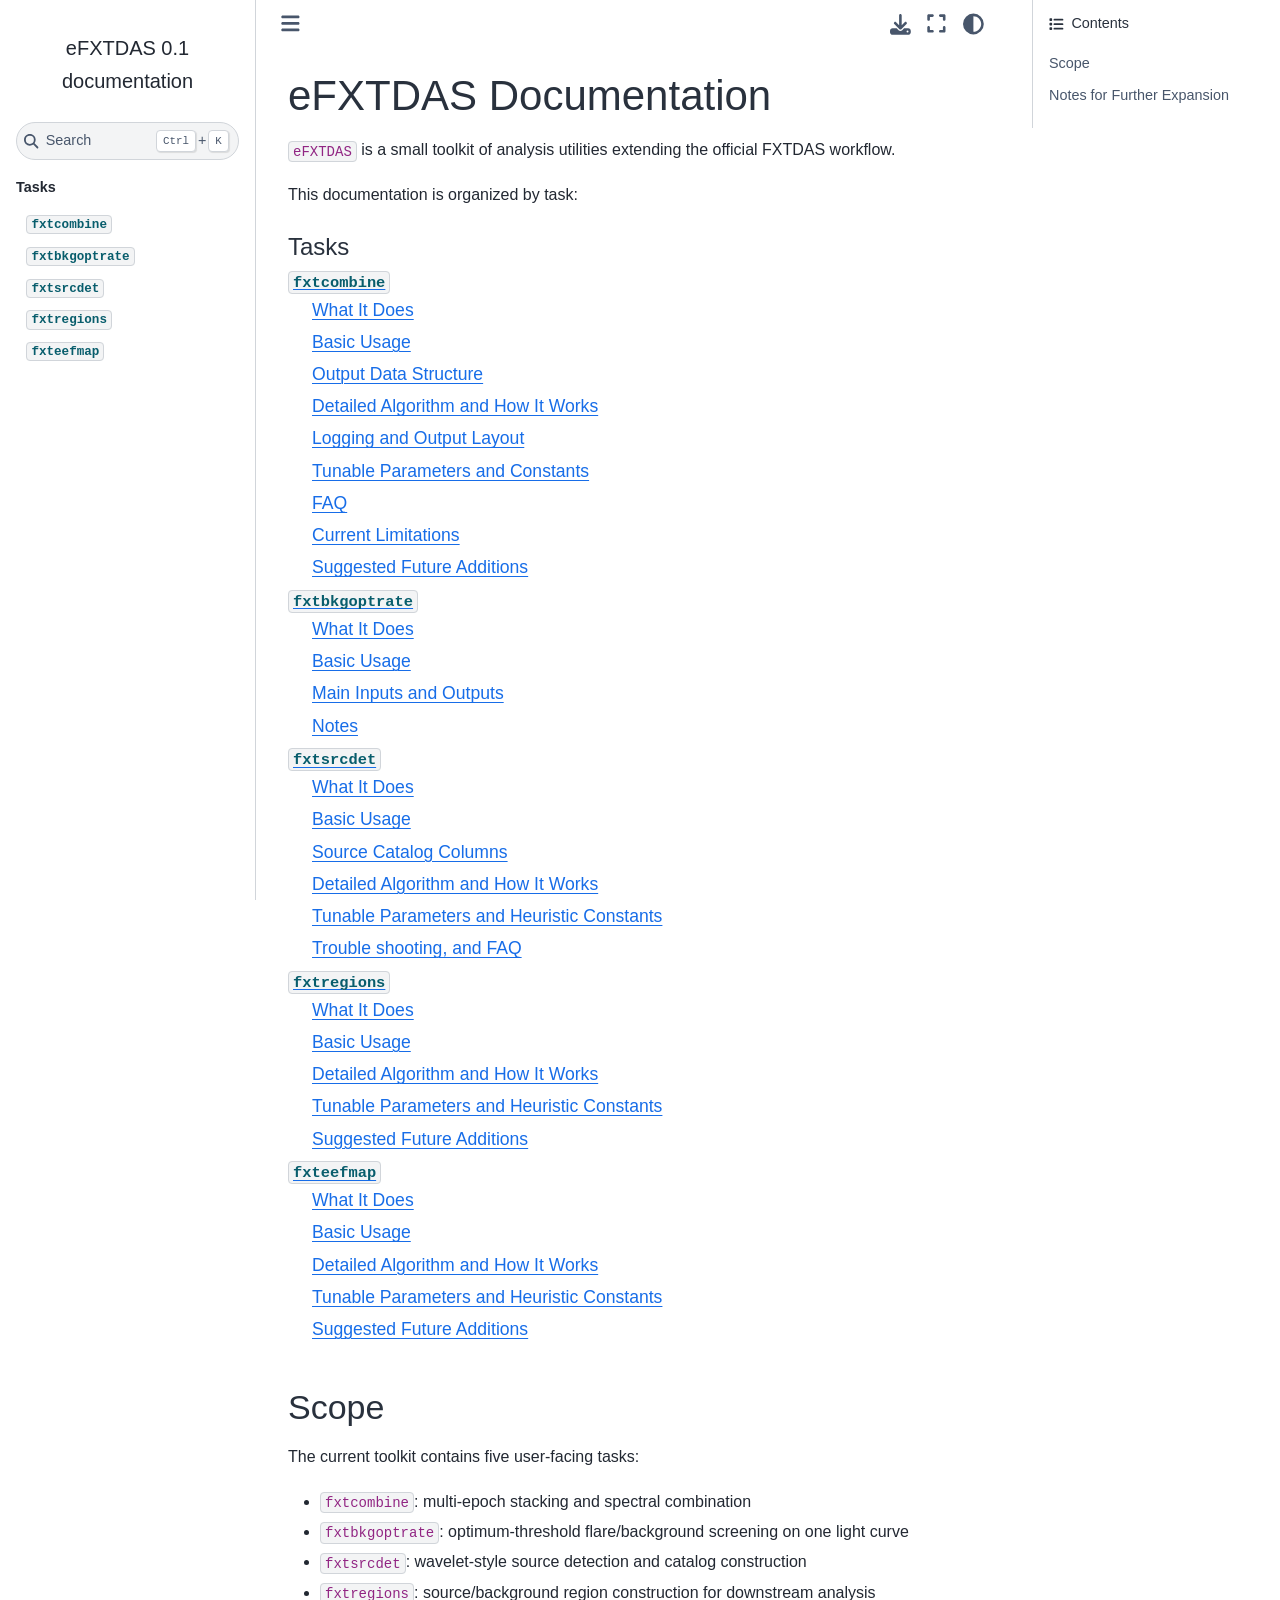
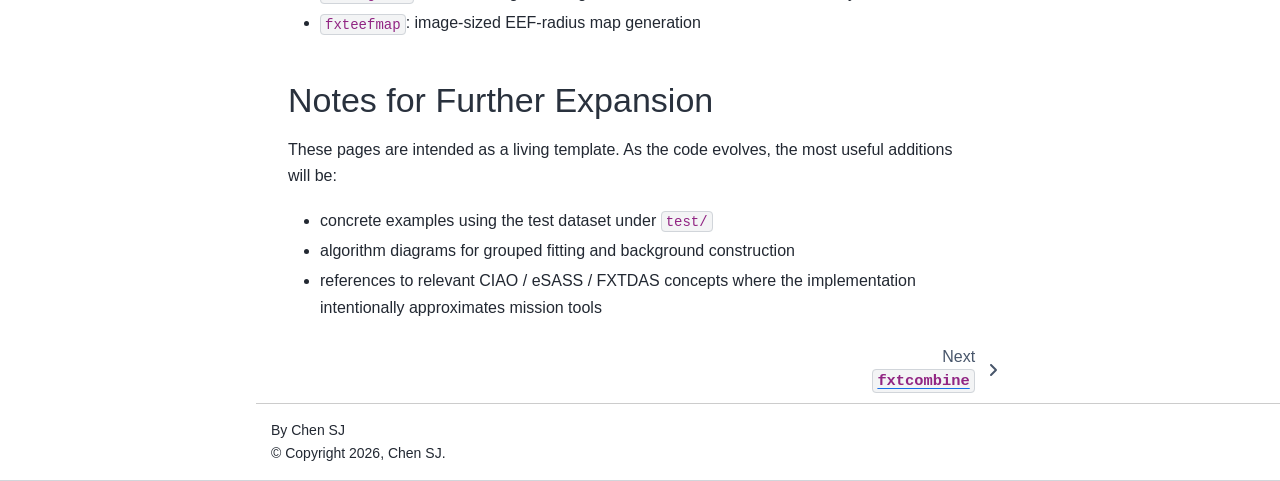
<file: docs/_build/html/index.html>
<!DOCTYPE html>


<html lang="en" data-content_root="./" >

  <head>
    <meta charset="utf-8" />
    <meta name="viewport" content="width=device-width, initial-scale=1.0" /><meta name="viewport" content="width=device-width, initial-scale=1" />

    <title>eFXTDAS Documentation &#8212; eFXTDAS 0.1 documentation</title>
  
  
  
  <script data-cfasync="false">
    document.documentElement.dataset.mode = localStorage.getItem("mode") || "";
    document.documentElement.dataset.theme = localStorage.getItem("theme") || "";
  </script>
  <!--
    this give us a css class that will be invisible only if js is disabled
  -->
  <noscript>
    <style>
      .pst-js-only { display: none !important; }

    </style>
  </noscript>
  
  <!-- Loaded before other Sphinx assets -->
  <link href="_static/styles/theme.css?digest=8878045cc6db502f8baf" rel="stylesheet" />
<link href="_static/styles/pydata-sphinx-theme.css?digest=8878045cc6db502f8baf" rel="stylesheet" />

    <link rel="stylesheet" type="text/css" href="_static/pygments.css?v=8f2a1f02" />
    <link rel="stylesheet" type="text/css" href="_static/styles/sphinx-book-theme.css?v=3c74b3bc" />
    <link rel="stylesheet" type="text/css" href="_static/custom.css?v=6dabc696" />
  
  <!-- So that users can add custom icons -->
  <script src="_static/scripts/fontawesome.js?digest=8878045cc6db502f8baf"></script>
  <!-- Pre-loaded scripts that we'll load fully later -->
  <link rel="preload" as="script" href="_static/scripts/bootstrap.js?digest=8878045cc6db502f8baf" />
<link rel="preload" as="script" href="_static/scripts/pydata-sphinx-theme.js?digest=8878045cc6db502f8baf" />

    <script src="_static/documentation_options.js?v=e1a75a79"></script>
    <script src="_static/doctools.js?v=9bcbadda"></script>
    <script src="_static/sphinx_highlight.js?v=dc90522c"></script>
    <script src="_static/scripts/sphinx-book-theme.js?v=fab101a9"></script>
    <script>DOCUMENTATION_OPTIONS.pagename = 'index';</script>
    <link rel="index" title="Index" href="genindex.html" />
    <link rel="search" title="Search" href="search.html" />
    <link rel="next" title="fxtcombine" href="fxtcombine.html" />
  <meta name="viewport" content="width=device-width, initial-scale=1"/>
  <meta name="docsearch:language" content="en"/>
  <meta name="docsearch:version" content="" />
  </head>
  
  
  <body data-bs-spy="scroll" data-bs-target=".bd-toc-nav" data-offset="180" data-bs-root-margin="0px 0px -60%" data-default-mode="">

  
  
  <div id="pst-skip-link" class="skip-link d-print-none"><a href="#main-content">Skip to main content</a></div>
  
  <div id="pst-scroll-pixel-helper"></div>
  
  <button type="button" class="btn rounded-pill" id="pst-back-to-top">
    <i class="fa-solid fa-arrow-up"></i>Back to top</button>

  
  <dialog id="pst-search-dialog">
    
<form class="bd-search d-flex align-items-center"
      action="search.html"
      method="get">
  <i class="fa-solid fa-magnifying-glass"></i>
  <input type="search"
         class="form-control"
         name="q"
         placeholder="Search..."
         aria-label="Search..."
         autocomplete="off"
         autocorrect="off"
         autocapitalize="off"
         spellcheck="false"/>
  <span class="search-button__kbd-shortcut"><kbd class="kbd-shortcut__modifier">Ctrl</kbd>+<kbd>K</kbd></span>
</form>
  </dialog>

  <div class="pst-async-banner-revealer d-none">
  <aside id="bd-header-version-warning" class="d-none d-print-none" aria-label="Version warning"></aside>
</div>

  
    <header class="bd-header navbar navbar-expand-lg bd-navbar d-print-none">
    </header>
  

  <div class="bd-container">
    <div class="bd-container__inner bd-page-width">
      
      
      
        
      
      <dialog id="pst-primary-sidebar-modal"></dialog>
      <div id="pst-primary-sidebar" class="bd-sidebar-primary bd-sidebar">
        

  
  <div class="sidebar-header-items sidebar-primary__section">
    
    
    
    
  </div>
  
    <div class="sidebar-primary-items__start sidebar-primary__section">
        <div class="sidebar-primary-item">

  
    
  

<a class="navbar-brand logo" href="#">
  
  
  
  
  
  
    <p class="title logo__title">eFXTDAS 0.1 documentation</p>
  
</a></div>
        <div class="sidebar-primary-item">

<button class="btn search-button-field search-button__button pst-js-only" title="Search" aria-label="Search" data-bs-placement="bottom" data-bs-toggle="tooltip">
 <i class="fa-solid fa-magnifying-glass"></i>
 <span class="search-button__default-text">Search</span>
 <span class="search-button__kbd-shortcut"><kbd class="kbd-shortcut__modifier">Ctrl</kbd>+<kbd class="kbd-shortcut__modifier">K</kbd></span>
</button></div>
        <div class="sidebar-primary-item"><nav class="bd-links bd-docs-nav" aria-label="Main">
    <div class="bd-toc-item navbar-nav active">
        <p aria-level="2" class="caption" role="heading"><span class="caption-text">Tasks</span></p>
<ul class="nav bd-sidenav">
<li class="toctree-l1"><a class="reference internal" href="fxtcombine.html"><code class="docutils literal notranslate"><span class="pre">fxtcombine</span></code></a></li>
<li class="toctree-l1"><a class="reference internal" href="fxtbkgoptrate.html"><code class="docutils literal notranslate"><span class="pre">fxtbkgoptrate</span></code></a></li>
<li class="toctree-l1"><a class="reference internal" href="fxtsrcdet.html"><code class="docutils literal notranslate"><span class="pre">fxtsrcdet</span></code></a></li>
<li class="toctree-l1"><a class="reference internal" href="fxtregions.html"><code class="docutils literal notranslate"><span class="pre">fxtregions</span></code></a></li>
<li class="toctree-l1"><a class="reference internal" href="fxteefmap.html"><code class="docutils literal notranslate"><span class="pre">fxteefmap</span></code></a></li>
</ul>

    </div>
</nav></div>
    </div>
  
  
  <div class="sidebar-primary-items__end sidebar-primary__section">
      <div class="sidebar-primary-item">
<div id="ethical-ad-placement"
      class="flat"
      data-ea-publisher="readthedocs"
      data-ea-type="readthedocs-sidebar"
      data-ea-manual="true">
</div></div>
  </div>


      </div>
      
      <main id="main-content" class="bd-main" role="main">
        
        

<div class="sbt-scroll-pixel-helper"></div>

          <div class="bd-content">
            <div class="bd-article-container">
              
              <div class="bd-header-article d-print-none">
<div class="header-article-items header-article__inner">
  
    <div class="header-article-items__start">
      
        <div class="header-article-item"><button class="sidebar-toggle primary-toggle btn btn-sm" title="Toggle primary sidebar" data-bs-placement="bottom" data-bs-toggle="tooltip">
  <span class="fa-solid fa-bars"></span>
</button></div>
      
    </div>
  
  
    <div class="header-article-items__end">
      
        <div class="header-article-item">

<div class="article-header-buttons">





<div class="dropdown dropdown-download-buttons">
  <button class="btn dropdown-toggle" type="button" data-bs-toggle="dropdown" aria-expanded="false" aria-label="Download this page">
    <i class="fas fa-download"></i>
  </button>
  <ul class="dropdown-menu">
      
      
      
      <li><a href="_sources/index.md" target="_blank"
   class="btn btn-sm btn-download-source-button dropdown-item"
   title="Download source file"
   data-bs-placement="left" data-bs-toggle="tooltip"
>
  

<span class="btn__icon-container">
  <i class="fas fa-file"></i>
  </span>
<span class="btn__text-container">.md</span>
</a>
</li>
      
      
      
      
      <li>
<button onclick="window.print()"
  class="btn btn-sm btn-download-pdf-button dropdown-item"
  title="Print to PDF"
  data-bs-placement="left" data-bs-toggle="tooltip"
>
  

<span class="btn__icon-container">
  <i class="fas fa-file-pdf"></i>
  </span>
<span class="btn__text-container">.pdf</span>
</button>
</li>
      
  </ul>
</div>




<button onclick="toggleFullScreen()"
  class="btn btn-sm btn-fullscreen-button pst-navbar-icon"
  title="Fullscreen mode"
  data-bs-placement="bottom" data-bs-toggle="tooltip"
>
  

<span class="btn__icon-container">
  <i class="fas fa-expand"></i>
  </span>

</button>



<button class="btn btn-sm nav-link pst-navbar-icon theme-switch-button pst-js-only" aria-label="Color mode" data-bs-title="Color mode"  data-bs-placement="bottom" data-bs-toggle="tooltip">
  <i class="theme-switch fa-solid fa-sun                fa-lg" data-mode="light" title="Light"></i>
  <i class="theme-switch fa-solid fa-moon               fa-lg" data-mode="dark"  title="Dark"></i>
  <i class="theme-switch fa-solid fa-circle-half-stroke fa-lg" data-mode="auto"  title="System Settings"></i>
</button>


<button class="btn btn-sm pst-navbar-icon search-button search-button__button pst-js-only" title="Search" aria-label="Search" data-bs-placement="bottom" data-bs-toggle="tooltip">
    <i class="fa-solid fa-magnifying-glass fa-lg"></i>
</button>
<button class="sidebar-toggle secondary-toggle btn btn-sm pst-navbar-icon" title="Toggle secondary sidebar" data-bs-placement="bottom" data-bs-toggle="tooltip">
    <span class="fa-solid fa-list"></span>
</button>
</div></div>
      
    </div>
  
</div>
</div>
              
              

<div id="jb-print-docs-body" class="onlyprint">
    <h1>eFXTDAS Documentation</h1>
    <!-- Table of contents -->
    <div id="print-main-content">
        <div id="jb-print-toc">
            
            <div>
                <h2> Contents </h2>
            </div>
            <nav aria-label="Page">
                <ul class="visible nav section-nav flex-column">
<li class="toc-h2 nav-item toc-entry"><a class="reference internal nav-link" href="#scope">Scope</a></li>
<li class="toc-h2 nav-item toc-entry"><a class="reference internal nav-link" href="#notes-for-further-expansion">Notes for Further Expansion</a></li>
</ul>
            </nav>
        </div>
    </div>
</div>

              
                
<div id="searchbox"></div>
                <article class="bd-article">
                  
  <section id="efxtdas-documentation">
<h1>eFXTDAS Documentation<a class="headerlink" href="#efxtdas-documentation" title="Link to this heading">#</a></h1>
<p><code class="docutils literal notranslate"><span class="pre">eFXTDAS</span></code> is a small toolkit of analysis utilities extending the official FXTDAS workflow.</p>
<p>This documentation is organized by task:</p>
<div class="toctree-wrapper compound">
<p aria-level="2" class="caption" role="heading"><span class="caption-text">Tasks</span></p>
<ul>
<li class="toctree-l1"><a class="reference internal" href="fxtcombine.html"><code class="docutils literal notranslate"><span class="pre">fxtcombine</span></code></a><ul>
<li class="toctree-l2"><a class="reference internal" href="fxtcombine.html#what-it-does">What It Does</a></li>
<li class="toctree-l2"><a class="reference internal" href="fxtcombine.html#basic-usage">Basic Usage</a></li>
<li class="toctree-l2"><a class="reference internal" href="fxtcombine.html#output-data-structure">Output Data Structure</a></li>
<li class="toctree-l2"><a class="reference internal" href="fxtcombine.html#detailed-algorithm-and-how-it-works">Detailed Algorithm and How It Works</a></li>
<li class="toctree-l2"><a class="reference internal" href="fxtcombine.html#logging-and-output-layout">Logging and Output Layout</a></li>
<li class="toctree-l2"><a class="reference internal" href="fxtcombine.html#tunable-parameters-and-constants">Tunable Parameters and Constants</a></li>
<li class="toctree-l2"><a class="reference internal" href="fxtcombine.html#faq">FAQ</a></li>
<li class="toctree-l2"><a class="reference internal" href="fxtcombine.html#current-limitations">Current Limitations</a></li>
<li class="toctree-l2"><a class="reference internal" href="fxtcombine.html#suggested-future-additions">Suggested Future Additions</a></li>
</ul>
</li>
<li class="toctree-l1"><a class="reference internal" href="fxtbkgoptrate.html"><code class="docutils literal notranslate"><span class="pre">fxtbkgoptrate</span></code></a><ul>
<li class="toctree-l2"><a class="reference internal" href="fxtbkgoptrate.html#what-it-does">What It Does</a></li>
<li class="toctree-l2"><a class="reference internal" href="fxtbkgoptrate.html#basic-usage">Basic Usage</a></li>
<li class="toctree-l2"><a class="reference internal" href="fxtbkgoptrate.html#main-inputs-and-outputs">Main Inputs and Outputs</a></li>
<li class="toctree-l2"><a class="reference internal" href="fxtbkgoptrate.html#notes">Notes</a></li>
</ul>
</li>
<li class="toctree-l1"><a class="reference internal" href="fxtsrcdet.html"><code class="docutils literal notranslate"><span class="pre">fxtsrcdet</span></code></a><ul>
<li class="toctree-l2"><a class="reference internal" href="fxtsrcdet.html#what-it-does">What It Does</a></li>
<li class="toctree-l2"><a class="reference internal" href="fxtsrcdet.html#basic-usage">Basic Usage</a></li>
<li class="toctree-l2"><a class="reference internal" href="fxtsrcdet.html#source-catalog-columns">Source Catalog Columns</a></li>
<li class="toctree-l2"><a class="reference internal" href="fxtsrcdet.html#detailed-algorithm-and-how-it-works">Detailed Algorithm and How It Works</a></li>
<li class="toctree-l2"><a class="reference internal" href="fxtsrcdet.html#tunable-parameters-and-heuristic-constants">Tunable Parameters and Heuristic Constants</a></li>
<li class="toctree-l2"><a class="reference internal" href="fxtsrcdet.html#trouble-shooting-and-faq">Trouble shooting, and FAQ</a></li>
</ul>
</li>
<li class="toctree-l1"><a class="reference internal" href="fxtregions.html"><code class="docutils literal notranslate"><span class="pre">fxtregions</span></code></a><ul>
<li class="toctree-l2"><a class="reference internal" href="fxtregions.html#what-it-does">What It Does</a></li>
<li class="toctree-l2"><a class="reference internal" href="fxtregions.html#basic-usage">Basic Usage</a></li>
<li class="toctree-l2"><a class="reference internal" href="fxtregions.html#detailed-algorithm-and-how-it-works">Detailed Algorithm and How It Works</a></li>
<li class="toctree-l2"><a class="reference internal" href="fxtregions.html#tunable-parameters-and-heuristic-constants">Tunable Parameters and Heuristic Constants</a></li>
<li class="toctree-l2"><a class="reference internal" href="fxtregions.html#suggested-future-additions">Suggested Future Additions</a></li>
</ul>
</li>
<li class="toctree-l1"><a class="reference internal" href="fxteefmap.html"><code class="docutils literal notranslate"><span class="pre">fxteefmap</span></code></a><ul>
<li class="toctree-l2"><a class="reference internal" href="fxteefmap.html#what-it-does">What It Does</a></li>
<li class="toctree-l2"><a class="reference internal" href="fxteefmap.html#basic-usage">Basic Usage</a></li>
<li class="toctree-l2"><a class="reference internal" href="fxteefmap.html#detailed-algorithm-and-how-it-works">Detailed Algorithm and How It Works</a></li>
<li class="toctree-l2"><a class="reference internal" href="fxteefmap.html#tunable-parameters-and-heuristic-constants">Tunable Parameters and Heuristic Constants</a></li>
<li class="toctree-l2"><a class="reference internal" href="fxteefmap.html#suggested-future-additions">Suggested Future Additions</a></li>
</ul>
</li>
</ul>
</div>
<section id="scope">
<h2>Scope<a class="headerlink" href="#scope" title="Link to this heading">#</a></h2>
<p>The current toolkit contains five user-facing tasks:</p>
<ul class="simple">
<li><p><code class="docutils literal notranslate"><span class="pre">fxtcombine</span></code>: multi-epoch stacking and spectral combination</p></li>
<li><p><code class="docutils literal notranslate"><span class="pre">fxtbkgoptrate</span></code>: optimum-threshold flare/background screening on one light curve</p></li>
<li><p><code class="docutils literal notranslate"><span class="pre">fxtsrcdet</span></code>: wavelet-style source detection and catalog construction</p></li>
<li><p><code class="docutils literal notranslate"><span class="pre">fxtregions</span></code>: source/background region construction for downstream analysis</p></li>
<li><p><code class="docutils literal notranslate"><span class="pre">fxteefmap</span></code>: image-sized EEF-radius map generation</p></li>
</ul>
</section>
<section id="notes-for-further-expansion">
<h2>Notes for Further Expansion<a class="headerlink" href="#notes-for-further-expansion" title="Link to this heading">#</a></h2>
<p>These pages are intended as a living template. As the code evolves, the most useful additions will be:</p>
<ul class="simple">
<li><p>concrete examples using the test dataset under <code class="docutils literal notranslate"><span class="pre">test/</span></code></p></li>
<li><p>algorithm diagrams for grouped fitting and background construction</p></li>
<li><p>references to relevant CIAO / eSASS / FXTDAS concepts where the implementation intentionally approximates mission tools</p></li>
</ul>
</section>
</section>


                </article>
              

              
              
              
              
                <footer class="prev-next-footer d-print-none">
                  
<div class="prev-next-area">
    <a class="right-next"
       href="fxtcombine.html"
       title="next page">
      <div class="prev-next-info">
        <p class="prev-next-subtitle">next</p>
        <p class="prev-next-title"><code class="docutils literal notranslate"><span class="pre">fxtcombine</span></code></p>
      </div>
      <i class="fa-solid fa-angle-right"></i>
    </a>
</div>
                </footer>
              
            </div>
            
            
              
                <dialog id="pst-secondary-sidebar-modal"></dialog>
                <div id="pst-secondary-sidebar" class="bd-sidebar-secondary bd-toc"><div class="sidebar-secondary-items sidebar-secondary__inner">


  <div class="sidebar-secondary-item"><div
    id="pst-page-navigation-heading-2"
    class="page-toc tocsection onthispage">
    <i class="fa-solid fa-list"></i> Contents
  </div>
  <nav id="pst-page-toc-nav" class="page-toc" aria-labelledby="pst-page-navigation-heading-2">
    <ul class="visible nav section-nav flex-column">
<li class="toc-h2 nav-item toc-entry"><a class="reference internal nav-link" href="#scope">Scope</a></li>
<li class="toc-h2 nav-item toc-entry"><a class="reference internal nav-link" href="#notes-for-further-expansion">Notes for Further Expansion</a></li>
</ul>
  </nav></div>

</div></div>
              
            
          </div>
          <footer class="bd-footer-content">
            
<div class="bd-footer-content__inner container">
  
  <div class="footer-item">
    
<p class="component-author">
By Chen SJ
</p>

  </div>
  
  <div class="footer-item">
    

  <p class="copyright">
    
      © Copyright 2026, Chen SJ.
      <br/>
    
  </p>

  </div>
  
  <div class="footer-item">
    
  </div>
  
  <div class="footer-item">
    
  </div>
  
</div>
          </footer>
        

      </main>
    </div>
  </div>
  
  <!-- Scripts loaded after <body> so the DOM is not blocked -->
  <script defer src="_static/scripts/bootstrap.js?digest=8878045cc6db502f8baf"></script>
<script defer src="_static/scripts/pydata-sphinx-theme.js?digest=8878045cc6db502f8baf"></script>

  <footer class="bd-footer">
  </footer>
  </body>
</html>
</file>
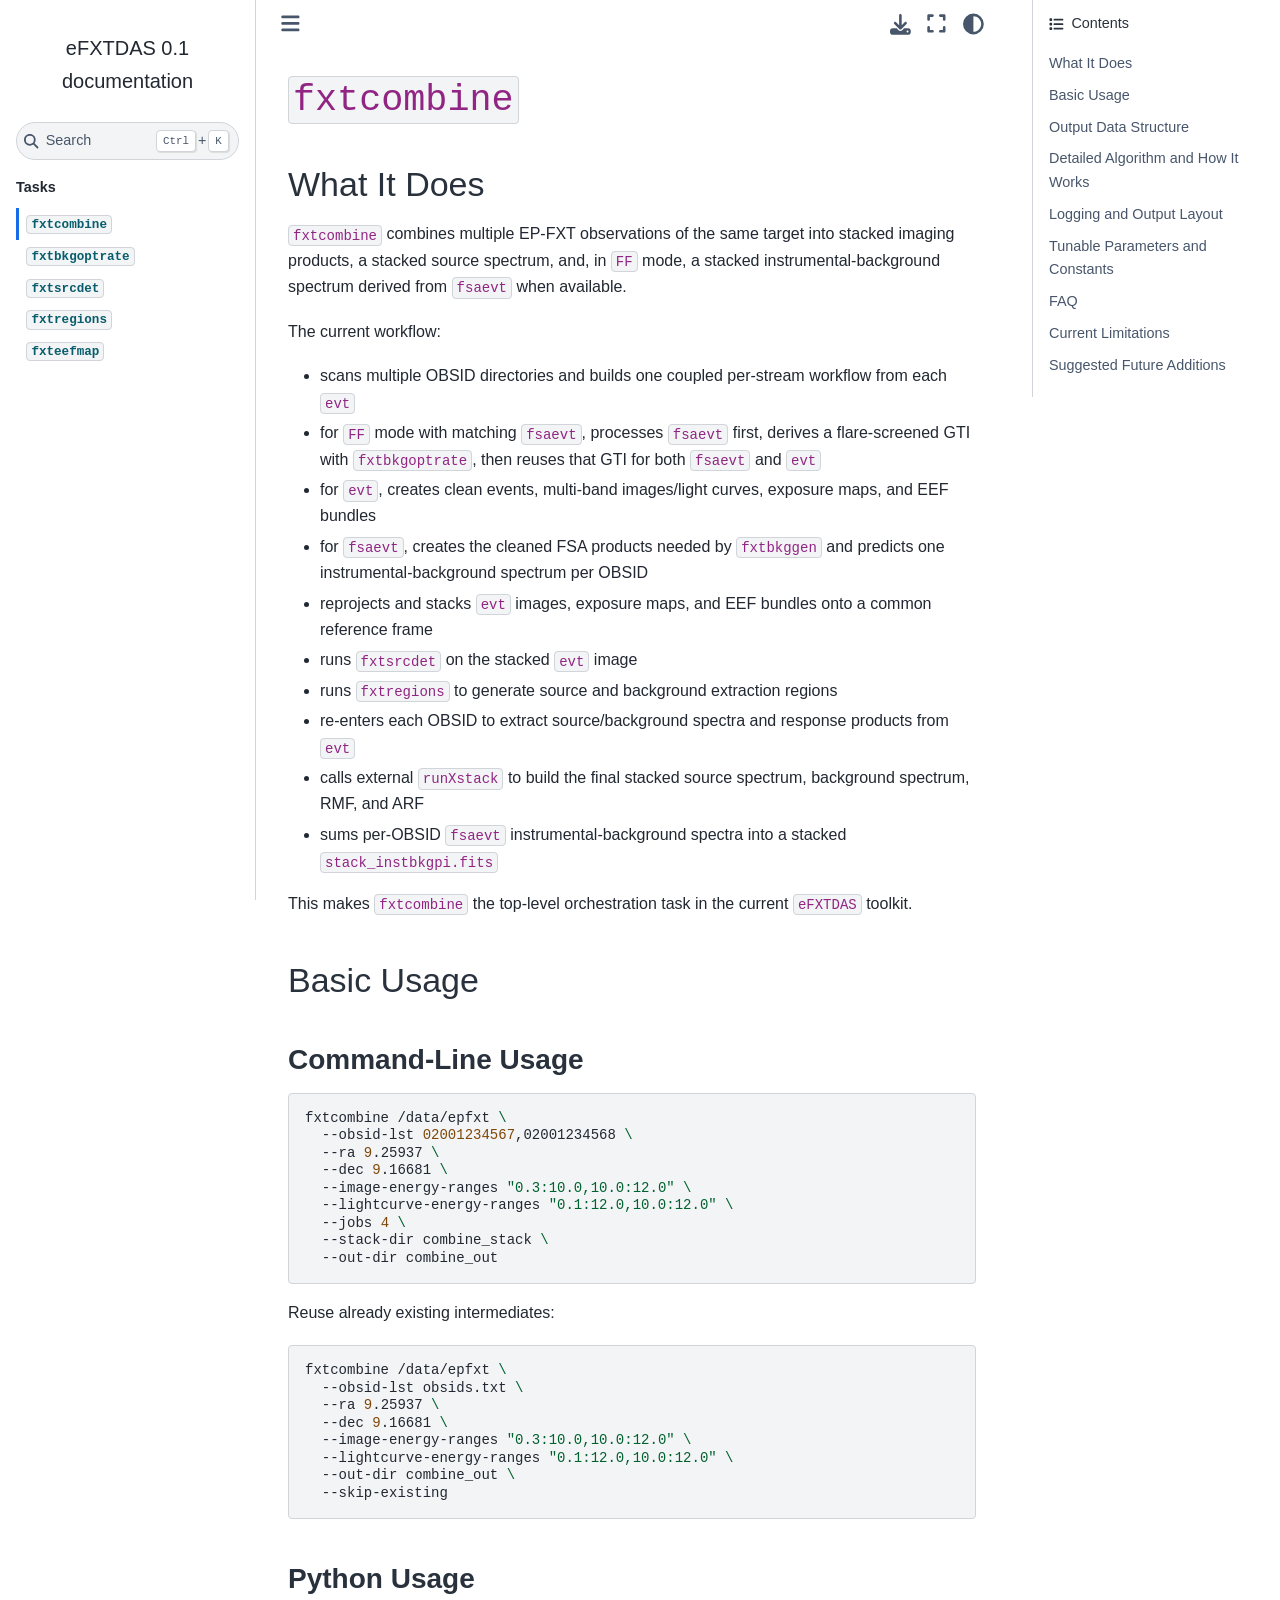
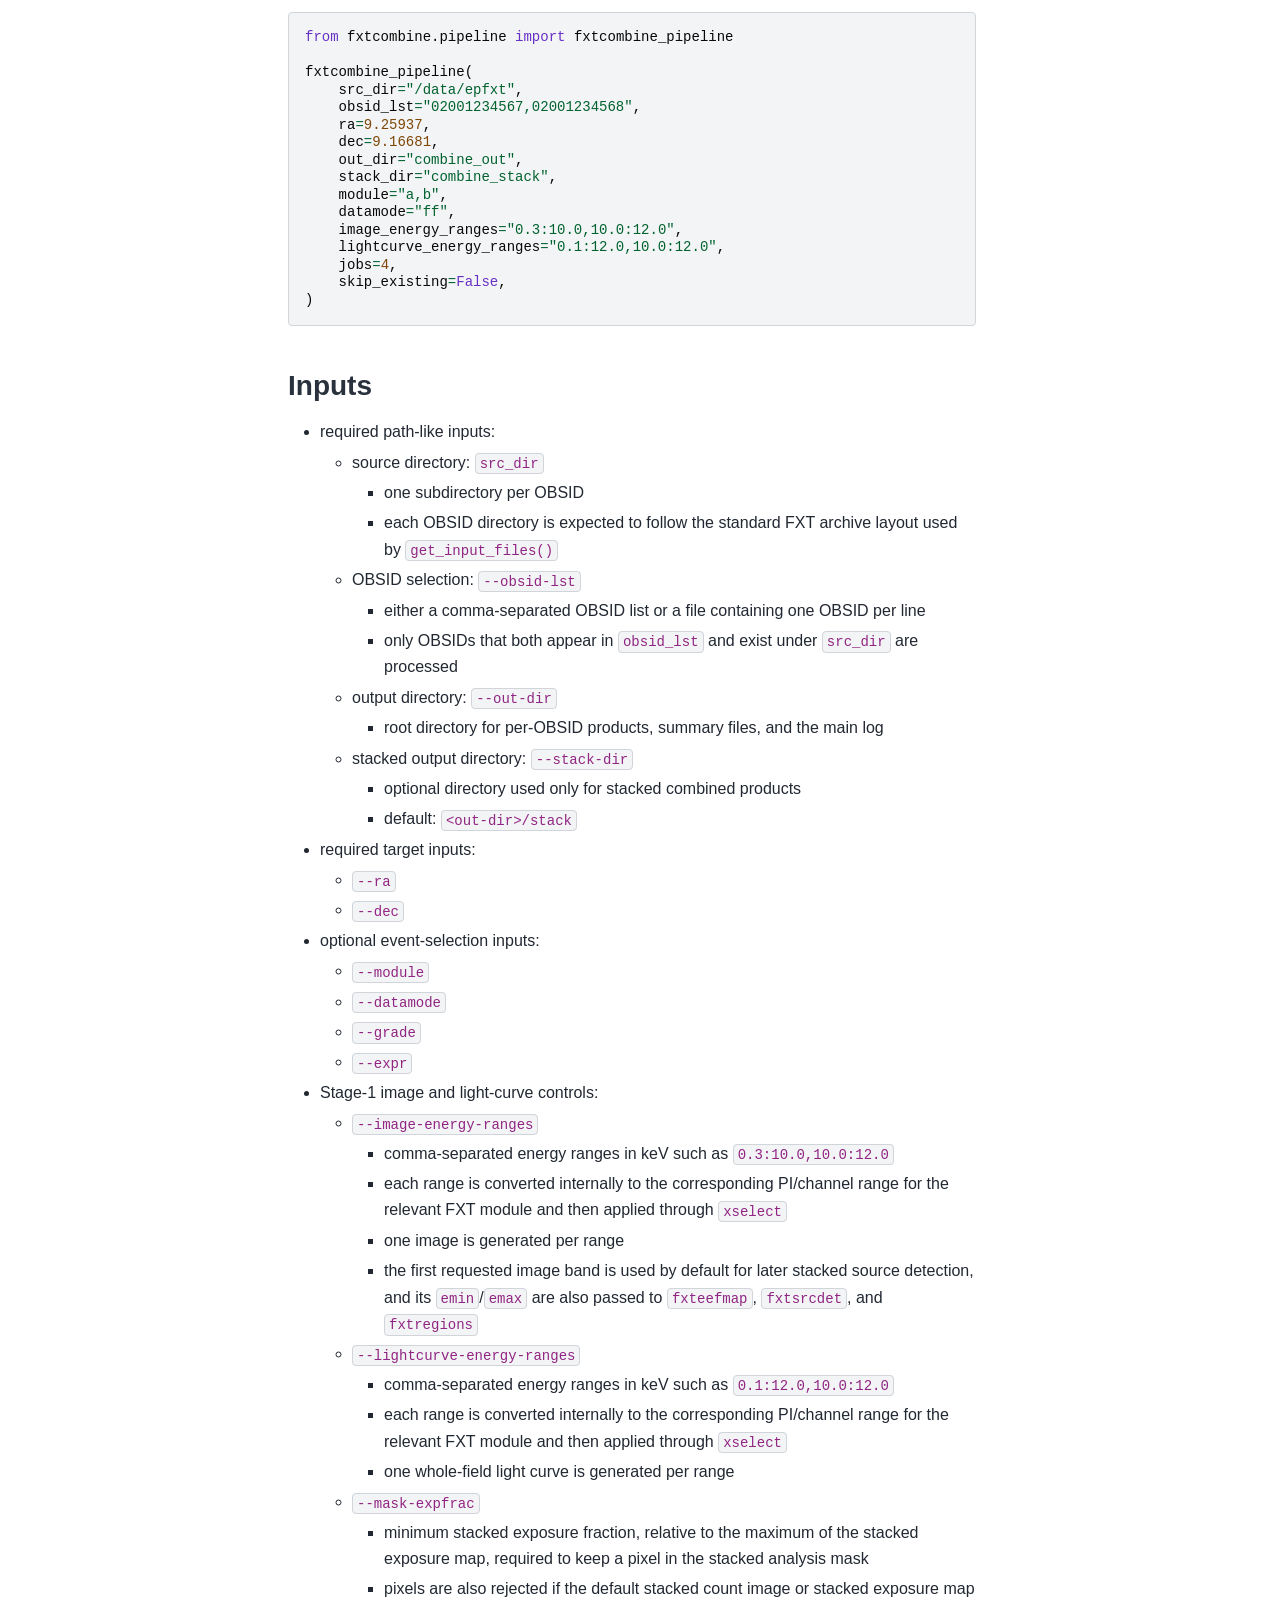
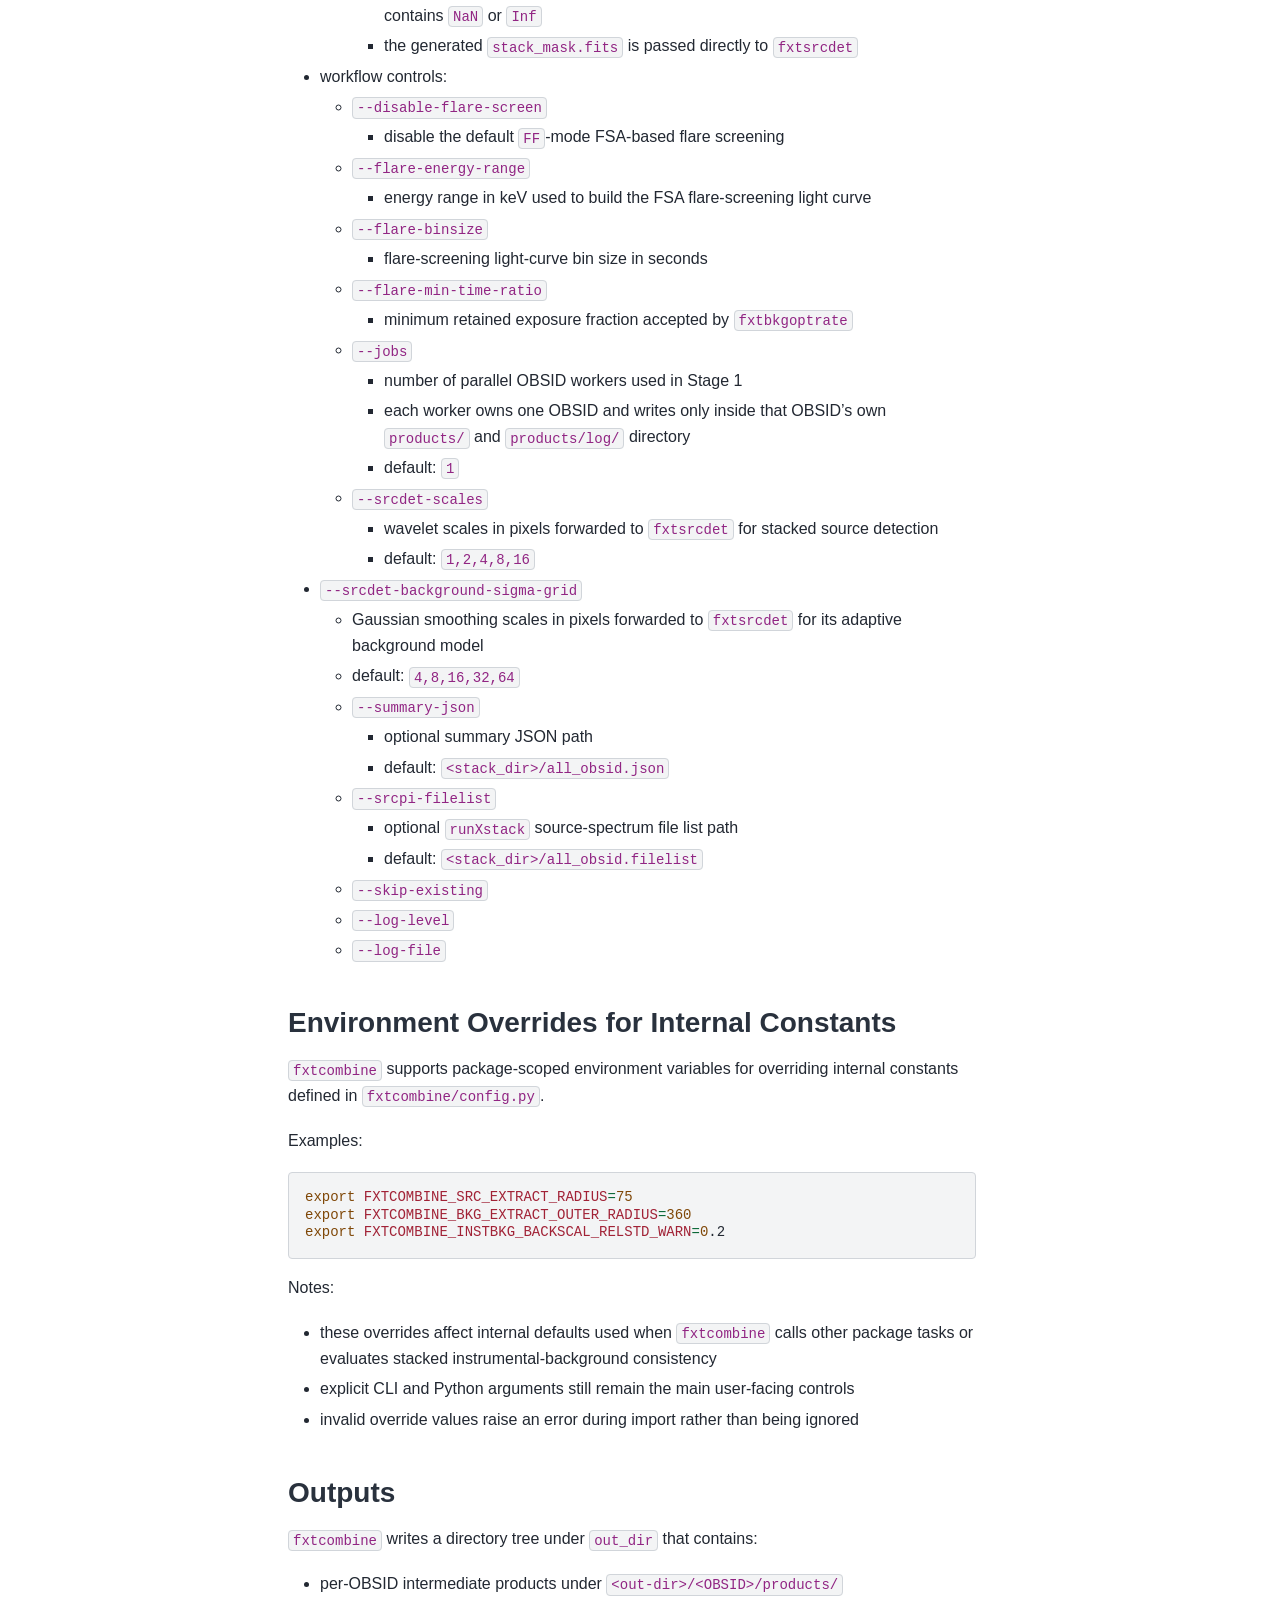
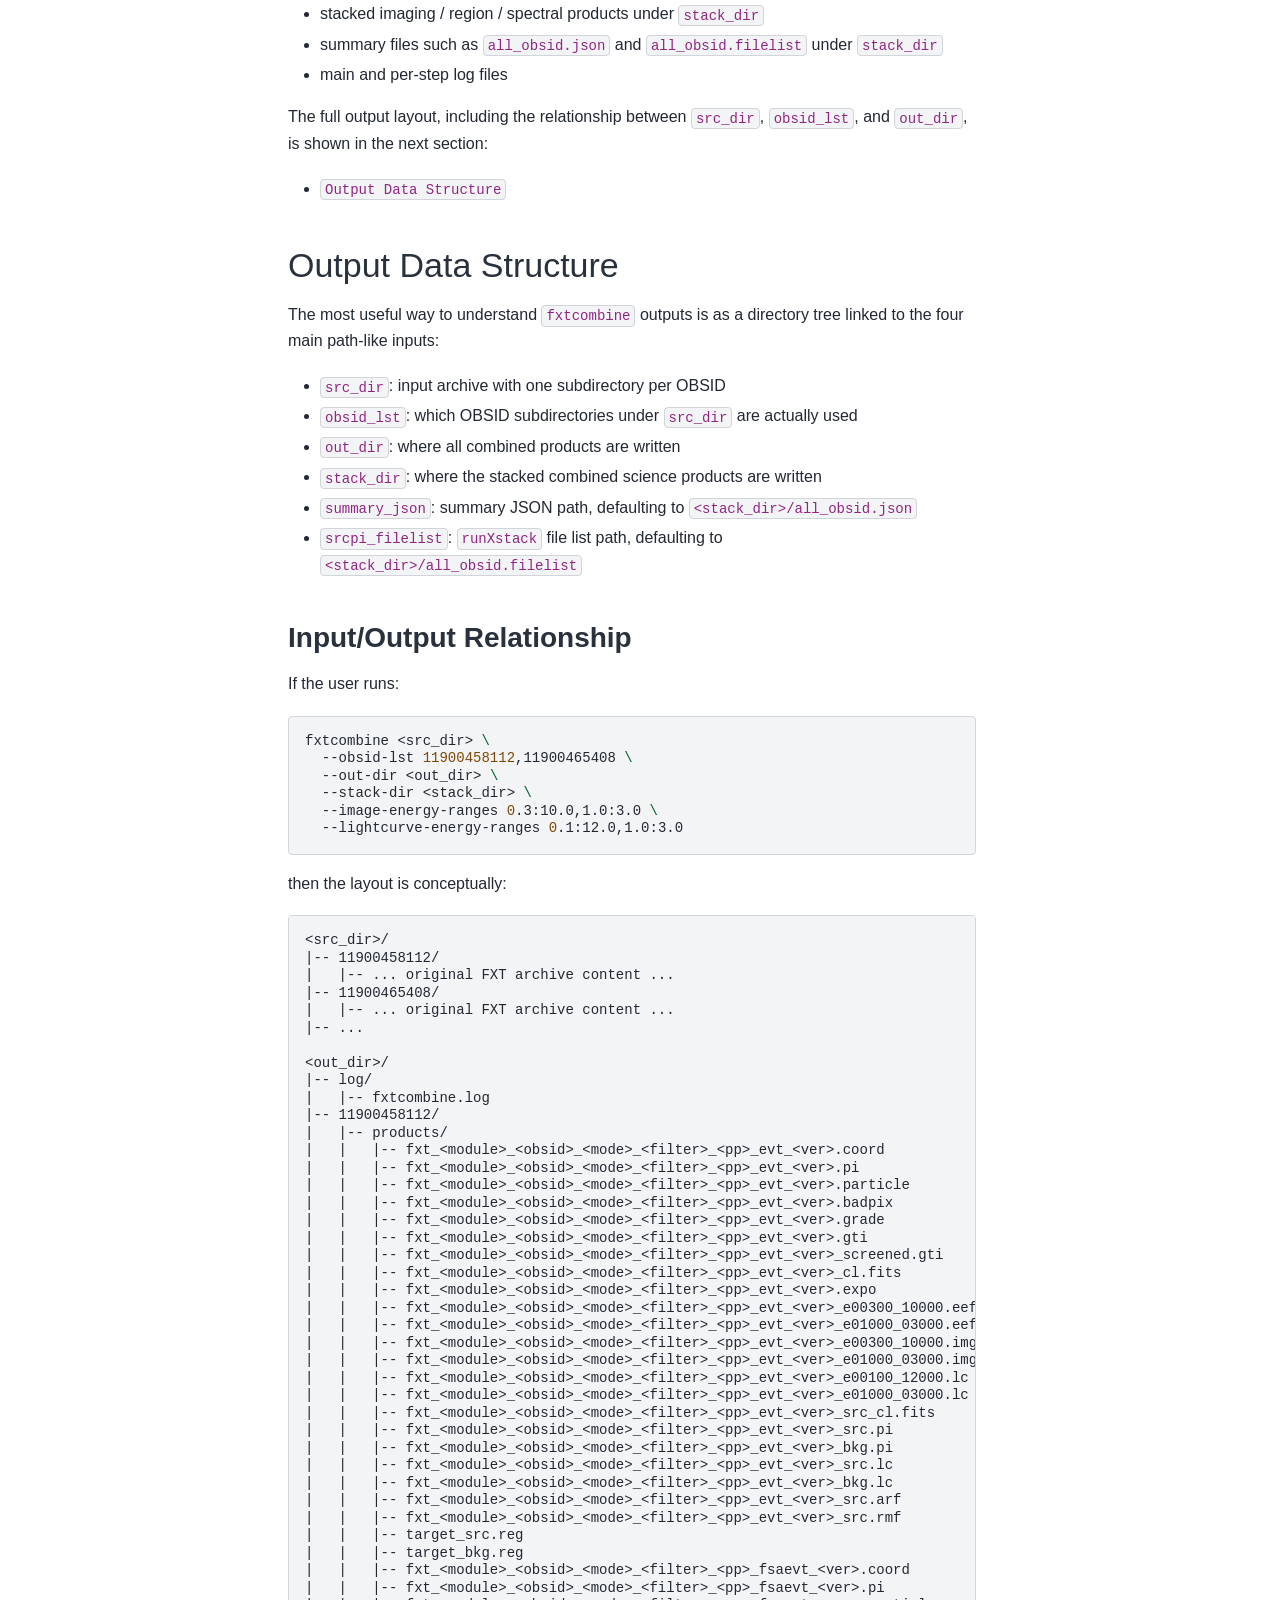
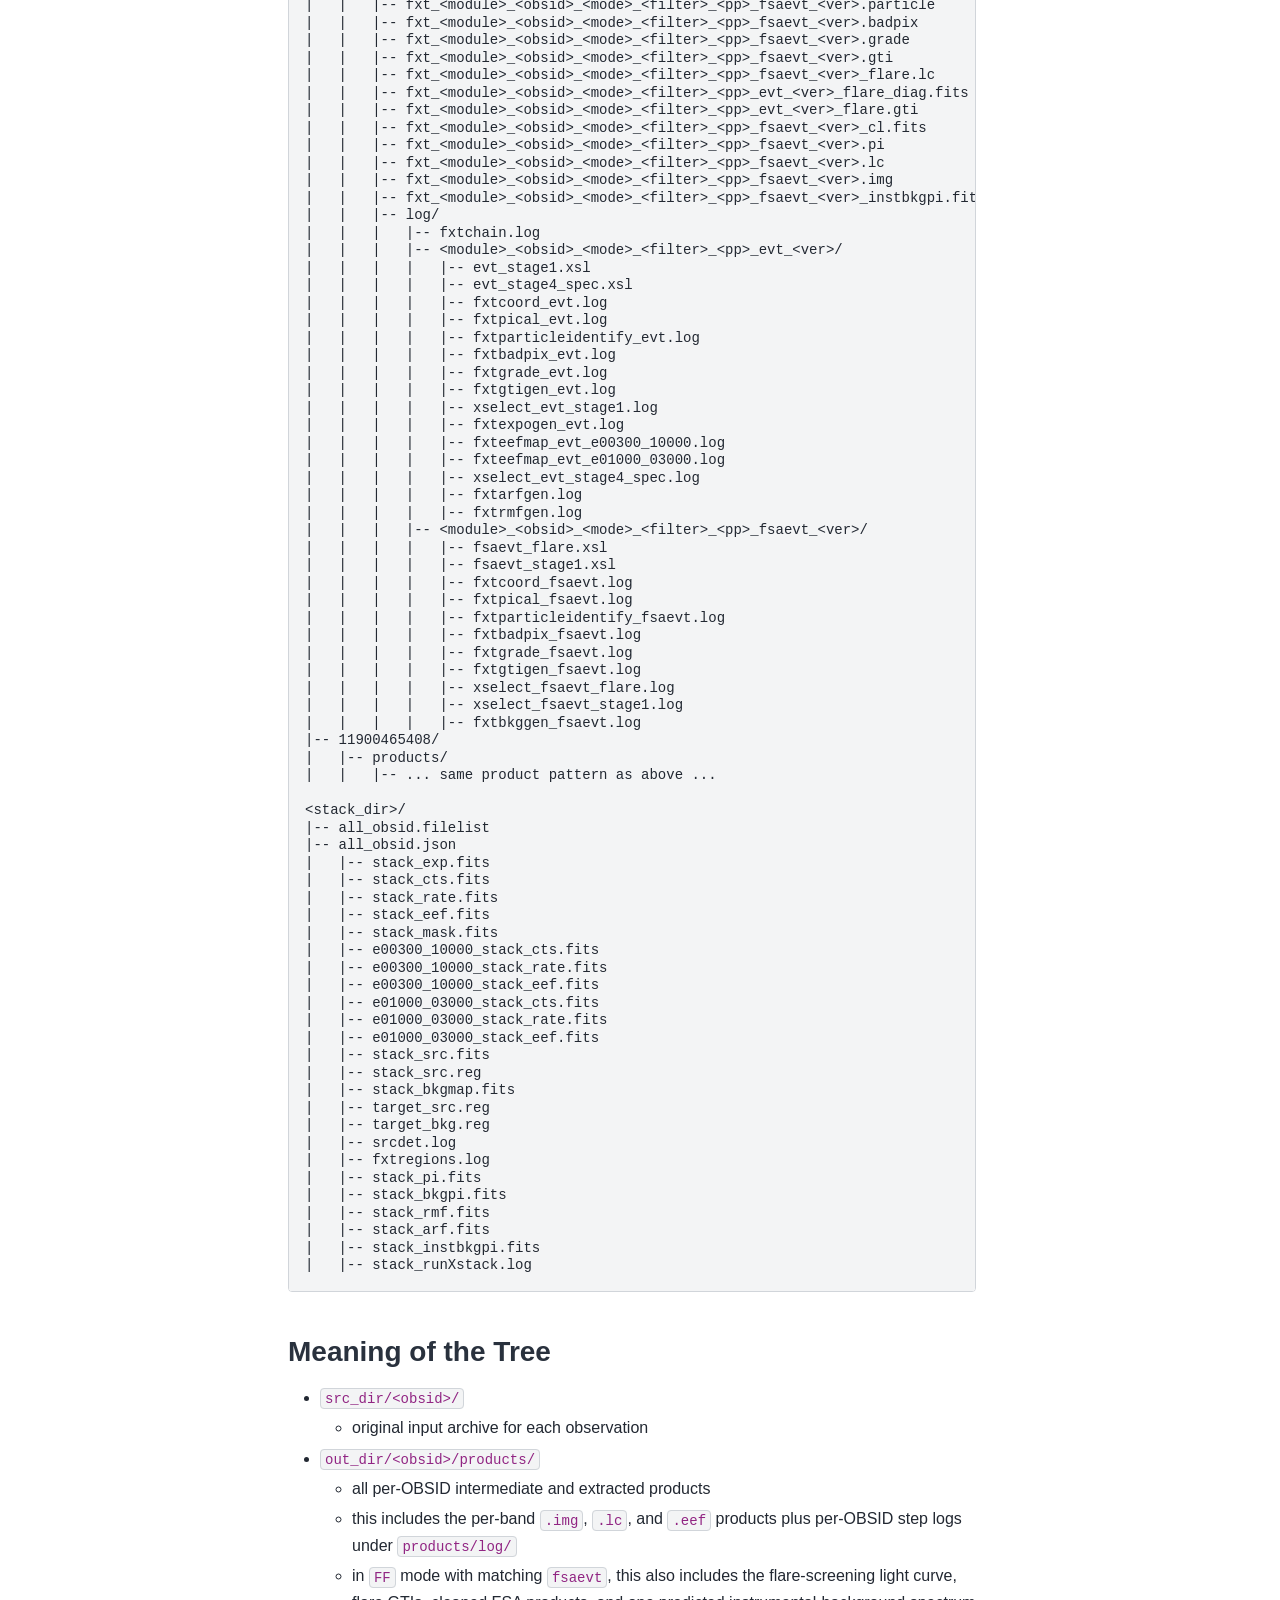
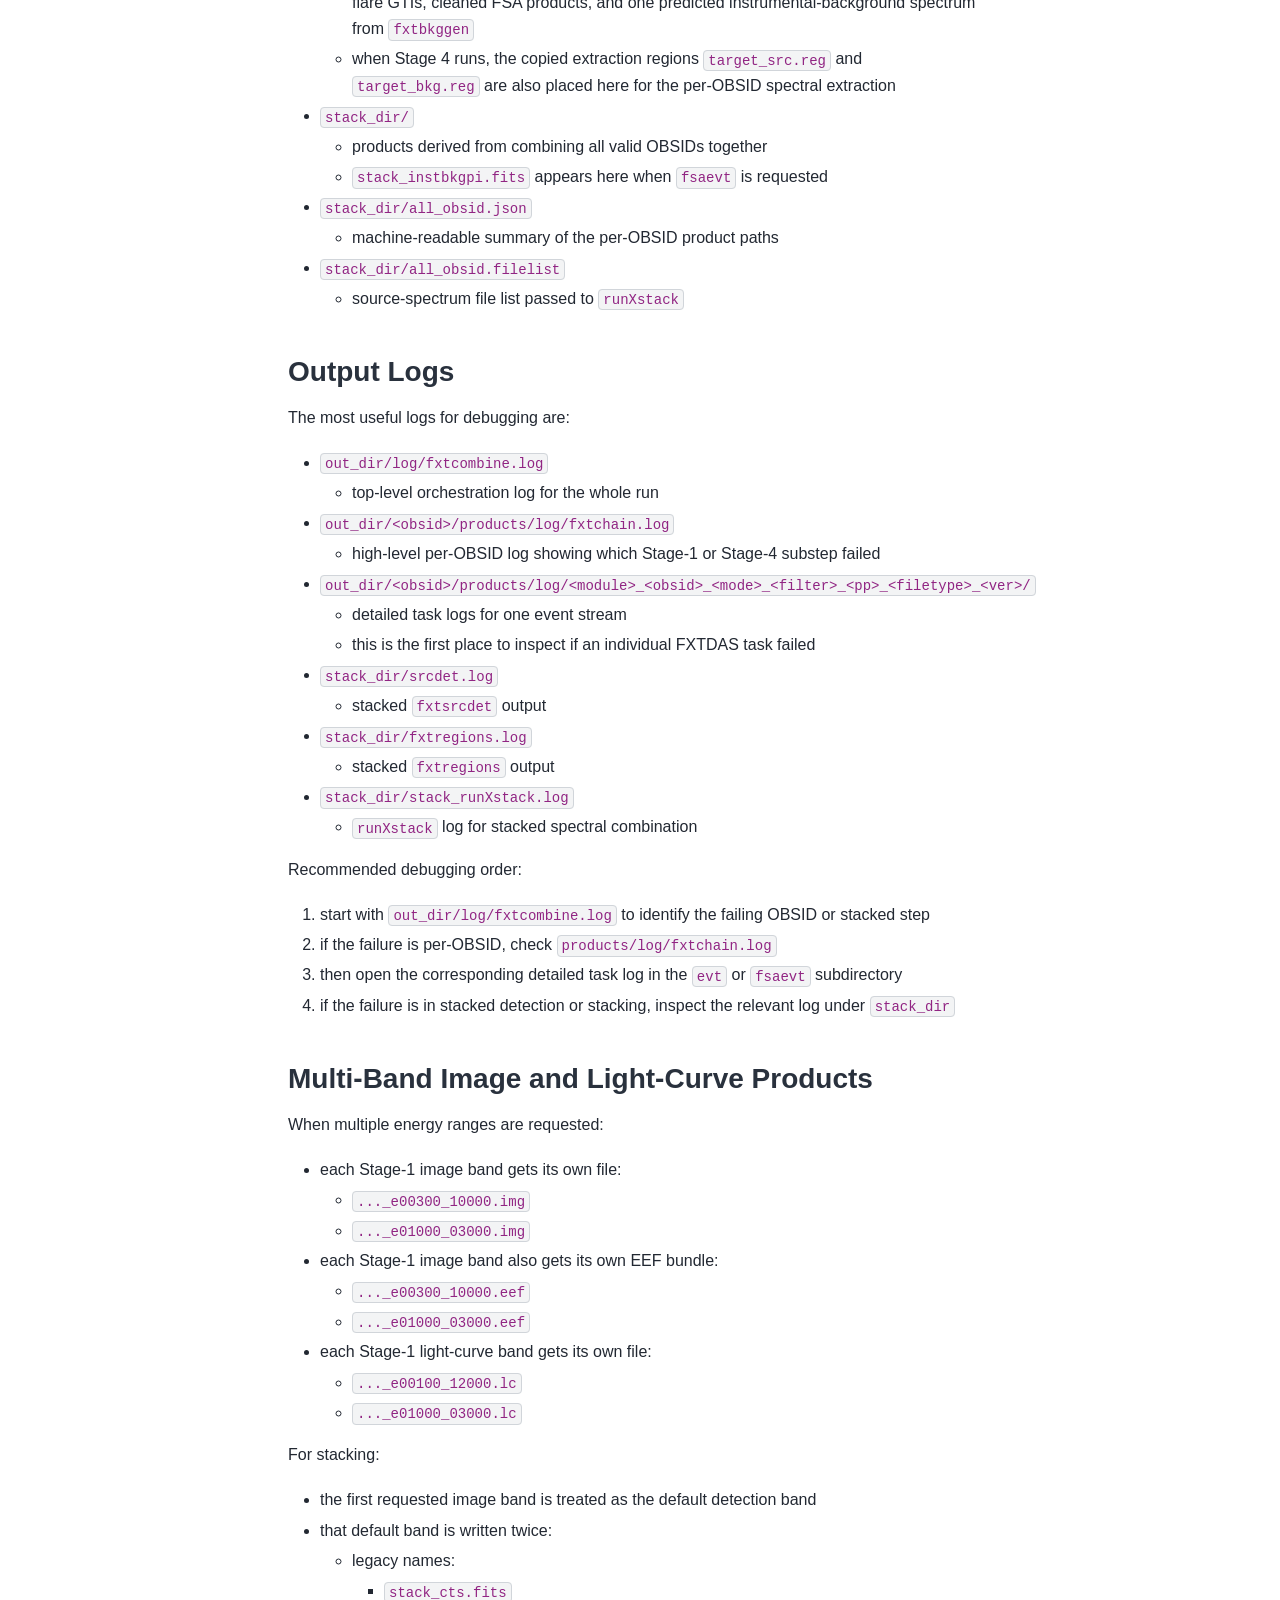
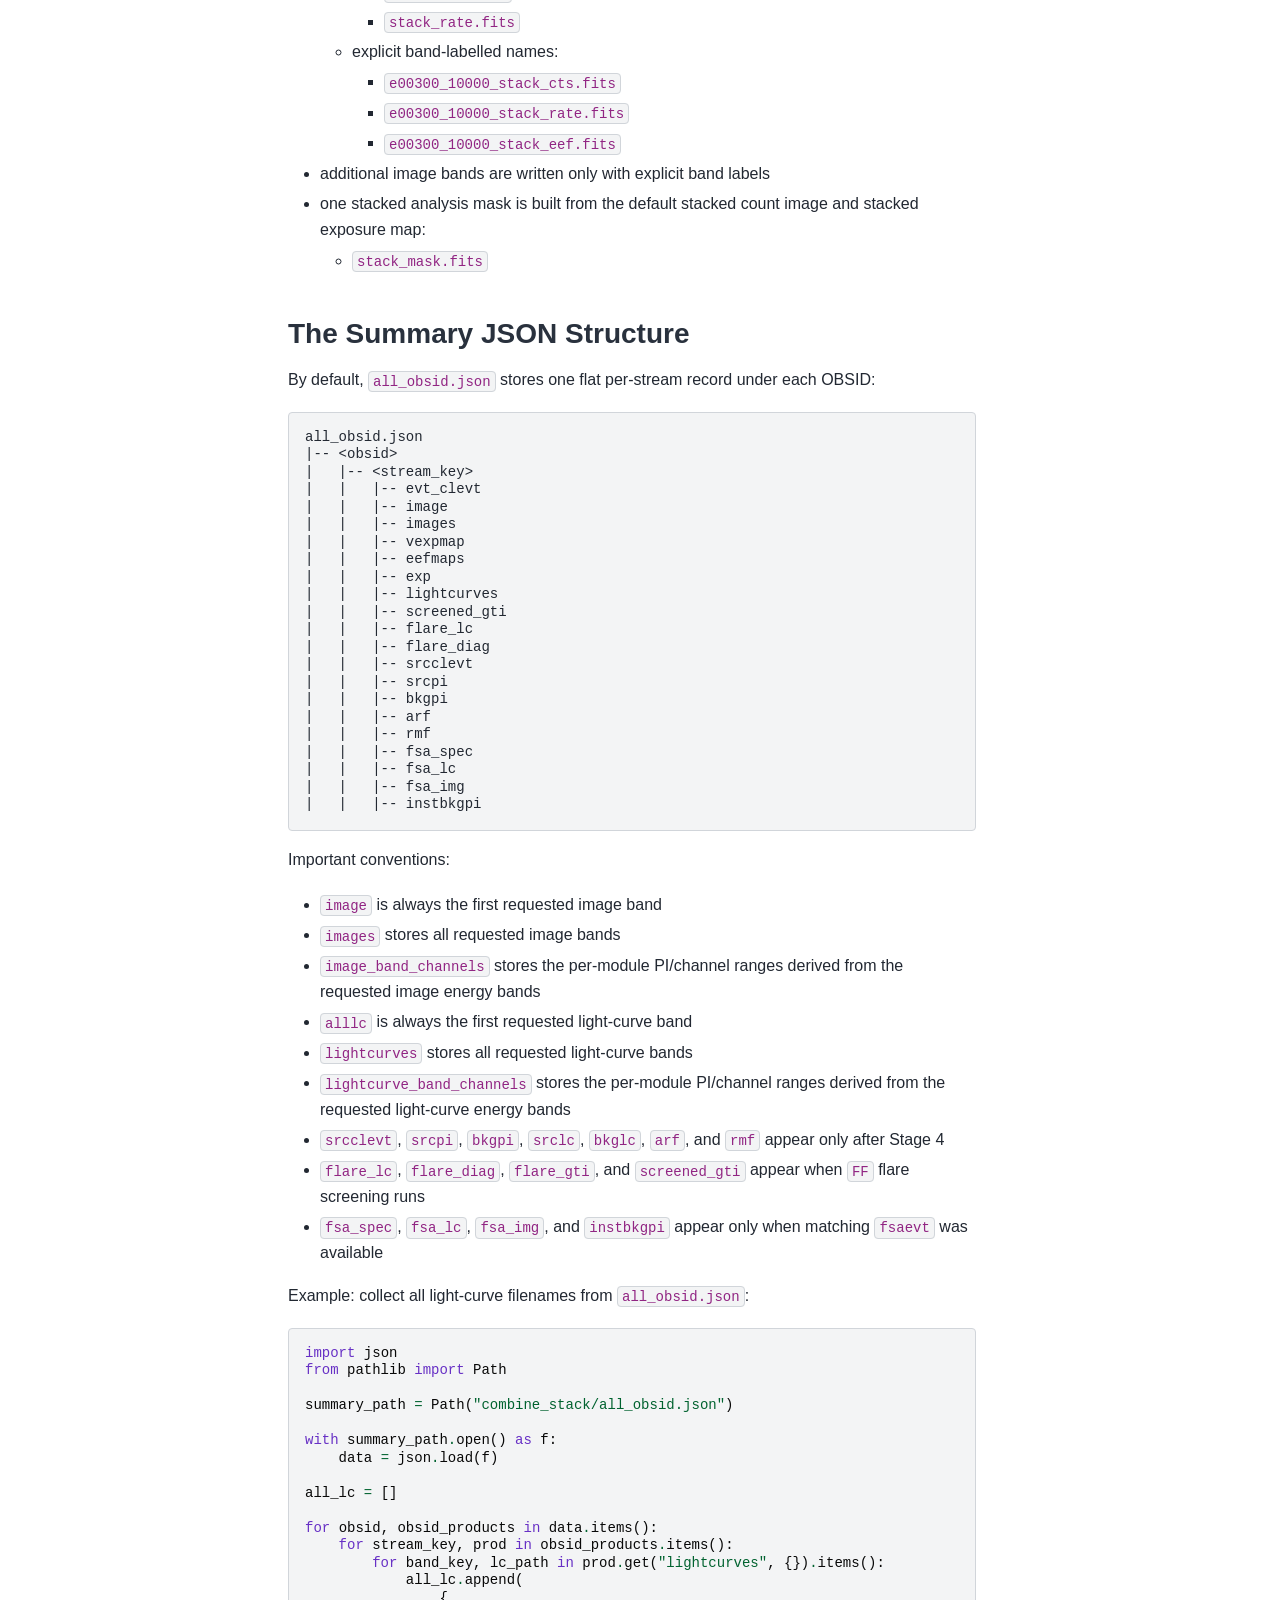
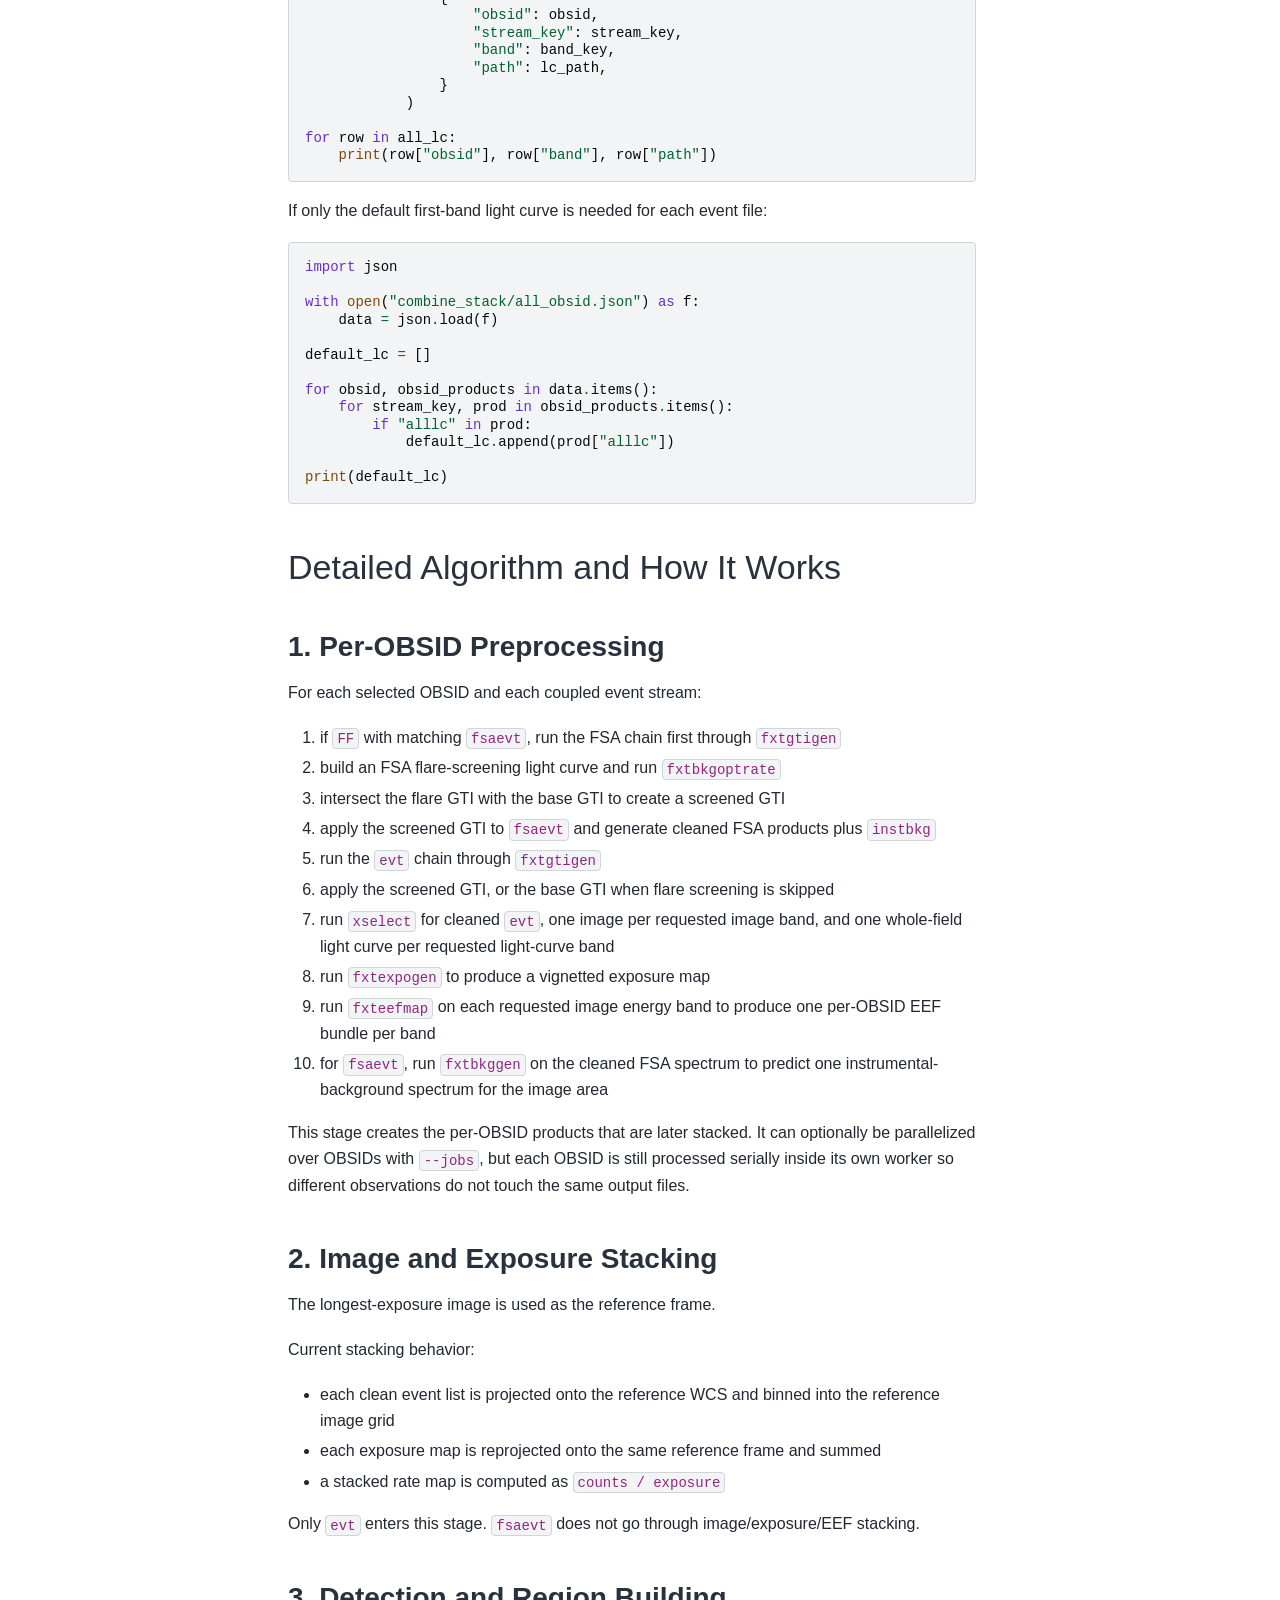
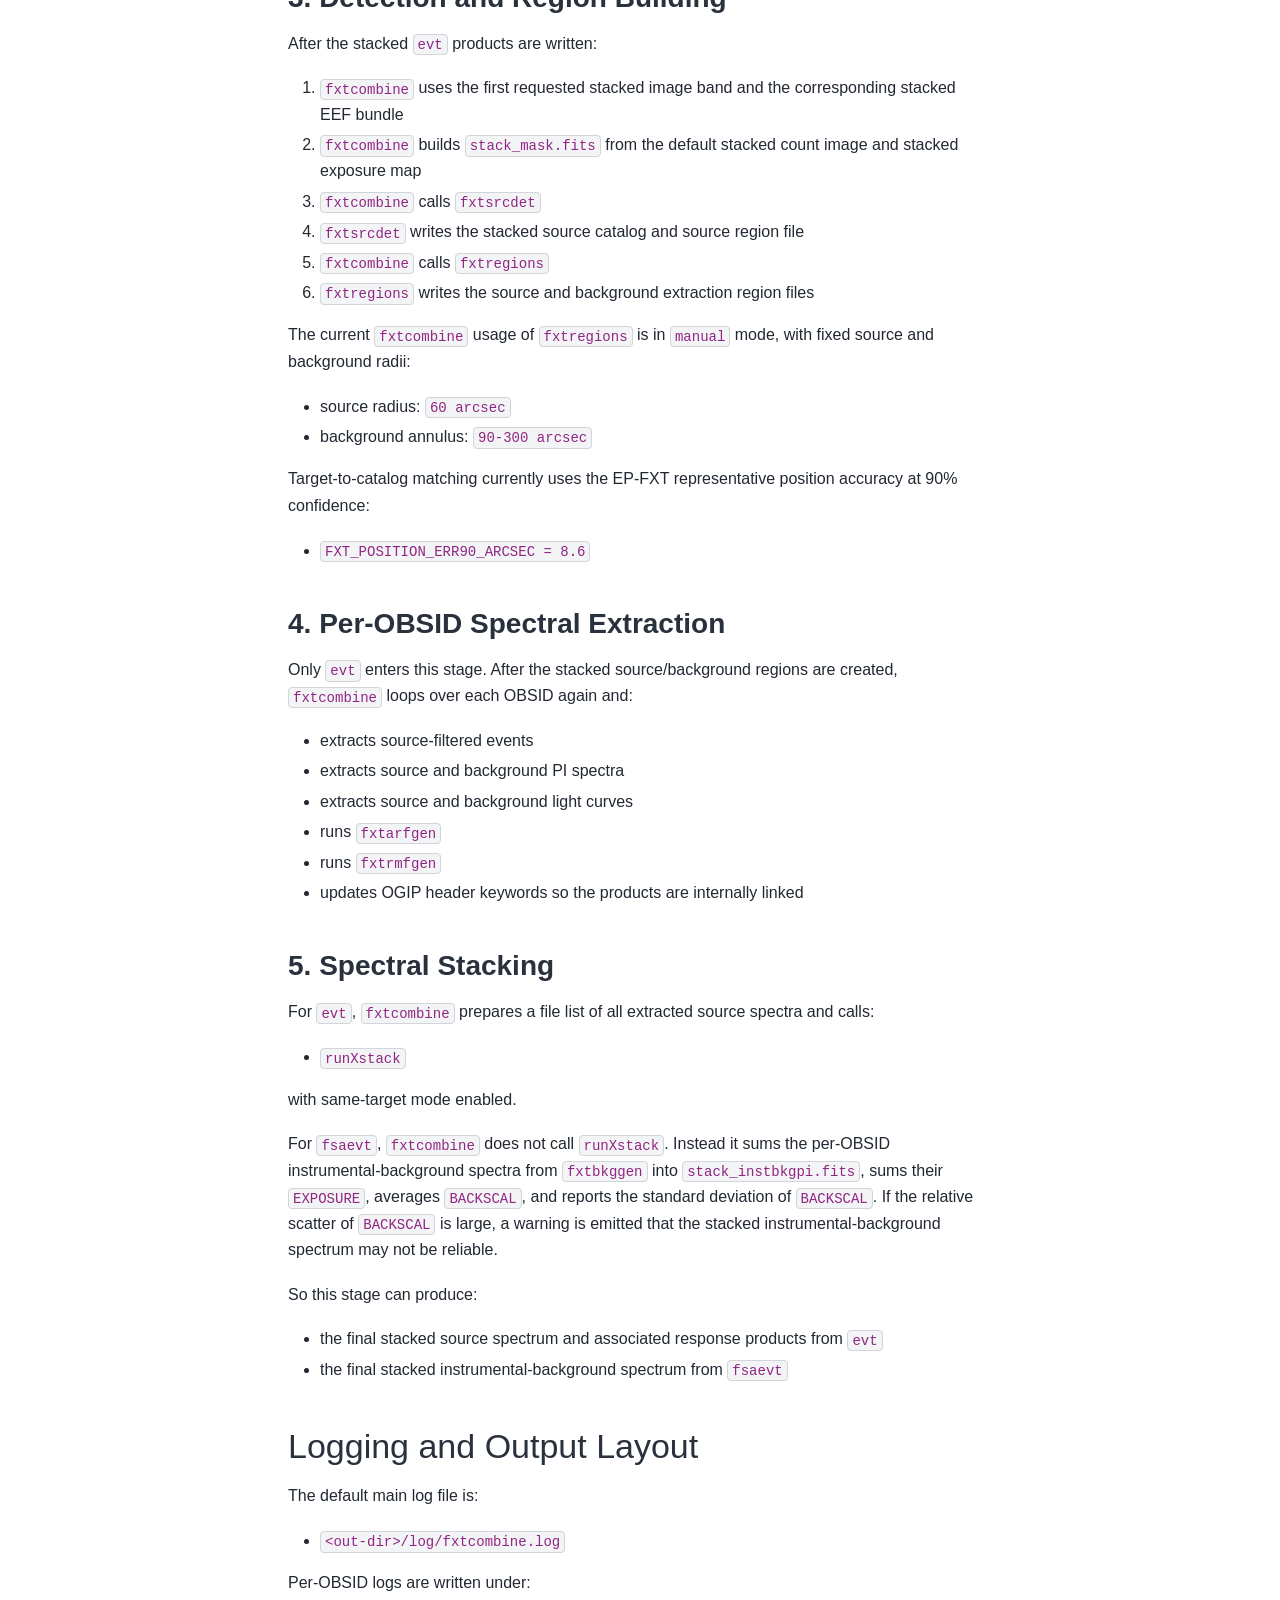
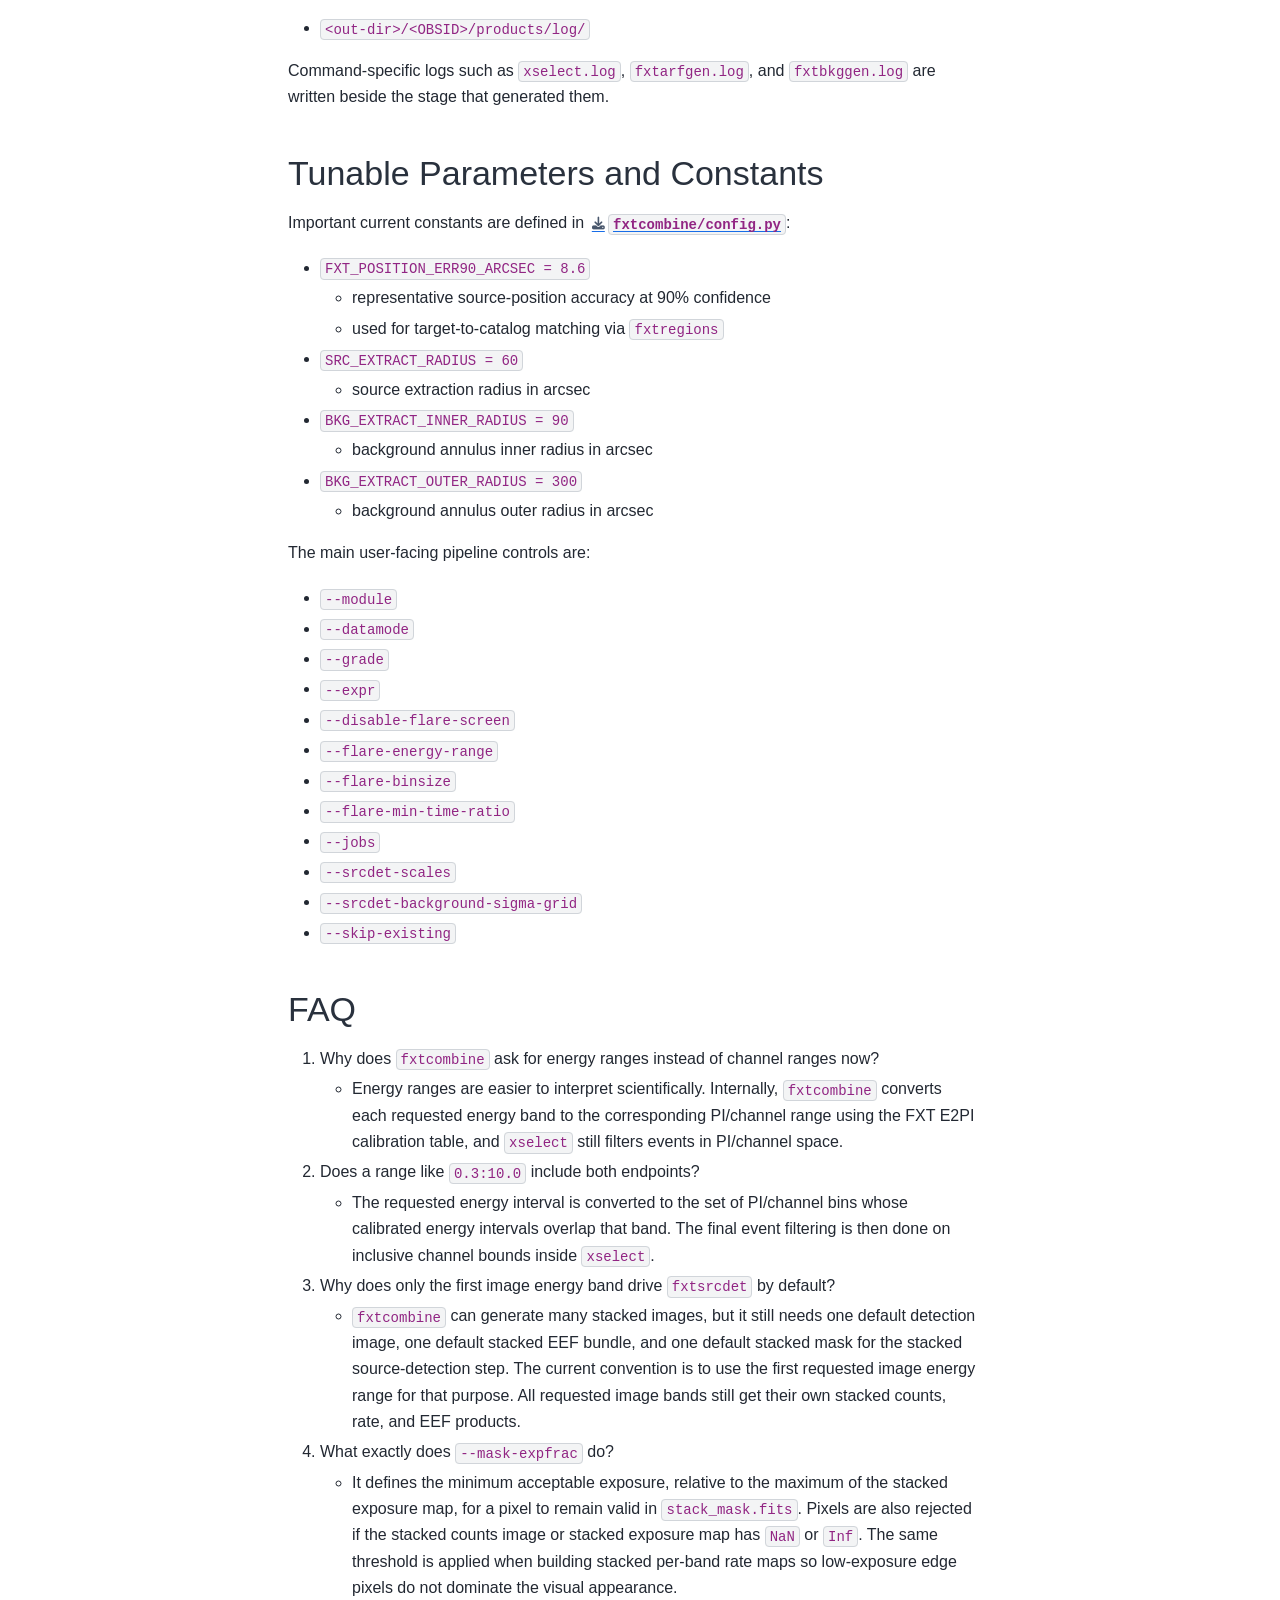
<file: docs/_build/html/fxtcombine.html>
<!DOCTYPE html>


<html lang="en" data-content_root="./" >

  <head>
    <meta charset="utf-8" />
    <meta name="viewport" content="width=device-width, initial-scale=1.0" /><meta name="viewport" content="width=device-width, initial-scale=1" />

    <title>fxtcombine &#8212; eFXTDAS 0.1 documentation</title>
  
  
  
  <script data-cfasync="false">
    document.documentElement.dataset.mode = localStorage.getItem("mode") || "";
    document.documentElement.dataset.theme = localStorage.getItem("theme") || "";
  </script>
  <!--
    this give us a css class that will be invisible only if js is disabled
  -->
  <noscript>
    <style>
      .pst-js-only { display: none !important; }

    </style>
  </noscript>
  
  <!-- Loaded before other Sphinx assets -->
  <link href="_static/styles/theme.css?digest=8878045cc6db502f8baf" rel="stylesheet" />
<link href="_static/styles/pydata-sphinx-theme.css?digest=8878045cc6db502f8baf" rel="stylesheet" />

    <link rel="stylesheet" type="text/css" href="_static/pygments.css?v=8f2a1f02" />
    <link rel="stylesheet" type="text/css" href="_static/styles/sphinx-book-theme.css?v=3c74b3bc" />
    <link rel="stylesheet" type="text/css" href="_static/custom.css?v=6dabc696" />
  
  <!-- So that users can add custom icons -->
  <script src="_static/scripts/fontawesome.js?digest=8878045cc6db502f8baf"></script>
  <!-- Pre-loaded scripts that we'll load fully later -->
  <link rel="preload" as="script" href="_static/scripts/bootstrap.js?digest=8878045cc6db502f8baf" />
<link rel="preload" as="script" href="_static/scripts/pydata-sphinx-theme.js?digest=8878045cc6db502f8baf" />

    <script src="_static/documentation_options.js?v=e1a75a79"></script>
    <script src="_static/doctools.js?v=9bcbadda"></script>
    <script src="_static/sphinx_highlight.js?v=dc90522c"></script>
    <script src="_static/scripts/sphinx-book-theme.js?v=fab101a9"></script>
    <script>DOCUMENTATION_OPTIONS.pagename = 'fxtcombine';</script>
    <link rel="index" title="Index" href="genindex.html" />
    <link rel="search" title="Search" href="search.html" />
    <link rel="next" title="fxtbkgoptrate" href="fxtbkgoptrate.html" />
    <link rel="prev" title="eFXTDAS Documentation" href="index.html" />
  <meta name="viewport" content="width=device-width, initial-scale=1"/>
  <meta name="docsearch:language" content="en"/>
  <meta name="docsearch:version" content="" />
  </head>
  
  
  <body data-bs-spy="scroll" data-bs-target=".bd-toc-nav" data-offset="180" data-bs-root-margin="0px 0px -60%" data-default-mode="">

  
  
  <div id="pst-skip-link" class="skip-link d-print-none"><a href="#main-content">Skip to main content</a></div>
  
  <div id="pst-scroll-pixel-helper"></div>
  
  <button type="button" class="btn rounded-pill" id="pst-back-to-top">
    <i class="fa-solid fa-arrow-up"></i>Back to top</button>

  
  <dialog id="pst-search-dialog">
    
<form class="bd-search d-flex align-items-center"
      action="search.html"
      method="get">
  <i class="fa-solid fa-magnifying-glass"></i>
  <input type="search"
         class="form-control"
         name="q"
         placeholder="Search..."
         aria-label="Search..."
         autocomplete="off"
         autocorrect="off"
         autocapitalize="off"
         spellcheck="false"/>
  <span class="search-button__kbd-shortcut"><kbd class="kbd-shortcut__modifier">Ctrl</kbd>+<kbd>K</kbd></span>
</form>
  </dialog>

  <div class="pst-async-banner-revealer d-none">
  <aside id="bd-header-version-warning" class="d-none d-print-none" aria-label="Version warning"></aside>
</div>

  
    <header class="bd-header navbar navbar-expand-lg bd-navbar d-print-none">
    </header>
  

  <div class="bd-container">
    <div class="bd-container__inner bd-page-width">
      
      
      
      <dialog id="pst-primary-sidebar-modal"></dialog>
      <div id="pst-primary-sidebar" class="bd-sidebar-primary bd-sidebar">
        

  
  <div class="sidebar-header-items sidebar-primary__section">
    
    
    
    
  </div>
  
    <div class="sidebar-primary-items__start sidebar-primary__section">
        <div class="sidebar-primary-item">

  
    
  

<a class="navbar-brand logo" href="index.html">
  
  
  
  
  
  
    <p class="title logo__title">eFXTDAS 0.1 documentation</p>
  
</a></div>
        <div class="sidebar-primary-item">

<button class="btn search-button-field search-button__button pst-js-only" title="Search" aria-label="Search" data-bs-placement="bottom" data-bs-toggle="tooltip">
 <i class="fa-solid fa-magnifying-glass"></i>
 <span class="search-button__default-text">Search</span>
 <span class="search-button__kbd-shortcut"><kbd class="kbd-shortcut__modifier">Ctrl</kbd>+<kbd class="kbd-shortcut__modifier">K</kbd></span>
</button></div>
        <div class="sidebar-primary-item"><nav class="bd-links bd-docs-nav" aria-label="Main">
    <div class="bd-toc-item navbar-nav active">
        <p aria-level="2" class="caption" role="heading"><span class="caption-text">Tasks</span></p>
<ul class="current nav bd-sidenav">
<li class="toctree-l1 current active"><a class="current reference internal" href="#"><code class="docutils literal notranslate"><span class="pre">fxtcombine</span></code></a></li>
<li class="toctree-l1"><a class="reference internal" href="fxtbkgoptrate.html"><code class="docutils literal notranslate"><span class="pre">fxtbkgoptrate</span></code></a></li>
<li class="toctree-l1"><a class="reference internal" href="fxtsrcdet.html"><code class="docutils literal notranslate"><span class="pre">fxtsrcdet</span></code></a></li>
<li class="toctree-l1"><a class="reference internal" href="fxtregions.html"><code class="docutils literal notranslate"><span class="pre">fxtregions</span></code></a></li>
<li class="toctree-l1"><a class="reference internal" href="fxteefmap.html"><code class="docutils literal notranslate"><span class="pre">fxteefmap</span></code></a></li>
</ul>

    </div>
</nav></div>
    </div>
  
  
  <div class="sidebar-primary-items__end sidebar-primary__section">
      <div class="sidebar-primary-item">
<div id="ethical-ad-placement"
      class="flat"
      data-ea-publisher="readthedocs"
      data-ea-type="readthedocs-sidebar"
      data-ea-manual="true">
</div></div>
  </div>


      </div>
      
      <main id="main-content" class="bd-main" role="main">
        
        

<div class="sbt-scroll-pixel-helper"></div>

          <div class="bd-content">
            <div class="bd-article-container">
              
              <div class="bd-header-article d-print-none">
<div class="header-article-items header-article__inner">
  
    <div class="header-article-items__start">
      
        <div class="header-article-item"><button class="sidebar-toggle primary-toggle btn btn-sm" title="Toggle primary sidebar" data-bs-placement="bottom" data-bs-toggle="tooltip">
  <span class="fa-solid fa-bars"></span>
</button></div>
      
    </div>
  
  
    <div class="header-article-items__end">
      
        <div class="header-article-item">

<div class="article-header-buttons">





<div class="dropdown dropdown-download-buttons">
  <button class="btn dropdown-toggle" type="button" data-bs-toggle="dropdown" aria-expanded="false" aria-label="Download this page">
    <i class="fas fa-download"></i>
  </button>
  <ul class="dropdown-menu">
      
      
      
      <li><a href="_sources/fxtcombine.md" target="_blank"
   class="btn btn-sm btn-download-source-button dropdown-item"
   title="Download source file"
   data-bs-placement="left" data-bs-toggle="tooltip"
>
  

<span class="btn__icon-container">
  <i class="fas fa-file"></i>
  </span>
<span class="btn__text-container">.md</span>
</a>
</li>
      
      
      
      
      <li>
<button onclick="window.print()"
  class="btn btn-sm btn-download-pdf-button dropdown-item"
  title="Print to PDF"
  data-bs-placement="left" data-bs-toggle="tooltip"
>
  

<span class="btn__icon-container">
  <i class="fas fa-file-pdf"></i>
  </span>
<span class="btn__text-container">.pdf</span>
</button>
</li>
      
  </ul>
</div>




<button onclick="toggleFullScreen()"
  class="btn btn-sm btn-fullscreen-button pst-navbar-icon"
  title="Fullscreen mode"
  data-bs-placement="bottom" data-bs-toggle="tooltip"
>
  

<span class="btn__icon-container">
  <i class="fas fa-expand"></i>
  </span>

</button>



<button class="btn btn-sm nav-link pst-navbar-icon theme-switch-button pst-js-only" aria-label="Color mode" data-bs-title="Color mode"  data-bs-placement="bottom" data-bs-toggle="tooltip">
  <i class="theme-switch fa-solid fa-sun                fa-lg" data-mode="light" title="Light"></i>
  <i class="theme-switch fa-solid fa-moon               fa-lg" data-mode="dark"  title="Dark"></i>
  <i class="theme-switch fa-solid fa-circle-half-stroke fa-lg" data-mode="auto"  title="System Settings"></i>
</button>


<button class="btn btn-sm pst-navbar-icon search-button search-button__button pst-js-only" title="Search" aria-label="Search" data-bs-placement="bottom" data-bs-toggle="tooltip">
    <i class="fa-solid fa-magnifying-glass fa-lg"></i>
</button>
<button class="sidebar-toggle secondary-toggle btn btn-sm pst-navbar-icon" title="Toggle secondary sidebar" data-bs-placement="bottom" data-bs-toggle="tooltip">
    <span class="fa-solid fa-list"></span>
</button>
</div></div>
      
    </div>
  
</div>
</div>
              
              

<div id="jb-print-docs-body" class="onlyprint">
    <h1>fxtcombine</h1>
    <!-- Table of contents -->
    <div id="print-main-content">
        <div id="jb-print-toc">
            
            <div>
                <h2> Contents </h2>
            </div>
            <nav aria-label="Page">
                <ul class="visible nav section-nav flex-column">
<li class="toc-h2 nav-item toc-entry"><a class="reference internal nav-link" href="#what-it-does">What It Does</a></li>
<li class="toc-h2 nav-item toc-entry"><a class="reference internal nav-link" href="#basic-usage">Basic Usage</a><ul class="nav section-nav flex-column">
<li class="toc-h3 nav-item toc-entry"><a class="reference internal nav-link" href="#command-line-usage">Command-Line Usage</a></li>
<li class="toc-h3 nav-item toc-entry"><a class="reference internal nav-link" href="#python-usage">Python Usage</a></li>
<li class="toc-h3 nav-item toc-entry"><a class="reference internal nav-link" href="#inputs">Inputs</a></li>
<li class="toc-h3 nav-item toc-entry"><a class="reference internal nav-link" href="#environment-overrides-for-internal-constants">Environment Overrides for Internal Constants</a></li>
<li class="toc-h3 nav-item toc-entry"><a class="reference internal nav-link" href="#outputs">Outputs</a></li>
</ul>
</li>
<li class="toc-h2 nav-item toc-entry"><a class="reference internal nav-link" href="#output-data-structure">Output Data Structure</a><ul class="nav section-nav flex-column">
<li class="toc-h3 nav-item toc-entry"><a class="reference internal nav-link" href="#input-output-relationship">Input/Output Relationship</a></li>
<li class="toc-h3 nav-item toc-entry"><a class="reference internal nav-link" href="#meaning-of-the-tree">Meaning of the Tree</a></li>
<li class="toc-h3 nav-item toc-entry"><a class="reference internal nav-link" href="#output-logs">Output Logs</a></li>
<li class="toc-h3 nav-item toc-entry"><a class="reference internal nav-link" href="#multi-band-image-and-light-curve-products">Multi-Band Image and Light-Curve Products</a></li>
<li class="toc-h3 nav-item toc-entry"><a class="reference internal nav-link" href="#the-summary-json-structure">The Summary JSON Structure</a></li>
</ul>
</li>
<li class="toc-h2 nav-item toc-entry"><a class="reference internal nav-link" href="#detailed-algorithm-and-how-it-works">Detailed Algorithm and How It Works</a><ul class="nav section-nav flex-column">
<li class="toc-h3 nav-item toc-entry"><a class="reference internal nav-link" href="#per-obsid-preprocessing">1. Per-OBSID Preprocessing</a></li>
<li class="toc-h3 nav-item toc-entry"><a class="reference internal nav-link" href="#image-and-exposure-stacking">2. Image and Exposure Stacking</a></li>
<li class="toc-h3 nav-item toc-entry"><a class="reference internal nav-link" href="#detection-and-region-building">3. Detection and Region Building</a></li>
<li class="toc-h3 nav-item toc-entry"><a class="reference internal nav-link" href="#per-obsid-spectral-extraction">4. Per-OBSID Spectral Extraction</a></li>
<li class="toc-h3 nav-item toc-entry"><a class="reference internal nav-link" href="#spectral-stacking">5. Spectral Stacking</a></li>
</ul>
</li>
<li class="toc-h2 nav-item toc-entry"><a class="reference internal nav-link" href="#logging-and-output-layout">Logging and Output Layout</a></li>
<li class="toc-h2 nav-item toc-entry"><a class="reference internal nav-link" href="#tunable-parameters-and-constants">Tunable Parameters and Constants</a></li>
<li class="toc-h2 nav-item toc-entry"><a class="reference internal nav-link" href="#faq">FAQ</a></li>
<li class="toc-h2 nav-item toc-entry"><a class="reference internal nav-link" href="#current-limitations">Current Limitations</a></li>
<li class="toc-h2 nav-item toc-entry"><a class="reference internal nav-link" href="#suggested-future-additions">Suggested Future Additions</a></li>
</ul>
            </nav>
        </div>
    </div>
</div>

              
                
<div id="searchbox"></div>
                <article class="bd-article">
                  
  <section id="fxtcombine">
<h1><code class="docutils literal notranslate"><span class="pre">fxtcombine</span></code><a class="headerlink" href="#fxtcombine" title="Link to this heading">#</a></h1>
<section id="what-it-does">
<h2>What It Does<a class="headerlink" href="#what-it-does" title="Link to this heading">#</a></h2>
<p><code class="docutils literal notranslate"><span class="pre">fxtcombine</span></code> combines multiple EP-FXT observations of the same target into stacked imaging products, a stacked source spectrum, and, in <code class="docutils literal notranslate"><span class="pre">FF</span></code> mode, a stacked instrumental-background spectrum derived from <code class="docutils literal notranslate"><span class="pre">fsaevt</span></code> when available.</p>
<p>The current workflow:</p>
<ul class="simple">
<li><p>scans multiple OBSID directories and builds one coupled per-stream workflow from each <code class="docutils literal notranslate"><span class="pre">evt</span></code></p></li>
<li><p>for <code class="docutils literal notranslate"><span class="pre">FF</span></code> mode with matching <code class="docutils literal notranslate"><span class="pre">fsaevt</span></code>, processes <code class="docutils literal notranslate"><span class="pre">fsaevt</span></code> first, derives a flare-screened GTI with <code class="docutils literal notranslate"><span class="pre">fxtbkgoptrate</span></code>, then reuses that GTI for both <code class="docutils literal notranslate"><span class="pre">fsaevt</span></code> and <code class="docutils literal notranslate"><span class="pre">evt</span></code></p></li>
<li><p>for <code class="docutils literal notranslate"><span class="pre">evt</span></code>, creates clean events, multi-band images/light curves, exposure maps, and EEF bundles</p></li>
<li><p>for <code class="docutils literal notranslate"><span class="pre">fsaevt</span></code>, creates the cleaned FSA products needed by <code class="docutils literal notranslate"><span class="pre">fxtbkggen</span></code> and predicts one instrumental-background spectrum per OBSID</p></li>
<li><p>reprojects and stacks <code class="docutils literal notranslate"><span class="pre">evt</span></code> images, exposure maps, and EEF bundles onto a common reference frame</p></li>
<li><p>runs <code class="docutils literal notranslate"><span class="pre">fxtsrcdet</span></code> on the stacked <code class="docutils literal notranslate"><span class="pre">evt</span></code> image</p></li>
<li><p>runs <code class="docutils literal notranslate"><span class="pre">fxtregions</span></code> to generate source and background extraction regions</p></li>
<li><p>re-enters each OBSID to extract source/background spectra and response products from <code class="docutils literal notranslate"><span class="pre">evt</span></code></p></li>
<li><p>calls external <code class="docutils literal notranslate"><span class="pre">runXstack</span></code> to build the final stacked source spectrum, background spectrum, RMF, and ARF</p></li>
<li><p>sums per-OBSID <code class="docutils literal notranslate"><span class="pre">fsaevt</span></code> instrumental-background spectra into a stacked <code class="docutils literal notranslate"><span class="pre">stack_instbkgpi.fits</span></code></p></li>
</ul>
<p>This makes <code class="docutils literal notranslate"><span class="pre">fxtcombine</span></code> the top-level orchestration task in the current <code class="docutils literal notranslate"><span class="pre">eFXTDAS</span></code> toolkit.</p>
</section>
<section id="basic-usage">
<h2>Basic Usage<a class="headerlink" href="#basic-usage" title="Link to this heading">#</a></h2>
<section id="command-line-usage">
<h3>Command-Line Usage<a class="headerlink" href="#command-line-usage" title="Link to this heading">#</a></h3>
<div class="highlight-bash notranslate"><div class="highlight"><pre><span></span>fxtcombine<span class="w"> </span>/data/epfxt<span class="w"> </span><span class="se">\</span>
<span class="w">  </span>--obsid-lst<span class="w"> </span><span class="m">02001234567</span>,02001234568<span class="w"> </span><span class="se">\</span>
<span class="w">  </span>--ra<span class="w"> </span><span class="m">9</span>.25937<span class="w"> </span><span class="se">\</span>
<span class="w">  </span>--dec<span class="w"> </span><span class="m">9</span>.16681<span class="w"> </span><span class="se">\</span>
<span class="w">  </span>--image-energy-ranges<span class="w"> </span><span class="s2">&quot;0.3:10.0,10.0:12.0&quot;</span><span class="w"> </span><span class="se">\</span>
<span class="w">  </span>--lightcurve-energy-ranges<span class="w"> </span><span class="s2">&quot;0.1:12.0,10.0:12.0&quot;</span><span class="w"> </span><span class="se">\</span>
<span class="w">  </span>--jobs<span class="w"> </span><span class="m">4</span><span class="w"> </span><span class="se">\</span>
<span class="w">  </span>--stack-dir<span class="w"> </span>combine_stack<span class="w"> </span><span class="se">\</span>
<span class="w">  </span>--out-dir<span class="w"> </span>combine_out
</pre></div>
</div>
<p>Reuse already existing intermediates:</p>
<div class="highlight-bash notranslate"><div class="highlight"><pre><span></span>fxtcombine<span class="w"> </span>/data/epfxt<span class="w"> </span><span class="se">\</span>
<span class="w">  </span>--obsid-lst<span class="w"> </span>obsids.txt<span class="w"> </span><span class="se">\</span>
<span class="w">  </span>--ra<span class="w"> </span><span class="m">9</span>.25937<span class="w"> </span><span class="se">\</span>
<span class="w">  </span>--dec<span class="w"> </span><span class="m">9</span>.16681<span class="w"> </span><span class="se">\</span>
<span class="w">  </span>--image-energy-ranges<span class="w"> </span><span class="s2">&quot;0.3:10.0,10.0:12.0&quot;</span><span class="w"> </span><span class="se">\</span>
<span class="w">  </span>--lightcurve-energy-ranges<span class="w"> </span><span class="s2">&quot;0.1:12.0,10.0:12.0&quot;</span><span class="w"> </span><span class="se">\</span>
<span class="w">  </span>--out-dir<span class="w"> </span>combine_out<span class="w"> </span><span class="se">\</span>
<span class="w">  </span>--skip-existing
</pre></div>
</div>
</section>
<section id="python-usage">
<h3>Python Usage<a class="headerlink" href="#python-usage" title="Link to this heading">#</a></h3>
<div class="highlight-python notranslate"><div class="highlight"><pre><span></span><span class="kn">from</span><span class="w"> </span><span class="nn">fxtcombine.pipeline</span><span class="w"> </span><span class="kn">import</span> <span class="n">fxtcombine_pipeline</span>

<span class="n">fxtcombine_pipeline</span><span class="p">(</span>
    <span class="n">src_dir</span><span class="o">=</span><span class="s2">&quot;/data/epfxt&quot;</span><span class="p">,</span>
    <span class="n">obsid_lst</span><span class="o">=</span><span class="s2">&quot;02001234567,02001234568&quot;</span><span class="p">,</span>
    <span class="n">ra</span><span class="o">=</span><span class="mf">9.25937</span><span class="p">,</span>
    <span class="n">dec</span><span class="o">=</span><span class="mf">9.16681</span><span class="p">,</span>
    <span class="n">out_dir</span><span class="o">=</span><span class="s2">&quot;combine_out&quot;</span><span class="p">,</span>
    <span class="n">stack_dir</span><span class="o">=</span><span class="s2">&quot;combine_stack&quot;</span><span class="p">,</span>
    <span class="n">module</span><span class="o">=</span><span class="s2">&quot;a,b&quot;</span><span class="p">,</span>
    <span class="n">datamode</span><span class="o">=</span><span class="s2">&quot;ff&quot;</span><span class="p">,</span>
    <span class="n">image_energy_ranges</span><span class="o">=</span><span class="s2">&quot;0.3:10.0,10.0:12.0&quot;</span><span class="p">,</span>
    <span class="n">lightcurve_energy_ranges</span><span class="o">=</span><span class="s2">&quot;0.1:12.0,10.0:12.0&quot;</span><span class="p">,</span>
    <span class="n">jobs</span><span class="o">=</span><span class="mi">4</span><span class="p">,</span>
    <span class="n">skip_existing</span><span class="o">=</span><span class="kc">False</span><span class="p">,</span>
<span class="p">)</span>
</pre></div>
</div>
</section>
<section id="inputs">
<h3>Inputs<a class="headerlink" href="#inputs" title="Link to this heading">#</a></h3>
<ul class="simple">
<li><p>required path-like inputs:</p>
<ul>
<li><p>source directory: <code class="docutils literal notranslate"><span class="pre">src_dir</span></code></p>
<ul>
<li><p>one subdirectory per OBSID</p></li>
<li><p>each OBSID directory is expected to follow the standard FXT archive
layout used by <code class="docutils literal notranslate"><span class="pre">get_input_files()</span></code></p></li>
</ul>
</li>
<li><p>OBSID selection: <code class="docutils literal notranslate"><span class="pre">--obsid-lst</span></code></p>
<ul>
<li><p>either a comma-separated OBSID list or a file containing one OBSID per
line</p></li>
<li><p>only OBSIDs that both appear in <code class="docutils literal notranslate"><span class="pre">obsid_lst</span></code> and exist under <code class="docutils literal notranslate"><span class="pre">src_dir</span></code>
are processed</p></li>
</ul>
</li>
<li><p>output directory: <code class="docutils literal notranslate"><span class="pre">--out-dir</span></code></p>
<ul>
<li><p>root directory for per-OBSID products, summary files, and the main log</p></li>
</ul>
</li>
<li><p>stacked output directory: <code class="docutils literal notranslate"><span class="pre">--stack-dir</span></code></p>
<ul>
<li><p>optional directory used only for stacked combined products</p></li>
<li><p>default: <code class="docutils literal notranslate"><span class="pre">&lt;out-dir&gt;/stack</span></code></p></li>
</ul>
</li>
</ul>
</li>
<li><p>required target inputs:</p>
<ul>
<li><p><code class="docutils literal notranslate"><span class="pre">--ra</span></code></p></li>
<li><p><code class="docutils literal notranslate"><span class="pre">--dec</span></code></p></li>
</ul>
</li>
<li><p>optional event-selection inputs:</p>
<ul>
<li><p><code class="docutils literal notranslate"><span class="pre">--module</span></code></p></li>
<li><p><code class="docutils literal notranslate"><span class="pre">--datamode</span></code></p></li>
<li><p><code class="docutils literal notranslate"><span class="pre">--grade</span></code></p></li>
<li><p><code class="docutils literal notranslate"><span class="pre">--expr</span></code></p></li>
</ul>
</li>
<li><p>Stage-1 image and light-curve controls:</p>
<ul>
<li><p><code class="docutils literal notranslate"><span class="pre">--image-energy-ranges</span></code></p>
<ul>
<li><p>comma-separated energy ranges in keV such as <code class="docutils literal notranslate"><span class="pre">0.3:10.0,10.0:12.0</span></code></p></li>
<li><p>each range is converted internally to the corresponding PI/channel range
for the relevant FXT module and then applied through <code class="docutils literal notranslate"><span class="pre">xselect</span></code></p></li>
<li><p>one image is generated per range</p></li>
<li><p>the first requested image band is used by default for later stacked source
detection, and its <code class="docutils literal notranslate"><span class="pre">emin</span></code>/<code class="docutils literal notranslate"><span class="pre">emax</span></code> are also passed to <code class="docutils literal notranslate"><span class="pre">fxteefmap</span></code>,
<code class="docutils literal notranslate"><span class="pre">fxtsrcdet</span></code>, and <code class="docutils literal notranslate"><span class="pre">fxtregions</span></code></p></li>
</ul>
</li>
<li><p><code class="docutils literal notranslate"><span class="pre">--lightcurve-energy-ranges</span></code></p>
<ul>
<li><p>comma-separated energy ranges in keV such as <code class="docutils literal notranslate"><span class="pre">0.1:12.0,10.0:12.0</span></code></p></li>
<li><p>each range is converted internally to the corresponding PI/channel range
for the relevant FXT module and then applied through <code class="docutils literal notranslate"><span class="pre">xselect</span></code></p></li>
<li><p>one whole-field light curve is generated per range</p></li>
</ul>
</li>
<li><p><code class="docutils literal notranslate"><span class="pre">--mask-expfrac</span></code></p>
<ul>
<li><p>minimum stacked exposure fraction, relative to the maximum of the
stacked exposure map, required to keep a pixel in the stacked analysis
mask</p></li>
<li><p>pixels are also rejected if the default stacked count image or stacked
exposure map contains <code class="docutils literal notranslate"><span class="pre">NaN</span></code> or <code class="docutils literal notranslate"><span class="pre">Inf</span></code></p></li>
<li><p>the generated <code class="docutils literal notranslate"><span class="pre">stack_mask.fits</span></code> is passed directly to <code class="docutils literal notranslate"><span class="pre">fxtsrcdet</span></code></p></li>
</ul>
</li>
</ul>
</li>
<li><p>workflow controls:</p>
<ul>
<li><p><code class="docutils literal notranslate"><span class="pre">--disable-flare-screen</span></code></p>
<ul>
<li><p>disable the default <code class="docutils literal notranslate"><span class="pre">FF</span></code>-mode FSA-based flare screening</p></li>
</ul>
</li>
<li><p><code class="docutils literal notranslate"><span class="pre">--flare-energy-range</span></code></p>
<ul>
<li><p>energy range in keV used to build the FSA flare-screening light curve</p></li>
</ul>
</li>
<li><p><code class="docutils literal notranslate"><span class="pre">--flare-binsize</span></code></p>
<ul>
<li><p>flare-screening light-curve bin size in seconds</p></li>
</ul>
</li>
<li><p><code class="docutils literal notranslate"><span class="pre">--flare-min-time-ratio</span></code></p>
<ul>
<li><p>minimum retained exposure fraction accepted by <code class="docutils literal notranslate"><span class="pre">fxtbkgoptrate</span></code></p></li>
</ul>
</li>
<li><p><code class="docutils literal notranslate"><span class="pre">--jobs</span></code></p>
<ul>
<li><p>number of parallel OBSID workers used in Stage 1</p></li>
<li><p>each worker owns one OBSID and writes only inside that OBSID’s own
<code class="docutils literal notranslate"><span class="pre">products/</span></code> and <code class="docutils literal notranslate"><span class="pre">products/log/</span></code> directory</p></li>
<li><p>default: <code class="docutils literal notranslate"><span class="pre">1</span></code></p></li>
</ul>
</li>
<li><p><code class="docutils literal notranslate"><span class="pre">--srcdet-scales</span></code></p>
<ul>
<li><p>wavelet scales in pixels forwarded to <code class="docutils literal notranslate"><span class="pre">fxtsrcdet</span></code> for stacked source
detection</p></li>
<li><p>default: <code class="docutils literal notranslate"><span class="pre">1,2,4,8,16</span></code></p></li>
</ul>
</li>
</ul>
</li>
<li><p><code class="docutils literal notranslate"><span class="pre">--srcdet-background-sigma-grid</span></code></p>
<ul>
<li><p>Gaussian smoothing scales in pixels forwarded to <code class="docutils literal notranslate"><span class="pre">fxtsrcdet</span></code> for its
adaptive background model</p></li>
<li><p>default: <code class="docutils literal notranslate"><span class="pre">4,8,16,32,64</span></code></p></li>
<li><p><code class="docutils literal notranslate"><span class="pre">--summary-json</span></code></p>
<ul>
<li><p>optional summary JSON path</p></li>
<li><p>default: <code class="docutils literal notranslate"><span class="pre">&lt;stack_dir&gt;/all_obsid.json</span></code></p></li>
</ul>
</li>
<li><p><code class="docutils literal notranslate"><span class="pre">--srcpi-filelist</span></code></p>
<ul>
<li><p>optional <code class="docutils literal notranslate"><span class="pre">runXstack</span></code> source-spectrum file list path</p></li>
<li><p>default: <code class="docutils literal notranslate"><span class="pre">&lt;stack_dir&gt;/all_obsid.filelist</span></code></p></li>
</ul>
</li>
<li><p><code class="docutils literal notranslate"><span class="pre">--skip-existing</span></code></p></li>
<li><p><code class="docutils literal notranslate"><span class="pre">--log-level</span></code></p></li>
<li><p><code class="docutils literal notranslate"><span class="pre">--log-file</span></code></p></li>
</ul>
</li>
</ul>
</section>
<section id="environment-overrides-for-internal-constants">
<h3>Environment Overrides for Internal Constants<a class="headerlink" href="#environment-overrides-for-internal-constants" title="Link to this heading">#</a></h3>
<p><code class="docutils literal notranslate"><span class="pre">fxtcombine</span></code> supports package-scoped environment variables for overriding
internal constants defined in <code class="docutils literal notranslate"><span class="pre">fxtcombine/config.py</span></code>.</p>
<p>Examples:</p>
<div class="highlight-bash notranslate"><div class="highlight"><pre><span></span><span class="nb">export</span><span class="w"> </span><span class="nv">FXTCOMBINE_SRC_EXTRACT_RADIUS</span><span class="o">=</span><span class="m">75</span>
<span class="nb">export</span><span class="w"> </span><span class="nv">FXTCOMBINE_BKG_EXTRACT_OUTER_RADIUS</span><span class="o">=</span><span class="m">360</span>
<span class="nb">export</span><span class="w"> </span><span class="nv">FXTCOMBINE_INSTBKG_BACKSCAL_RELSTD_WARN</span><span class="o">=</span><span class="m">0</span>.2
</pre></div>
</div>
<p>Notes:</p>
<ul class="simple">
<li><p>these overrides affect internal defaults used when <code class="docutils literal notranslate"><span class="pre">fxtcombine</span></code> calls other
package tasks or evaluates stacked instrumental-background consistency</p></li>
<li><p>explicit CLI and Python arguments still remain the main user-facing controls</p></li>
<li><p>invalid override values raise an error during import rather than being ignored</p></li>
</ul>
</section>
<section id="outputs">
<h3>Outputs<a class="headerlink" href="#outputs" title="Link to this heading">#</a></h3>
<p><code class="docutils literal notranslate"><span class="pre">fxtcombine</span></code> writes a directory tree under <code class="docutils literal notranslate"><span class="pre">out_dir</span></code> that contains:</p>
<ul class="simple">
<li><p>per-OBSID intermediate products under <code class="docutils literal notranslate"><span class="pre">&lt;out-dir&gt;/&lt;OBSID&gt;/products/</span></code></p></li>
<li><p>stacked imaging / region / spectral products under <code class="docutils literal notranslate"><span class="pre">stack_dir</span></code></p></li>
<li><p>summary files such as <code class="docutils literal notranslate"><span class="pre">all_obsid.json</span></code> and <code class="docutils literal notranslate"><span class="pre">all_obsid.filelist</span></code> under <code class="docutils literal notranslate"><span class="pre">stack_dir</span></code></p></li>
<li><p>main and per-step log files</p></li>
</ul>
<p>The full output layout, including the relationship between <code class="docutils literal notranslate"><span class="pre">src_dir</span></code>,
<code class="docutils literal notranslate"><span class="pre">obsid_lst</span></code>, and <code class="docutils literal notranslate"><span class="pre">out_dir</span></code>, is shown in the next section:</p>
<ul class="simple">
<li><p><code class="docutils literal notranslate"><span class="pre">Output</span> <span class="pre">Data</span> <span class="pre">Structure</span></code></p></li>
</ul>
</section>
</section>
<section id="output-data-structure">
<h2>Output Data Structure<a class="headerlink" href="#output-data-structure" title="Link to this heading">#</a></h2>
<p>The most useful way to understand <code class="docutils literal notranslate"><span class="pre">fxtcombine</span></code> outputs is as a directory tree
linked to the four main path-like inputs:</p>
<ul class="simple">
<li><p><code class="docutils literal notranslate"><span class="pre">src_dir</span></code>: input archive with one subdirectory per OBSID</p></li>
<li><p><code class="docutils literal notranslate"><span class="pre">obsid_lst</span></code>: which OBSID subdirectories under <code class="docutils literal notranslate"><span class="pre">src_dir</span></code> are actually used</p></li>
<li><p><code class="docutils literal notranslate"><span class="pre">out_dir</span></code>: where all combined products are written</p></li>
<li><p><code class="docutils literal notranslate"><span class="pre">stack_dir</span></code>: where the stacked combined science products are written</p></li>
<li><p><code class="docutils literal notranslate"><span class="pre">summary_json</span></code>: summary JSON path, defaulting to <code class="docutils literal notranslate"><span class="pre">&lt;stack_dir&gt;/all_obsid.json</span></code></p></li>
<li><p><code class="docutils literal notranslate"><span class="pre">srcpi_filelist</span></code>: <code class="docutils literal notranslate"><span class="pre">runXstack</span></code> file list path, defaulting to <code class="docutils literal notranslate"><span class="pre">&lt;stack_dir&gt;/all_obsid.filelist</span></code></p></li>
</ul>
<section id="input-output-relationship">
<h3>Input/Output Relationship<a class="headerlink" href="#input-output-relationship" title="Link to this heading">#</a></h3>
<p>If the user runs:</p>
<div class="highlight-bash notranslate"><div class="highlight"><pre><span></span>fxtcombine<span class="w"> </span>&lt;src_dir&gt;<span class="w"> </span><span class="se">\</span>
<span class="w">  </span>--obsid-lst<span class="w"> </span><span class="m">11900458112</span>,11900465408<span class="w"> </span><span class="se">\</span>
<span class="w">  </span>--out-dir<span class="w"> </span>&lt;out_dir&gt;<span class="w"> </span><span class="se">\</span>
<span class="w">  </span>--stack-dir<span class="w"> </span>&lt;stack_dir&gt;<span class="w"> </span><span class="se">\</span>
<span class="w">  </span>--image-energy-ranges<span class="w"> </span><span class="m">0</span>.3:10.0,1.0:3.0<span class="w"> </span><span class="se">\</span>
<span class="w">  </span>--lightcurve-energy-ranges<span class="w"> </span><span class="m">0</span>.1:12.0,1.0:3.0
</pre></div>
</div>
<p>then the layout is conceptually:</p>
<div class="highlight-text notranslate"><div class="highlight"><pre><span></span>&lt;src_dir&gt;/
|-- 11900458112/
|   |-- ... original FXT archive content ...
|-- 11900465408/
|   |-- ... original FXT archive content ...
|-- ...

&lt;out_dir&gt;/
|-- log/
|   |-- fxtcombine.log
|-- 11900458112/
|   |-- products/
|   |   |-- fxt_&lt;module&gt;_&lt;obsid&gt;_&lt;mode&gt;_&lt;filter&gt;_&lt;pp&gt;_evt_&lt;ver&gt;.coord
|   |   |-- fxt_&lt;module&gt;_&lt;obsid&gt;_&lt;mode&gt;_&lt;filter&gt;_&lt;pp&gt;_evt_&lt;ver&gt;.pi
|   |   |-- fxt_&lt;module&gt;_&lt;obsid&gt;_&lt;mode&gt;_&lt;filter&gt;_&lt;pp&gt;_evt_&lt;ver&gt;.particle
|   |   |-- fxt_&lt;module&gt;_&lt;obsid&gt;_&lt;mode&gt;_&lt;filter&gt;_&lt;pp&gt;_evt_&lt;ver&gt;.badpix
|   |   |-- fxt_&lt;module&gt;_&lt;obsid&gt;_&lt;mode&gt;_&lt;filter&gt;_&lt;pp&gt;_evt_&lt;ver&gt;.grade
|   |   |-- fxt_&lt;module&gt;_&lt;obsid&gt;_&lt;mode&gt;_&lt;filter&gt;_&lt;pp&gt;_evt_&lt;ver&gt;.gti
|   |   |-- fxt_&lt;module&gt;_&lt;obsid&gt;_&lt;mode&gt;_&lt;filter&gt;_&lt;pp&gt;_evt_&lt;ver&gt;_screened.gti
|   |   |-- fxt_&lt;module&gt;_&lt;obsid&gt;_&lt;mode&gt;_&lt;filter&gt;_&lt;pp&gt;_evt_&lt;ver&gt;_cl.fits
|   |   |-- fxt_&lt;module&gt;_&lt;obsid&gt;_&lt;mode&gt;_&lt;filter&gt;_&lt;pp&gt;_evt_&lt;ver&gt;.expo
|   |   |-- fxt_&lt;module&gt;_&lt;obsid&gt;_&lt;mode&gt;_&lt;filter&gt;_&lt;pp&gt;_evt_&lt;ver&gt;_e00300_10000.eef
|   |   |-- fxt_&lt;module&gt;_&lt;obsid&gt;_&lt;mode&gt;_&lt;filter&gt;_&lt;pp&gt;_evt_&lt;ver&gt;_e01000_03000.eef
|   |   |-- fxt_&lt;module&gt;_&lt;obsid&gt;_&lt;mode&gt;_&lt;filter&gt;_&lt;pp&gt;_evt_&lt;ver&gt;_e00300_10000.img
|   |   |-- fxt_&lt;module&gt;_&lt;obsid&gt;_&lt;mode&gt;_&lt;filter&gt;_&lt;pp&gt;_evt_&lt;ver&gt;_e01000_03000.img
|   |   |-- fxt_&lt;module&gt;_&lt;obsid&gt;_&lt;mode&gt;_&lt;filter&gt;_&lt;pp&gt;_evt_&lt;ver&gt;_e00100_12000.lc
|   |   |-- fxt_&lt;module&gt;_&lt;obsid&gt;_&lt;mode&gt;_&lt;filter&gt;_&lt;pp&gt;_evt_&lt;ver&gt;_e01000_03000.lc
|   |   |-- fxt_&lt;module&gt;_&lt;obsid&gt;_&lt;mode&gt;_&lt;filter&gt;_&lt;pp&gt;_evt_&lt;ver&gt;_src_cl.fits
|   |   |-- fxt_&lt;module&gt;_&lt;obsid&gt;_&lt;mode&gt;_&lt;filter&gt;_&lt;pp&gt;_evt_&lt;ver&gt;_src.pi
|   |   |-- fxt_&lt;module&gt;_&lt;obsid&gt;_&lt;mode&gt;_&lt;filter&gt;_&lt;pp&gt;_evt_&lt;ver&gt;_bkg.pi
|   |   |-- fxt_&lt;module&gt;_&lt;obsid&gt;_&lt;mode&gt;_&lt;filter&gt;_&lt;pp&gt;_evt_&lt;ver&gt;_src.lc
|   |   |-- fxt_&lt;module&gt;_&lt;obsid&gt;_&lt;mode&gt;_&lt;filter&gt;_&lt;pp&gt;_evt_&lt;ver&gt;_bkg.lc
|   |   |-- fxt_&lt;module&gt;_&lt;obsid&gt;_&lt;mode&gt;_&lt;filter&gt;_&lt;pp&gt;_evt_&lt;ver&gt;_src.arf
|   |   |-- fxt_&lt;module&gt;_&lt;obsid&gt;_&lt;mode&gt;_&lt;filter&gt;_&lt;pp&gt;_evt_&lt;ver&gt;_src.rmf
|   |   |-- target_src.reg
|   |   |-- target_bkg.reg
|   |   |-- fxt_&lt;module&gt;_&lt;obsid&gt;_&lt;mode&gt;_&lt;filter&gt;_&lt;pp&gt;_fsaevt_&lt;ver&gt;.coord
|   |   |-- fxt_&lt;module&gt;_&lt;obsid&gt;_&lt;mode&gt;_&lt;filter&gt;_&lt;pp&gt;_fsaevt_&lt;ver&gt;.pi
|   |   |-- fxt_&lt;module&gt;_&lt;obsid&gt;_&lt;mode&gt;_&lt;filter&gt;_&lt;pp&gt;_fsaevt_&lt;ver&gt;.particle
|   |   |-- fxt_&lt;module&gt;_&lt;obsid&gt;_&lt;mode&gt;_&lt;filter&gt;_&lt;pp&gt;_fsaevt_&lt;ver&gt;.badpix
|   |   |-- fxt_&lt;module&gt;_&lt;obsid&gt;_&lt;mode&gt;_&lt;filter&gt;_&lt;pp&gt;_fsaevt_&lt;ver&gt;.grade
|   |   |-- fxt_&lt;module&gt;_&lt;obsid&gt;_&lt;mode&gt;_&lt;filter&gt;_&lt;pp&gt;_fsaevt_&lt;ver&gt;.gti
|   |   |-- fxt_&lt;module&gt;_&lt;obsid&gt;_&lt;mode&gt;_&lt;filter&gt;_&lt;pp&gt;_fsaevt_&lt;ver&gt;_flare.lc
|   |   |-- fxt_&lt;module&gt;_&lt;obsid&gt;_&lt;mode&gt;_&lt;filter&gt;_&lt;pp&gt;_evt_&lt;ver&gt;_flare_diag.fits
|   |   |-- fxt_&lt;module&gt;_&lt;obsid&gt;_&lt;mode&gt;_&lt;filter&gt;_&lt;pp&gt;_evt_&lt;ver&gt;_flare.gti
|   |   |-- fxt_&lt;module&gt;_&lt;obsid&gt;_&lt;mode&gt;_&lt;filter&gt;_&lt;pp&gt;_fsaevt_&lt;ver&gt;_cl.fits
|   |   |-- fxt_&lt;module&gt;_&lt;obsid&gt;_&lt;mode&gt;_&lt;filter&gt;_&lt;pp&gt;_fsaevt_&lt;ver&gt;.pi
|   |   |-- fxt_&lt;module&gt;_&lt;obsid&gt;_&lt;mode&gt;_&lt;filter&gt;_&lt;pp&gt;_fsaevt_&lt;ver&gt;.lc
|   |   |-- fxt_&lt;module&gt;_&lt;obsid&gt;_&lt;mode&gt;_&lt;filter&gt;_&lt;pp&gt;_fsaevt_&lt;ver&gt;.img
|   |   |-- fxt_&lt;module&gt;_&lt;obsid&gt;_&lt;mode&gt;_&lt;filter&gt;_&lt;pp&gt;_fsaevt_&lt;ver&gt;_instbkgpi.fits
|   |   |-- log/
|   |   |   |-- fxtchain.log
|   |   |   |-- &lt;module&gt;_&lt;obsid&gt;_&lt;mode&gt;_&lt;filter&gt;_&lt;pp&gt;_evt_&lt;ver&gt;/
|   |   |   |   |-- evt_stage1.xsl
|   |   |   |   |-- evt_stage4_spec.xsl
|   |   |   |   |-- fxtcoord_evt.log
|   |   |   |   |-- fxtpical_evt.log
|   |   |   |   |-- fxtparticleidentify_evt.log
|   |   |   |   |-- fxtbadpix_evt.log
|   |   |   |   |-- fxtgrade_evt.log
|   |   |   |   |-- fxtgtigen_evt.log
|   |   |   |   |-- xselect_evt_stage1.log
|   |   |   |   |-- fxtexpogen_evt.log
|   |   |   |   |-- fxteefmap_evt_e00300_10000.log
|   |   |   |   |-- fxteefmap_evt_e01000_03000.log
|   |   |   |   |-- xselect_evt_stage4_spec.log
|   |   |   |   |-- fxtarfgen.log
|   |   |   |   |-- fxtrmfgen.log
|   |   |   |-- &lt;module&gt;_&lt;obsid&gt;_&lt;mode&gt;_&lt;filter&gt;_&lt;pp&gt;_fsaevt_&lt;ver&gt;/
|   |   |   |   |-- fsaevt_flare.xsl
|   |   |   |   |-- fsaevt_stage1.xsl
|   |   |   |   |-- fxtcoord_fsaevt.log
|   |   |   |   |-- fxtpical_fsaevt.log
|   |   |   |   |-- fxtparticleidentify_fsaevt.log
|   |   |   |   |-- fxtbadpix_fsaevt.log
|   |   |   |   |-- fxtgrade_fsaevt.log
|   |   |   |   |-- fxtgtigen_fsaevt.log
|   |   |   |   |-- xselect_fsaevt_flare.log
|   |   |   |   |-- xselect_fsaevt_stage1.log
|   |   |   |   |-- fxtbkggen_fsaevt.log
|-- 11900465408/
|   |-- products/
|   |   |-- ... same product pattern as above ...

&lt;stack_dir&gt;/
|-- all_obsid.filelist
|-- all_obsid.json
|   |-- stack_exp.fits
|   |-- stack_cts.fits
|   |-- stack_rate.fits
|   |-- stack_eef.fits
|   |-- stack_mask.fits
|   |-- e00300_10000_stack_cts.fits
|   |-- e00300_10000_stack_rate.fits
|   |-- e00300_10000_stack_eef.fits
|   |-- e01000_03000_stack_cts.fits
|   |-- e01000_03000_stack_rate.fits
|   |-- e01000_03000_stack_eef.fits
|   |-- stack_src.fits
|   |-- stack_src.reg
|   |-- stack_bkgmap.fits
|   |-- target_src.reg
|   |-- target_bkg.reg
|   |-- srcdet.log
|   |-- fxtregions.log
|   |-- stack_pi.fits
|   |-- stack_bkgpi.fits
|   |-- stack_rmf.fits
|   |-- stack_arf.fits
|   |-- stack_instbkgpi.fits
|   |-- stack_runXstack.log
</pre></div>
</div>
</section>
<section id="meaning-of-the-tree">
<h3>Meaning of the Tree<a class="headerlink" href="#meaning-of-the-tree" title="Link to this heading">#</a></h3>
<ul class="simple">
<li><p><code class="docutils literal notranslate"><span class="pre">src_dir/&lt;obsid&gt;/</span></code></p>
<ul>
<li><p>original input archive for each observation</p></li>
</ul>
</li>
<li><p><code class="docutils literal notranslate"><span class="pre">out_dir/&lt;obsid&gt;/products/</span></code></p>
<ul>
<li><p>all per-OBSID intermediate and extracted products</p></li>
<li><p>this includes the per-band <code class="docutils literal notranslate"><span class="pre">.img</span></code>, <code class="docutils literal notranslate"><span class="pre">.lc</span></code>, and <code class="docutils literal notranslate"><span class="pre">.eef</span></code> products plus
per-OBSID step logs under <code class="docutils literal notranslate"><span class="pre">products/log/</span></code></p></li>
<li><p>in <code class="docutils literal notranslate"><span class="pre">FF</span></code> mode with matching <code class="docutils literal notranslate"><span class="pre">fsaevt</span></code>, this also includes the flare-screening
light curve, flare GTIs, cleaned FSA products, and one predicted
instrumental-background spectrum from <code class="docutils literal notranslate"><span class="pre">fxtbkggen</span></code></p></li>
<li><p>when Stage 4 runs, the copied extraction regions
<code class="docutils literal notranslate"><span class="pre">target_src.reg</span></code> and <code class="docutils literal notranslate"><span class="pre">target_bkg.reg</span></code> are also placed here for the
per-OBSID spectral extraction</p></li>
</ul>
</li>
<li><p><code class="docutils literal notranslate"><span class="pre">stack_dir/</span></code></p>
<ul>
<li><p>products derived from combining all valid OBSIDs together</p></li>
<li><p><code class="docutils literal notranslate"><span class="pre">stack_instbkgpi.fits</span></code> appears here when <code class="docutils literal notranslate"><span class="pre">fsaevt</span></code> is requested</p></li>
</ul>
</li>
<li><p><code class="docutils literal notranslate"><span class="pre">stack_dir/all_obsid.json</span></code></p>
<ul>
<li><p>machine-readable summary of the per-OBSID product paths</p></li>
</ul>
</li>
<li><p><code class="docutils literal notranslate"><span class="pre">stack_dir/all_obsid.filelist</span></code></p>
<ul>
<li><p>source-spectrum file list passed to <code class="docutils literal notranslate"><span class="pre">runXstack</span></code></p></li>
</ul>
</li>
</ul>
</section>
<section id="output-logs">
<h3>Output Logs<a class="headerlink" href="#output-logs" title="Link to this heading">#</a></h3>
<p>The most useful logs for debugging are:</p>
<ul class="simple">
<li><p><code class="docutils literal notranslate"><span class="pre">out_dir/log/fxtcombine.log</span></code></p>
<ul>
<li><p>top-level orchestration log for the whole run</p></li>
</ul>
</li>
<li><p><code class="docutils literal notranslate"><span class="pre">out_dir/&lt;obsid&gt;/products/log/fxtchain.log</span></code></p>
<ul>
<li><p>high-level per-OBSID log showing which Stage-1 or Stage-4 substep failed</p></li>
</ul>
</li>
<li><p><code class="docutils literal notranslate"><span class="pre">out_dir/&lt;obsid&gt;/products/log/&lt;module&gt;_&lt;obsid&gt;_&lt;mode&gt;_&lt;filter&gt;_&lt;pp&gt;_&lt;filetype&gt;_&lt;ver&gt;/</span></code></p>
<ul>
<li><p>detailed task logs for one event stream</p></li>
<li><p>this is the first place to inspect if an individual FXTDAS task failed</p></li>
</ul>
</li>
<li><p><code class="docutils literal notranslate"><span class="pre">stack_dir/srcdet.log</span></code></p>
<ul>
<li><p>stacked <code class="docutils literal notranslate"><span class="pre">fxtsrcdet</span></code> output</p></li>
</ul>
</li>
<li><p><code class="docutils literal notranslate"><span class="pre">stack_dir/fxtregions.log</span></code></p>
<ul>
<li><p>stacked <code class="docutils literal notranslate"><span class="pre">fxtregions</span></code> output</p></li>
</ul>
</li>
<li><p><code class="docutils literal notranslate"><span class="pre">stack_dir/stack_runXstack.log</span></code></p>
<ul>
<li><p><code class="docutils literal notranslate"><span class="pre">runXstack</span></code> log for stacked spectral combination</p></li>
</ul>
</li>
</ul>
<p>Recommended debugging order:</p>
<ol class="arabic simple">
<li><p>start with <code class="docutils literal notranslate"><span class="pre">out_dir/log/fxtcombine.log</span></code> to identify the failing OBSID or stacked step</p></li>
<li><p>if the failure is per-OBSID, check <code class="docutils literal notranslate"><span class="pre">products/log/fxtchain.log</span></code></p></li>
<li><p>then open the corresponding detailed task log in the <code class="docutils literal notranslate"><span class="pre">evt</span></code> or <code class="docutils literal notranslate"><span class="pre">fsaevt</span></code> subdirectory</p></li>
<li><p>if the failure is in stacked detection or stacking, inspect the relevant log under <code class="docutils literal notranslate"><span class="pre">stack_dir</span></code></p></li>
</ol>
</section>
<section id="multi-band-image-and-light-curve-products">
<h3>Multi-Band Image and Light-Curve Products<a class="headerlink" href="#multi-band-image-and-light-curve-products" title="Link to this heading">#</a></h3>
<p>When multiple energy ranges are requested:</p>
<ul class="simple">
<li><p>each Stage-1 image band gets its own file:</p>
<ul>
<li><p><code class="docutils literal notranslate"><span class="pre">..._e00300_10000.img</span></code></p></li>
<li><p><code class="docutils literal notranslate"><span class="pre">..._e01000_03000.img</span></code></p></li>
</ul>
</li>
<li><p>each Stage-1 image band also gets its own EEF bundle:</p>
<ul>
<li><p><code class="docutils literal notranslate"><span class="pre">..._e00300_10000.eef</span></code></p></li>
<li><p><code class="docutils literal notranslate"><span class="pre">..._e01000_03000.eef</span></code></p></li>
</ul>
</li>
<li><p>each Stage-1 light-curve band gets its own file:</p>
<ul>
<li><p><code class="docutils literal notranslate"><span class="pre">..._e00100_12000.lc</span></code></p></li>
<li><p><code class="docutils literal notranslate"><span class="pre">..._e01000_03000.lc</span></code></p></li>
</ul>
</li>
</ul>
<p>For stacking:</p>
<ul class="simple">
<li><p>the first requested image band is treated as the default detection band</p></li>
<li><p>that default band is written twice:</p>
<ul>
<li><p>legacy names:</p>
<ul>
<li><p><code class="docutils literal notranslate"><span class="pre">stack_cts.fits</span></code></p></li>
<li><p><code class="docutils literal notranslate"><span class="pre">stack_rate.fits</span></code></p></li>
</ul>
</li>
<li><p>explicit band-labelled names:</p>
<ul>
<li><p><code class="docutils literal notranslate"><span class="pre">e00300_10000_stack_cts.fits</span></code></p></li>
<li><p><code class="docutils literal notranslate"><span class="pre">e00300_10000_stack_rate.fits</span></code></p></li>
<li><p><code class="docutils literal notranslate"><span class="pre">e00300_10000_stack_eef.fits</span></code></p></li>
</ul>
</li>
</ul>
</li>
<li><p>additional image bands are written only with explicit band labels</p></li>
<li><p>one stacked analysis mask is built from the default stacked count image and
stacked exposure map:</p>
<ul>
<li><p><code class="docutils literal notranslate"><span class="pre">stack_mask.fits</span></code></p></li>
</ul>
</li>
</ul>
</section>
<section id="the-summary-json-structure">
<h3>The Summary JSON Structure<a class="headerlink" href="#the-summary-json-structure" title="Link to this heading">#</a></h3>
<p>By default, <code class="docutils literal notranslate"><span class="pre">all_obsid.json</span></code> stores one flat per-stream record under each OBSID:</p>
<div class="highlight-text notranslate"><div class="highlight"><pre><span></span>all_obsid.json
|-- &lt;obsid&gt;
|   |-- &lt;stream_key&gt;
|   |   |-- evt_clevt
|   |   |-- image
|   |   |-- images
|   |   |-- vexpmap
|   |   |-- eefmaps
|   |   |-- exp
|   |   |-- lightcurves
|   |   |-- screened_gti
|   |   |-- flare_lc
|   |   |-- flare_diag
|   |   |-- srcclevt
|   |   |-- srcpi
|   |   |-- bkgpi
|   |   |-- arf
|   |   |-- rmf
|   |   |-- fsa_spec
|   |   |-- fsa_lc
|   |   |-- fsa_img
|   |   |-- instbkgpi
</pre></div>
</div>
<p>Important conventions:</p>
<ul class="simple">
<li><p><code class="docutils literal notranslate"><span class="pre">image</span></code> is always the first requested image band</p></li>
<li><p><code class="docutils literal notranslate"><span class="pre">images</span></code> stores all requested image bands</p></li>
<li><p><code class="docutils literal notranslate"><span class="pre">image_band_channels</span></code> stores the per-module PI/channel ranges derived from the requested image energy bands</p></li>
<li><p><code class="docutils literal notranslate"><span class="pre">alllc</span></code> is always the first requested light-curve band</p></li>
<li><p><code class="docutils literal notranslate"><span class="pre">lightcurves</span></code> stores all requested light-curve bands</p></li>
<li><p><code class="docutils literal notranslate"><span class="pre">lightcurve_band_channels</span></code> stores the per-module PI/channel ranges derived from the requested light-curve energy bands</p></li>
<li><p><code class="docutils literal notranslate"><span class="pre">srcclevt</span></code>, <code class="docutils literal notranslate"><span class="pre">srcpi</span></code>, <code class="docutils literal notranslate"><span class="pre">bkgpi</span></code>, <code class="docutils literal notranslate"><span class="pre">srclc</span></code>, <code class="docutils literal notranslate"><span class="pre">bkglc</span></code>, <code class="docutils literal notranslate"><span class="pre">arf</span></code>, and <code class="docutils literal notranslate"><span class="pre">rmf</span></code> appear only after Stage 4</p></li>
<li><p><code class="docutils literal notranslate"><span class="pre">flare_lc</span></code>, <code class="docutils literal notranslate"><span class="pre">flare_diag</span></code>, <code class="docutils literal notranslate"><span class="pre">flare_gti</span></code>, and <code class="docutils literal notranslate"><span class="pre">screened_gti</span></code> appear when <code class="docutils literal notranslate"><span class="pre">FF</span></code> flare screening runs</p></li>
<li><p><code class="docutils literal notranslate"><span class="pre">fsa_spec</span></code>, <code class="docutils literal notranslate"><span class="pre">fsa_lc</span></code>, <code class="docutils literal notranslate"><span class="pre">fsa_img</span></code>, and <code class="docutils literal notranslate"><span class="pre">instbkgpi</span></code> appear only when matching <code class="docutils literal notranslate"><span class="pre">fsaevt</span></code> was available</p></li>
</ul>
<p>Example: collect all light-curve filenames from <code class="docutils literal notranslate"><span class="pre">all_obsid.json</span></code>:</p>
<div class="highlight-python notranslate"><div class="highlight"><pre><span></span><span class="kn">import</span><span class="w"> </span><span class="nn">json</span>
<span class="kn">from</span><span class="w"> </span><span class="nn">pathlib</span><span class="w"> </span><span class="kn">import</span> <span class="n">Path</span>

<span class="n">summary_path</span> <span class="o">=</span> <span class="n">Path</span><span class="p">(</span><span class="s2">&quot;combine_stack/all_obsid.json&quot;</span><span class="p">)</span>

<span class="k">with</span> <span class="n">summary_path</span><span class="o">.</span><span class="n">open</span><span class="p">()</span> <span class="k">as</span> <span class="n">f</span><span class="p">:</span>
    <span class="n">data</span> <span class="o">=</span> <span class="n">json</span><span class="o">.</span><span class="n">load</span><span class="p">(</span><span class="n">f</span><span class="p">)</span>

<span class="n">all_lc</span> <span class="o">=</span> <span class="p">[]</span>

<span class="k">for</span> <span class="n">obsid</span><span class="p">,</span> <span class="n">obsid_products</span> <span class="ow">in</span> <span class="n">data</span><span class="o">.</span><span class="n">items</span><span class="p">():</span>
    <span class="k">for</span> <span class="n">stream_key</span><span class="p">,</span> <span class="n">prod</span> <span class="ow">in</span> <span class="n">obsid_products</span><span class="o">.</span><span class="n">items</span><span class="p">():</span>
        <span class="k">for</span> <span class="n">band_key</span><span class="p">,</span> <span class="n">lc_path</span> <span class="ow">in</span> <span class="n">prod</span><span class="o">.</span><span class="n">get</span><span class="p">(</span><span class="s2">&quot;lightcurves&quot;</span><span class="p">,</span> <span class="p">{})</span><span class="o">.</span><span class="n">items</span><span class="p">():</span>
            <span class="n">all_lc</span><span class="o">.</span><span class="n">append</span><span class="p">(</span>
                <span class="p">{</span>
                    <span class="s2">&quot;obsid&quot;</span><span class="p">:</span> <span class="n">obsid</span><span class="p">,</span>
                    <span class="s2">&quot;stream_key&quot;</span><span class="p">:</span> <span class="n">stream_key</span><span class="p">,</span>
                    <span class="s2">&quot;band&quot;</span><span class="p">:</span> <span class="n">band_key</span><span class="p">,</span>
                    <span class="s2">&quot;path&quot;</span><span class="p">:</span> <span class="n">lc_path</span><span class="p">,</span>
                <span class="p">}</span>
            <span class="p">)</span>

<span class="k">for</span> <span class="n">row</span> <span class="ow">in</span> <span class="n">all_lc</span><span class="p">:</span>
    <span class="nb">print</span><span class="p">(</span><span class="n">row</span><span class="p">[</span><span class="s2">&quot;obsid&quot;</span><span class="p">],</span> <span class="n">row</span><span class="p">[</span><span class="s2">&quot;band&quot;</span><span class="p">],</span> <span class="n">row</span><span class="p">[</span><span class="s2">&quot;path&quot;</span><span class="p">])</span>
</pre></div>
</div>
<p>If only the default first-band light curve is needed for each event file:</p>
<div class="highlight-python notranslate"><div class="highlight"><pre><span></span><span class="kn">import</span><span class="w"> </span><span class="nn">json</span>

<span class="k">with</span> <span class="nb">open</span><span class="p">(</span><span class="s2">&quot;combine_stack/all_obsid.json&quot;</span><span class="p">)</span> <span class="k">as</span> <span class="n">f</span><span class="p">:</span>
    <span class="n">data</span> <span class="o">=</span> <span class="n">json</span><span class="o">.</span><span class="n">load</span><span class="p">(</span><span class="n">f</span><span class="p">)</span>

<span class="n">default_lc</span> <span class="o">=</span> <span class="p">[]</span>

<span class="k">for</span> <span class="n">obsid</span><span class="p">,</span> <span class="n">obsid_products</span> <span class="ow">in</span> <span class="n">data</span><span class="o">.</span><span class="n">items</span><span class="p">():</span>
    <span class="k">for</span> <span class="n">stream_key</span><span class="p">,</span> <span class="n">prod</span> <span class="ow">in</span> <span class="n">obsid_products</span><span class="o">.</span><span class="n">items</span><span class="p">():</span>
        <span class="k">if</span> <span class="s2">&quot;alllc&quot;</span> <span class="ow">in</span> <span class="n">prod</span><span class="p">:</span>
            <span class="n">default_lc</span><span class="o">.</span><span class="n">append</span><span class="p">(</span><span class="n">prod</span><span class="p">[</span><span class="s2">&quot;alllc&quot;</span><span class="p">])</span>

<span class="nb">print</span><span class="p">(</span><span class="n">default_lc</span><span class="p">)</span>
</pre></div>
</div>
</section>
</section>
<section id="detailed-algorithm-and-how-it-works">
<h2>Detailed Algorithm and How It Works<a class="headerlink" href="#detailed-algorithm-and-how-it-works" title="Link to this heading">#</a></h2>
<section id="per-obsid-preprocessing">
<h3>1. Per-OBSID Preprocessing<a class="headerlink" href="#per-obsid-preprocessing" title="Link to this heading">#</a></h3>
<p>For each selected OBSID and each coupled event stream:</p>
<ol class="arabic simple">
<li><p>if <code class="docutils literal notranslate"><span class="pre">FF</span></code> with matching <code class="docutils literal notranslate"><span class="pre">fsaevt</span></code>, run the FSA chain first through <code class="docutils literal notranslate"><span class="pre">fxtgtigen</span></code></p></li>
<li><p>build an FSA flare-screening light curve and run <code class="docutils literal notranslate"><span class="pre">fxtbkgoptrate</span></code></p></li>
<li><p>intersect the flare GTI with the base GTI to create a screened GTI</p></li>
<li><p>apply the screened GTI to <code class="docutils literal notranslate"><span class="pre">fsaevt</span></code> and generate cleaned FSA products plus <code class="docutils literal notranslate"><span class="pre">instbkg</span></code></p></li>
<li><p>run the <code class="docutils literal notranslate"><span class="pre">evt</span></code> chain through <code class="docutils literal notranslate"><span class="pre">fxtgtigen</span></code></p></li>
<li><p>apply the screened GTI, or the base GTI when flare screening is skipped</p></li>
<li><p>run <code class="docutils literal notranslate"><span class="pre">xselect</span></code> for cleaned <code class="docutils literal notranslate"><span class="pre">evt</span></code>, one image per requested image band, and one whole-field light curve per requested light-curve band</p></li>
<li><p>run <code class="docutils literal notranslate"><span class="pre">fxtexpogen</span></code> to produce a vignetted exposure map</p></li>
<li><p>run <code class="docutils literal notranslate"><span class="pre">fxteefmap</span></code> on each requested image energy band to produce one per-OBSID EEF bundle per band</p></li>
<li><p>for <code class="docutils literal notranslate"><span class="pre">fsaevt</span></code>, run <code class="docutils literal notranslate"><span class="pre">fxtbkggen</span></code> on the cleaned FSA spectrum to predict one instrumental-background spectrum for the image area</p></li>
</ol>
<p>This stage creates the per-OBSID products that are later stacked.
It can optionally be parallelized over OBSIDs with <code class="docutils literal notranslate"><span class="pre">--jobs</span></code>, but each OBSID is
still processed serially inside its own worker so different observations do not
touch the same output files.</p>
</section>
<section id="image-and-exposure-stacking">
<h3>2. Image and Exposure Stacking<a class="headerlink" href="#image-and-exposure-stacking" title="Link to this heading">#</a></h3>
<p>The longest-exposure image is used as the reference frame.</p>
<p>Current stacking behavior:</p>
<ul class="simple">
<li><p>each clean event list is projected onto the reference WCS and binned into the reference image grid</p></li>
<li><p>each exposure map is reprojected onto the same reference frame and summed</p></li>
<li><p>a stacked rate map is computed as <code class="docutils literal notranslate"><span class="pre">counts</span> <span class="pre">/</span> <span class="pre">exposure</span></code></p></li>
</ul>
<p>Only <code class="docutils literal notranslate"><span class="pre">evt</span></code> enters this stage. <code class="docutils literal notranslate"><span class="pre">fsaevt</span></code> does not go through image/exposure/EEF stacking.</p>
</section>
<section id="detection-and-region-building">
<h3>3. Detection and Region Building<a class="headerlink" href="#detection-and-region-building" title="Link to this heading">#</a></h3>
<p>After the stacked <code class="docutils literal notranslate"><span class="pre">evt</span></code> products are written:</p>
<ol class="arabic simple">
<li><p><code class="docutils literal notranslate"><span class="pre">fxtcombine</span></code> uses the first requested stacked image band and the corresponding stacked EEF bundle</p></li>
<li><p><code class="docutils literal notranslate"><span class="pre">fxtcombine</span></code> builds <code class="docutils literal notranslate"><span class="pre">stack_mask.fits</span></code> from the default stacked count image and stacked exposure map</p></li>
<li><p><code class="docutils literal notranslate"><span class="pre">fxtcombine</span></code> calls <code class="docutils literal notranslate"><span class="pre">fxtsrcdet</span></code></p></li>
<li><p><code class="docutils literal notranslate"><span class="pre">fxtsrcdet</span></code> writes the stacked source catalog and source region file</p></li>
<li><p><code class="docutils literal notranslate"><span class="pre">fxtcombine</span></code> calls <code class="docutils literal notranslate"><span class="pre">fxtregions</span></code></p></li>
<li><p><code class="docutils literal notranslate"><span class="pre">fxtregions</span></code> writes the source and background extraction region files</p></li>
</ol>
<p>The current <code class="docutils literal notranslate"><span class="pre">fxtcombine</span></code> usage of <code class="docutils literal notranslate"><span class="pre">fxtregions</span></code> is in <code class="docutils literal notranslate"><span class="pre">manual</span></code> mode, with fixed source and background radii:</p>
<ul class="simple">
<li><p>source radius: <code class="docutils literal notranslate"><span class="pre">60</span> <span class="pre">arcsec</span></code></p></li>
<li><p>background annulus: <code class="docutils literal notranslate"><span class="pre">90-300</span> <span class="pre">arcsec</span></code></p></li>
</ul>
<p>Target-to-catalog matching currently uses the EP-FXT representative position accuracy at 90% confidence:</p>
<ul class="simple">
<li><p><code class="docutils literal notranslate"><span class="pre">FXT_POSITION_ERR90_ARCSEC</span> <span class="pre">=</span> <span class="pre">8.6</span></code></p></li>
</ul>
</section>
<section id="per-obsid-spectral-extraction">
<h3>4. Per-OBSID Spectral Extraction<a class="headerlink" href="#per-obsid-spectral-extraction" title="Link to this heading">#</a></h3>
<p>Only <code class="docutils literal notranslate"><span class="pre">evt</span></code> enters this stage. After the stacked source/background regions are created, <code class="docutils literal notranslate"><span class="pre">fxtcombine</span></code> loops over each OBSID again and:</p>
<ul class="simple">
<li><p>extracts source-filtered events</p></li>
<li><p>extracts source and background PI spectra</p></li>
<li><p>extracts source and background light curves</p></li>
<li><p>runs <code class="docutils literal notranslate"><span class="pre">fxtarfgen</span></code></p></li>
<li><p>runs <code class="docutils literal notranslate"><span class="pre">fxtrmfgen</span></code></p></li>
<li><p>updates OGIP header keywords so the products are internally linked</p></li>
</ul>
</section>
<section id="spectral-stacking">
<h3>5. Spectral Stacking<a class="headerlink" href="#spectral-stacking" title="Link to this heading">#</a></h3>
<p>For <code class="docutils literal notranslate"><span class="pre">evt</span></code>, <code class="docutils literal notranslate"><span class="pre">fxtcombine</span></code> prepares a file list of all extracted source spectra and calls:</p>
<ul class="simple">
<li><p><code class="docutils literal notranslate"><span class="pre">runXstack</span></code></p></li>
</ul>
<p>with same-target mode enabled.</p>
<p>For <code class="docutils literal notranslate"><span class="pre">fsaevt</span></code>, <code class="docutils literal notranslate"><span class="pre">fxtcombine</span></code> does not call <code class="docutils literal notranslate"><span class="pre">runXstack</span></code>. Instead it sums the per-OBSID instrumental-background spectra from <code class="docutils literal notranslate"><span class="pre">fxtbkggen</span></code> into <code class="docutils literal notranslate"><span class="pre">stack_instbkgpi.fits</span></code>, sums their <code class="docutils literal notranslate"><span class="pre">EXPOSURE</span></code>, averages <code class="docutils literal notranslate"><span class="pre">BACKSCAL</span></code>, and reports the standard deviation of <code class="docutils literal notranslate"><span class="pre">BACKSCAL</span></code>. If the relative scatter of <code class="docutils literal notranslate"><span class="pre">BACKSCAL</span></code> is large, a warning is emitted that the stacked instrumental-background spectrum may not be reliable.</p>
<p>So this stage can produce:</p>
<ul class="simple">
<li><p>the final stacked source spectrum and associated response products from <code class="docutils literal notranslate"><span class="pre">evt</span></code></p></li>
<li><p>the final stacked instrumental-background spectrum from <code class="docutils literal notranslate"><span class="pre">fsaevt</span></code></p></li>
</ul>
</section>
</section>
<section id="logging-and-output-layout">
<h2>Logging and Output Layout<a class="headerlink" href="#logging-and-output-layout" title="Link to this heading">#</a></h2>
<p>The default main log file is:</p>
<ul class="simple">
<li><p><code class="docutils literal notranslate"><span class="pre">&lt;out-dir&gt;/log/fxtcombine.log</span></code></p></li>
</ul>
<p>Per-OBSID logs are written under:</p>
<ul class="simple">
<li><p><code class="docutils literal notranslate"><span class="pre">&lt;out-dir&gt;/&lt;OBSID&gt;/products/log/</span></code></p></li>
</ul>
<p>Command-specific logs such as <code class="docutils literal notranslate"><span class="pre">xselect.log</span></code>, <code class="docutils literal notranslate"><span class="pre">fxtarfgen.log</span></code>, and <code class="docutils literal notranslate"><span class="pre">fxtbkggen.log</span></code> are written beside the stage that generated them.</p>
</section>
<section id="tunable-parameters-and-constants">
<h2>Tunable Parameters and Constants<a class="headerlink" href="#tunable-parameters-and-constants" title="Link to this heading">#</a></h2>
<p>Important current constants are defined in <a class="reference download internal" download="" href="_downloads/c375e8c643807e2749c0e608eb9b5a11/config.py"><span class="xref download myst"><code class="docutils literal notranslate"><span class="pre">fxtcombine/config.py</span></code></span></a>:</p>
<ul class="simple">
<li><p><code class="docutils literal notranslate"><span class="pre">FXT_POSITION_ERR90_ARCSEC</span> <span class="pre">=</span> <span class="pre">8.6</span></code></p>
<ul>
<li><p>representative source-position accuracy at 90% confidence</p></li>
<li><p>used for target-to-catalog matching via <code class="docutils literal notranslate"><span class="pre">fxtregions</span></code></p></li>
</ul>
</li>
<li><p><code class="docutils literal notranslate"><span class="pre">SRC_EXTRACT_RADIUS</span> <span class="pre">=</span> <span class="pre">60</span></code></p>
<ul>
<li><p>source extraction radius in arcsec</p></li>
</ul>
</li>
<li><p><code class="docutils literal notranslate"><span class="pre">BKG_EXTRACT_INNER_RADIUS</span> <span class="pre">=</span> <span class="pre">90</span></code></p>
<ul>
<li><p>background annulus inner radius in arcsec</p></li>
</ul>
</li>
<li><p><code class="docutils literal notranslate"><span class="pre">BKG_EXTRACT_OUTER_RADIUS</span> <span class="pre">=</span> <span class="pre">300</span></code></p>
<ul>
<li><p>background annulus outer radius in arcsec</p></li>
</ul>
</li>
</ul>
<p>The main user-facing pipeline controls are:</p>
<ul class="simple">
<li><p><code class="docutils literal notranslate"><span class="pre">--module</span></code></p></li>
<li><p><code class="docutils literal notranslate"><span class="pre">--datamode</span></code></p></li>
<li><p><code class="docutils literal notranslate"><span class="pre">--grade</span></code></p></li>
<li><p><code class="docutils literal notranslate"><span class="pre">--expr</span></code></p></li>
<li><p><code class="docutils literal notranslate"><span class="pre">--disable-flare-screen</span></code></p></li>
<li><p><code class="docutils literal notranslate"><span class="pre">--flare-energy-range</span></code></p></li>
<li><p><code class="docutils literal notranslate"><span class="pre">--flare-binsize</span></code></p></li>
<li><p><code class="docutils literal notranslate"><span class="pre">--flare-min-time-ratio</span></code></p></li>
<li><p><code class="docutils literal notranslate"><span class="pre">--jobs</span></code></p></li>
<li><p><code class="docutils literal notranslate"><span class="pre">--srcdet-scales</span></code></p></li>
<li><p><code class="docutils literal notranslate"><span class="pre">--srcdet-background-sigma-grid</span></code></p></li>
<li><p><code class="docutils literal notranslate"><span class="pre">--skip-existing</span></code></p></li>
</ul>
</section>
<section id="faq">
<h2>FAQ<a class="headerlink" href="#faq" title="Link to this heading">#</a></h2>
<ol class="arabic simple">
<li><p>Why does <code class="docutils literal notranslate"><span class="pre">fxtcombine</span></code> ask for energy ranges instead of channel ranges now?</p>
<ul class="simple">
<li><p>Energy ranges are easier to interpret scientifically. Internally, <code class="docutils literal notranslate"><span class="pre">fxtcombine</span></code> converts each requested energy band to the corresponding PI/channel range using the FXT E2PI calibration table, and <code class="docutils literal notranslate"><span class="pre">xselect</span></code> still filters events in PI/channel space.</p></li>
</ul>
</li>
<li><p>Does a range like <code class="docutils literal notranslate"><span class="pre">0.3:10.0</span></code> include both endpoints?</p>
<ul class="simple">
<li><p>The requested energy interval is converted to the set of PI/channel bins whose calibrated energy intervals overlap that band. The final event filtering is then done on inclusive channel bounds inside <code class="docutils literal notranslate"><span class="pre">xselect</span></code>.</p></li>
</ul>
</li>
<li><p>Why does only the first image energy band drive <code class="docutils literal notranslate"><span class="pre">fxtsrcdet</span></code> by default?</p>
<ul class="simple">
<li><p><code class="docutils literal notranslate"><span class="pre">fxtcombine</span></code> can generate many stacked images, but it still needs one default detection image, one default stacked EEF bundle, and one default stacked mask for the stacked source-detection step. The current convention is to use the first requested image energy range for that purpose. All requested image bands still get their own stacked counts, rate, and EEF products.</p></li>
</ul>
</li>
<li><p>What exactly does <code class="docutils literal notranslate"><span class="pre">--mask-expfrac</span></code> do?</p>
<ul class="simple">
<li><p>It defines the minimum acceptable exposure, relative to the maximum of the stacked exposure map, for a pixel to remain valid in <code class="docutils literal notranslate"><span class="pre">stack_mask.fits</span></code>. Pixels are also rejected if the stacked counts image or stacked exposure map has <code class="docutils literal notranslate"><span class="pre">NaN</span></code> or <code class="docutils literal notranslate"><span class="pre">Inf</span></code>. The same threshold is applied when building stacked per-band rate maps so low-exposure edge pixels do not dominate the visual appearance.</p></li>
</ul>
</li>
<li><p>If different observations have slightly different WCS rotation, is the stacked image pixel scale wrong?</p>
<ul class="simple">
<li><p>No. The stacked products are explicitly defined on the reference image grid, so the pixel scale of the stacked image is, by construction, the pixel scale of that reference image. Rotation differences between epochs do not make that inconsistent. The main tradeoff is not a wrong pixel scale, but the fidelity of the reprojection and binning scheme onto a single chosen grid.</p></li>
</ul>
</li>
<li><p>Why is there both <code class="docutils literal notranslate"><span class="pre">stack_cts.fits</span></code> and <code class="docutils literal notranslate"><span class="pre">e00300_10000_stack_cts.fits</span></code>?</p>
<ul class="simple">
<li><p>The first requested image energy band is written twice:</p>
<ul>
<li><p>once with a generic legacy name such as <code class="docutils literal notranslate"><span class="pre">stack_cts.fits</span></code> or <code class="docutils literal notranslate"><span class="pre">stack_rate.fits</span></code></p></li>
<li><p>once with its explicit band-labelled name such as <code class="docutils literal notranslate"><span class="pre">e00300_10000_stack_cts.fits</span></code></p></li>
</ul>
</li>
<li><p>This keeps backward compatibility while making all multi-band products explicit.</p></li>
</ul>
</li>
<li><p>What does <code class="docutils literal notranslate"><span class="pre">fsaevt</span></code> do inside <code class="docutils literal notranslate"><span class="pre">fxtcombine</span></code>?</p>
<ul class="simple">
<li><p>In <code class="docutils literal notranslate"><span class="pre">FF</span></code> mode, matching <code class="docutils literal notranslate"><span class="pre">fsaevt</span></code> is used first to build the flare-screening light curve and derive a screened GTI through <code class="docutils literal notranslate"><span class="pre">fxtbkgoptrate</span></code>. That same screened GTI is then reused for both the final cleaned <code class="docutils literal notranslate"><span class="pre">fsaevt</span></code> and the final cleaned <code class="docutils literal notranslate"><span class="pre">evt</span></code>. <code class="docutils literal notranslate"><span class="pre">fsaevt</span></code> also provides one per-OBSID instrumental-background spectrum with <code class="docutils literal notranslate"><span class="pre">fxtbkggen</span></code>, and those per-OBSID products are then stacked into <code class="docutils literal notranslate"><span class="pre">stack_instbkgpi.fits</span></code>.</p></li>
</ul>
</li>
<li><p>Why does the <code class="docutils literal notranslate"><span class="pre">fsaevt</span></code> path use <code class="docutils literal notranslate"><span class="pre">DETX=3:382</span> <span class="pre">DETY=3:382</span></code>?</p>
<ul class="simple">
<li><p>That detector-region cut matches the official <code class="docutils literal notranslate"><span class="pre">fxtchain</span></code> implementation for the default cleaned FSA spectrum. The later module-dependent mapping from FSA to IMG instrumental background is handled inside <code class="docutils literal notranslate"><span class="pre">fxtbkggen</span></code> through its CALDB products, so <code class="docutils literal notranslate"><span class="pre">fxtcombine</span></code> does not apply an extra A/B-specific geometric correction itself.</p></li>
</ul>
</li>
</ol>
</section>
<section id="current-limitations">
<h2>Current Limitations<a class="headerlink" href="#current-limitations" title="Link to this heading">#</a></h2>
<ul class="simple">
<li><p><code class="docutils literal notranslate"><span class="pre">fxtcombine</span></code> assumes all selected observations belong to the same astrophysical target.</p></li>
<li><p>The stacked-image detection/region step is currently fixed to the <code class="docutils literal notranslate"><span class="pre">fxtsrcdet</span></code> + <code class="docutils literal notranslate"><span class="pre">fxtregions</span></code> workflow.</p></li>
<li><p>The current region-building step uses fixed manual radii rather than the <code class="docutils literal notranslate"><span class="pre">auto</span></code> sizing mode in <code class="docutils literal notranslate"><span class="pre">fxtregions</span></code>.</p></li>
<li><p>Spectral stacking relies on external <code class="docutils literal notranslate"><span class="pre">runXstack</span></code>; there is no local in-package replacement.</p></li>
<li><p>The counts-image stacking step currently bins reprojected events onto the reference grid rather than performing a full flux-conserving image reprojection.</p></li>
</ul>
</section>
<section id="suggested-future-additions">
<h2>Suggested Future Additions<a class="headerlink" href="#suggested-future-additions" title="Link to this heading">#</a></h2>
<ul class="simple">
<li><p>examples using a real multi-epoch test dataset</p></li>
<li><p>documentation of expected FXTDAS external dependencies</p></li>
<li><p>a diagram of the per-OBSID versus stacked-product directory tree</p></li>
<li><p>a validation note comparing stacked extraction against single-epoch extraction</p></li>
</ul>
</section>
</section>


                </article>
              

              
              
              
              
                <footer class="prev-next-footer d-print-none">
                  
<div class="prev-next-area">
    <a class="left-prev"
       href="index.html"
       title="previous page">
      <i class="fa-solid fa-angle-left"></i>
      <div class="prev-next-info">
        <p class="prev-next-subtitle">previous</p>
        <p class="prev-next-title">eFXTDAS Documentation</p>
      </div>
    </a>
    <a class="right-next"
       href="fxtbkgoptrate.html"
       title="next page">
      <div class="prev-next-info">
        <p class="prev-next-subtitle">next</p>
        <p class="prev-next-title"><code class="docutils literal notranslate"><span class="pre">fxtbkgoptrate</span></code></p>
      </div>
      <i class="fa-solid fa-angle-right"></i>
    </a>
</div>
                </footer>
              
            </div>
            
            
              
                <dialog id="pst-secondary-sidebar-modal"></dialog>
                <div id="pst-secondary-sidebar" class="bd-sidebar-secondary bd-toc"><div class="sidebar-secondary-items sidebar-secondary__inner">


  <div class="sidebar-secondary-item"><div
    id="pst-page-navigation-heading-2"
    class="page-toc tocsection onthispage">
    <i class="fa-solid fa-list"></i> Contents
  </div>
  <nav id="pst-page-toc-nav" class="page-toc" aria-labelledby="pst-page-navigation-heading-2">
    <ul class="visible nav section-nav flex-column">
<li class="toc-h2 nav-item toc-entry"><a class="reference internal nav-link" href="#what-it-does">What It Does</a></li>
<li class="toc-h2 nav-item toc-entry"><a class="reference internal nav-link" href="#basic-usage">Basic Usage</a><ul class="nav section-nav flex-column">
<li class="toc-h3 nav-item toc-entry"><a class="reference internal nav-link" href="#command-line-usage">Command-Line Usage</a></li>
<li class="toc-h3 nav-item toc-entry"><a class="reference internal nav-link" href="#python-usage">Python Usage</a></li>
<li class="toc-h3 nav-item toc-entry"><a class="reference internal nav-link" href="#inputs">Inputs</a></li>
<li class="toc-h3 nav-item toc-entry"><a class="reference internal nav-link" href="#environment-overrides-for-internal-constants">Environment Overrides for Internal Constants</a></li>
<li class="toc-h3 nav-item toc-entry"><a class="reference internal nav-link" href="#outputs">Outputs</a></li>
</ul>
</li>
<li class="toc-h2 nav-item toc-entry"><a class="reference internal nav-link" href="#output-data-structure">Output Data Structure</a><ul class="nav section-nav flex-column">
<li class="toc-h3 nav-item toc-entry"><a class="reference internal nav-link" href="#input-output-relationship">Input/Output Relationship</a></li>
<li class="toc-h3 nav-item toc-entry"><a class="reference internal nav-link" href="#meaning-of-the-tree">Meaning of the Tree</a></li>
<li class="toc-h3 nav-item toc-entry"><a class="reference internal nav-link" href="#output-logs">Output Logs</a></li>
<li class="toc-h3 nav-item toc-entry"><a class="reference internal nav-link" href="#multi-band-image-and-light-curve-products">Multi-Band Image and Light-Curve Products</a></li>
<li class="toc-h3 nav-item toc-entry"><a class="reference internal nav-link" href="#the-summary-json-structure">The Summary JSON Structure</a></li>
</ul>
</li>
<li class="toc-h2 nav-item toc-entry"><a class="reference internal nav-link" href="#detailed-algorithm-and-how-it-works">Detailed Algorithm and How It Works</a><ul class="nav section-nav flex-column">
<li class="toc-h3 nav-item toc-entry"><a class="reference internal nav-link" href="#per-obsid-preprocessing">1. Per-OBSID Preprocessing</a></li>
<li class="toc-h3 nav-item toc-entry"><a class="reference internal nav-link" href="#image-and-exposure-stacking">2. Image and Exposure Stacking</a></li>
<li class="toc-h3 nav-item toc-entry"><a class="reference internal nav-link" href="#detection-and-region-building">3. Detection and Region Building</a></li>
<li class="toc-h3 nav-item toc-entry"><a class="reference internal nav-link" href="#per-obsid-spectral-extraction">4. Per-OBSID Spectral Extraction</a></li>
<li class="toc-h3 nav-item toc-entry"><a class="reference internal nav-link" href="#spectral-stacking">5. Spectral Stacking</a></li>
</ul>
</li>
<li class="toc-h2 nav-item toc-entry"><a class="reference internal nav-link" href="#logging-and-output-layout">Logging and Output Layout</a></li>
<li class="toc-h2 nav-item toc-entry"><a class="reference internal nav-link" href="#tunable-parameters-and-constants">Tunable Parameters and Constants</a></li>
<li class="toc-h2 nav-item toc-entry"><a class="reference internal nav-link" href="#faq">FAQ</a></li>
<li class="toc-h2 nav-item toc-entry"><a class="reference internal nav-link" href="#current-limitations">Current Limitations</a></li>
<li class="toc-h2 nav-item toc-entry"><a class="reference internal nav-link" href="#suggested-future-additions">Suggested Future Additions</a></li>
</ul>
  </nav></div>

</div></div>
              
            
          </div>
          <footer class="bd-footer-content">
            
<div class="bd-footer-content__inner container">
  
  <div class="footer-item">
    
<p class="component-author">
By Chen SJ
</p>

  </div>
  
  <div class="footer-item">
    

  <p class="copyright">
    
      © Copyright 2026, Chen SJ.
      <br/>
    
  </p>

  </div>
  
  <div class="footer-item">
    
  </div>
  
  <div class="footer-item">
    
  </div>
  
</div>
          </footer>
        

      </main>
    </div>
  </div>
  
  <!-- Scripts loaded after <body> so the DOM is not blocked -->
  <script defer src="_static/scripts/bootstrap.js?digest=8878045cc6db502f8baf"></script>
<script defer src="_static/scripts/pydata-sphinx-theme.js?digest=8878045cc6db502f8baf"></script>

  <footer class="bd-footer">
  </footer>
  </body>
</html>
</file>
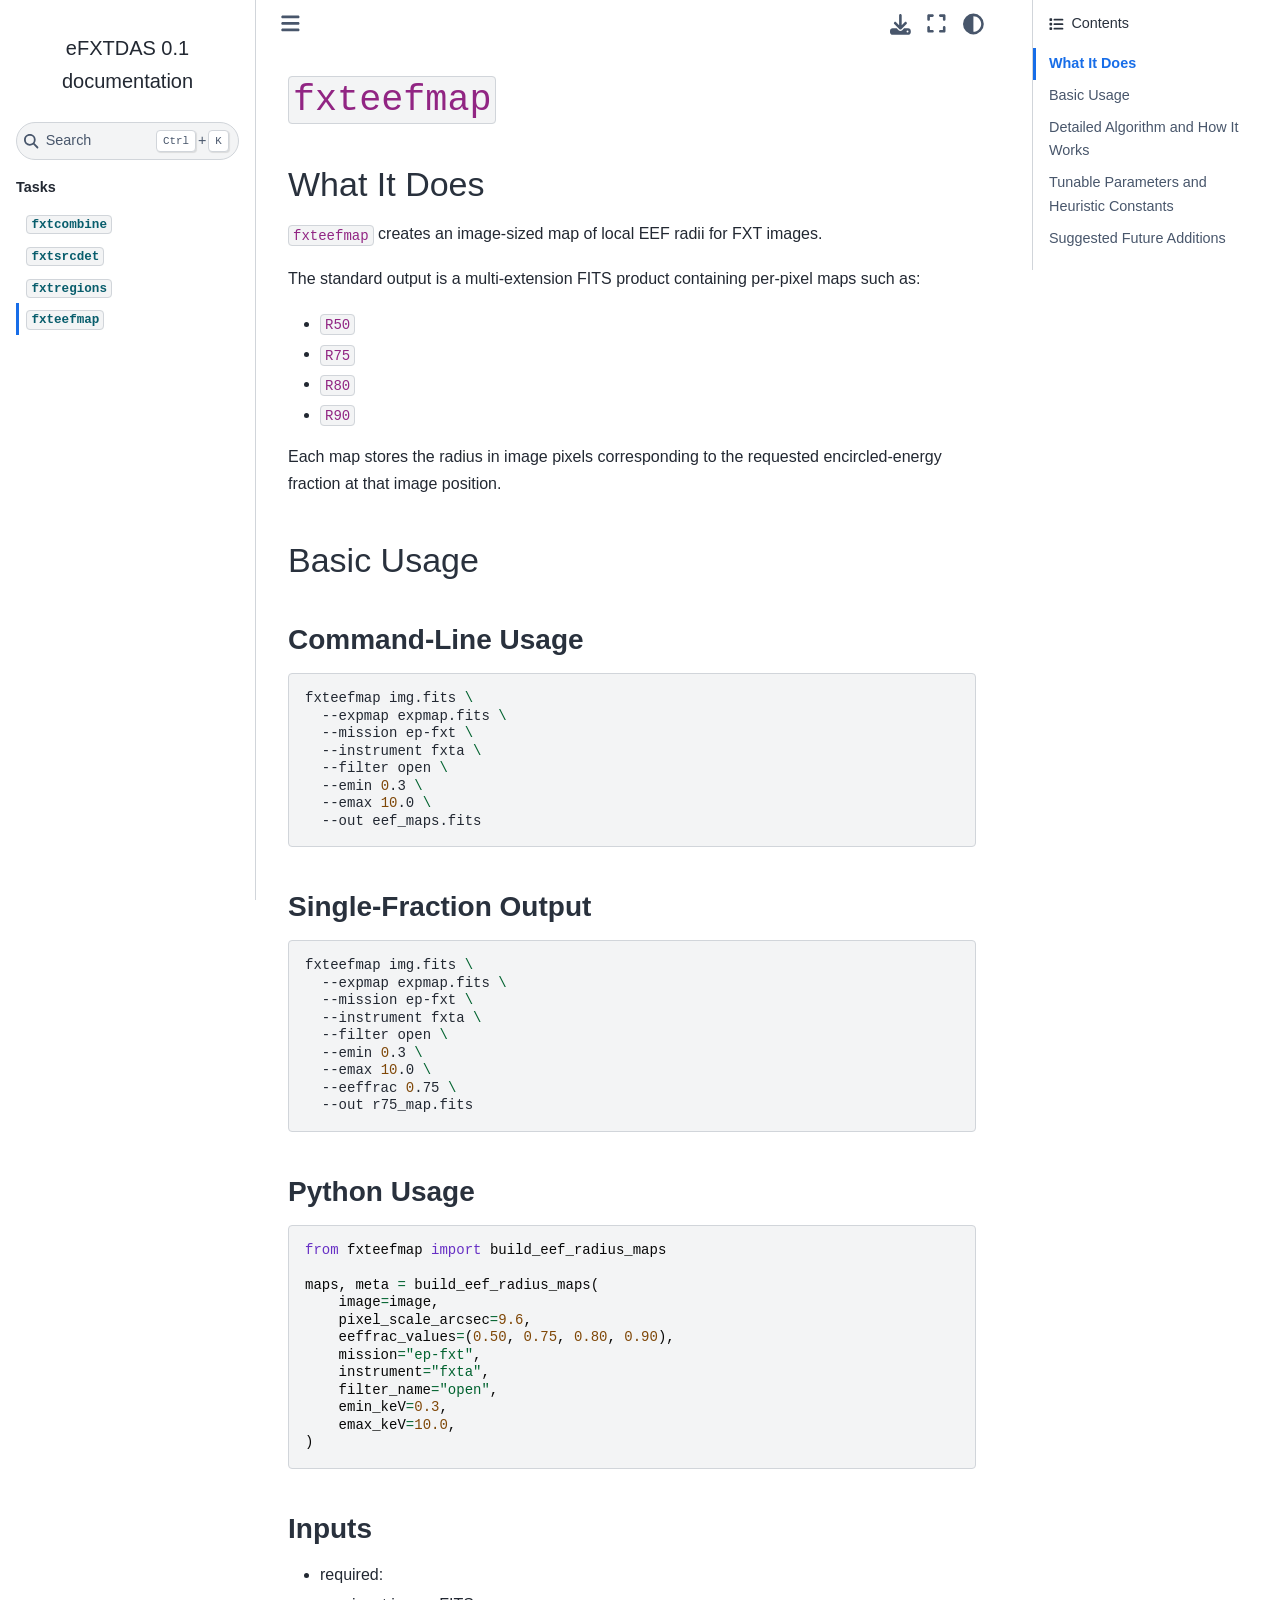
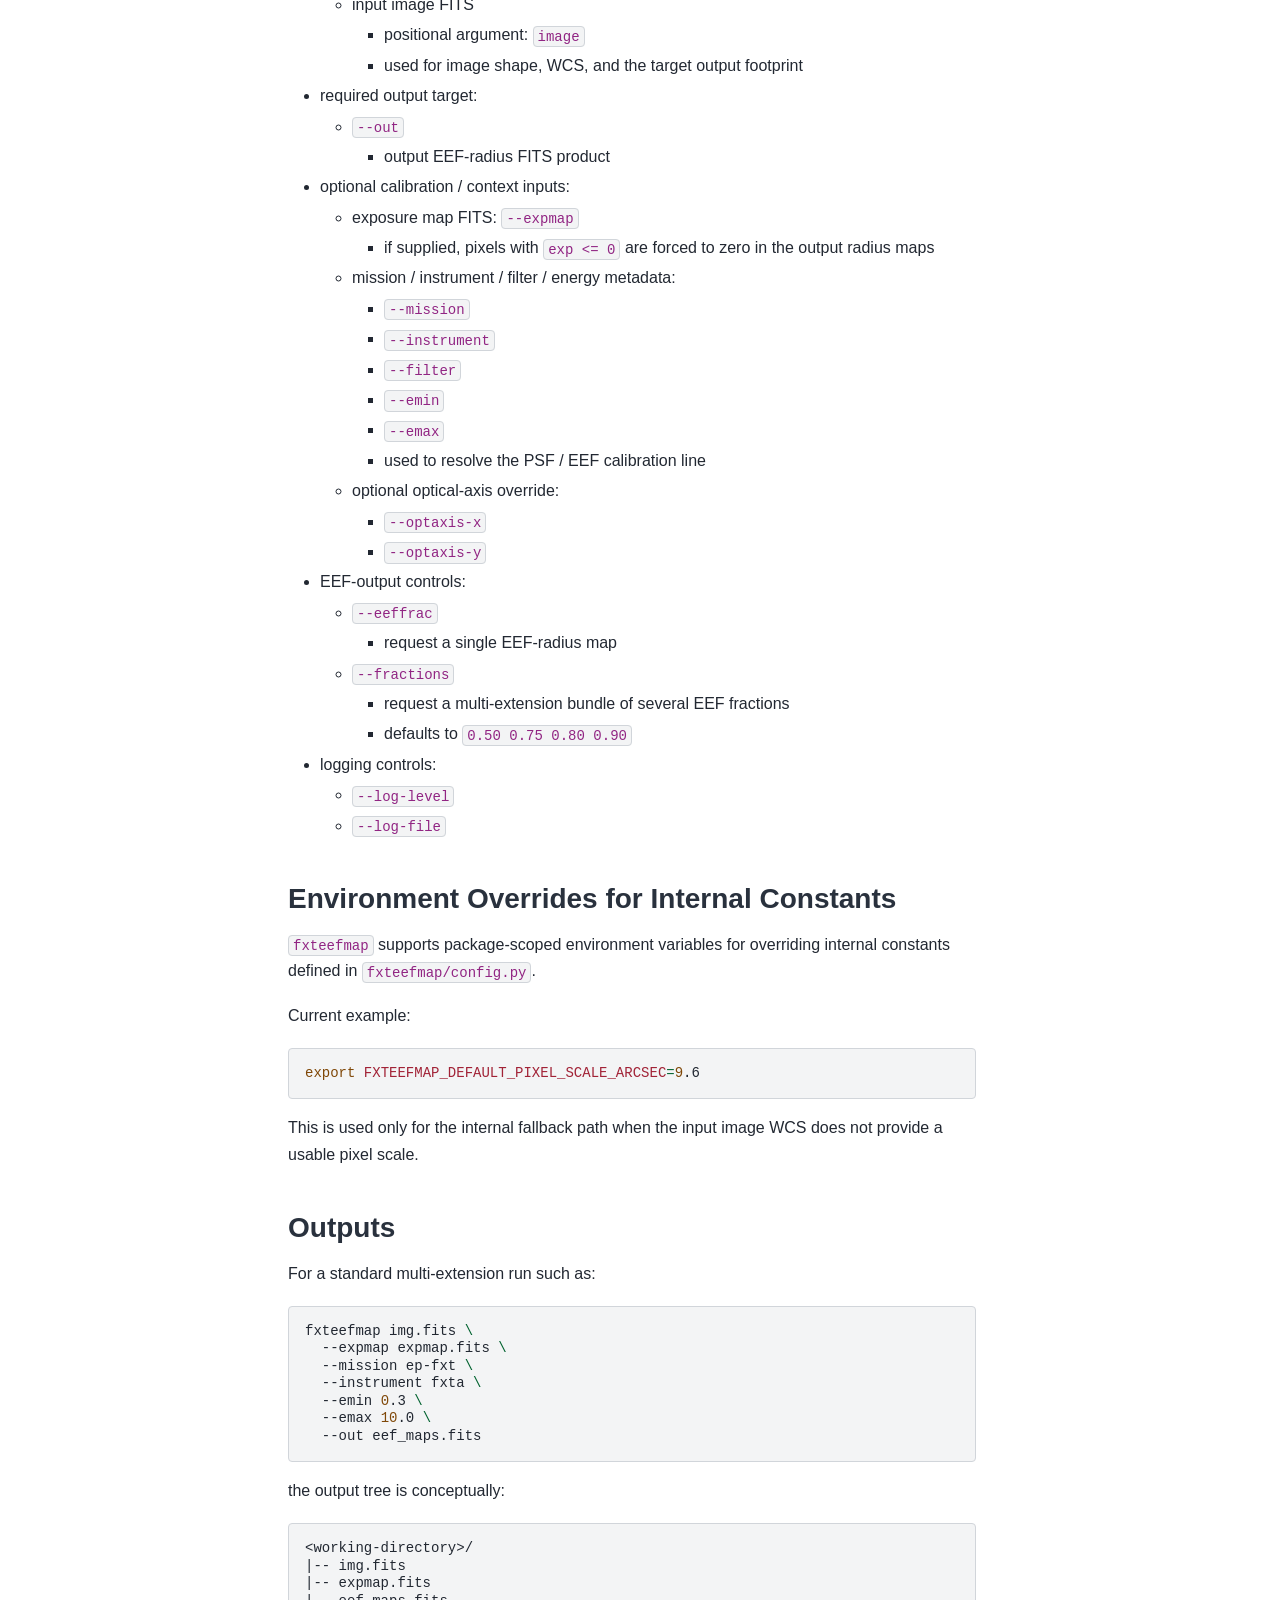
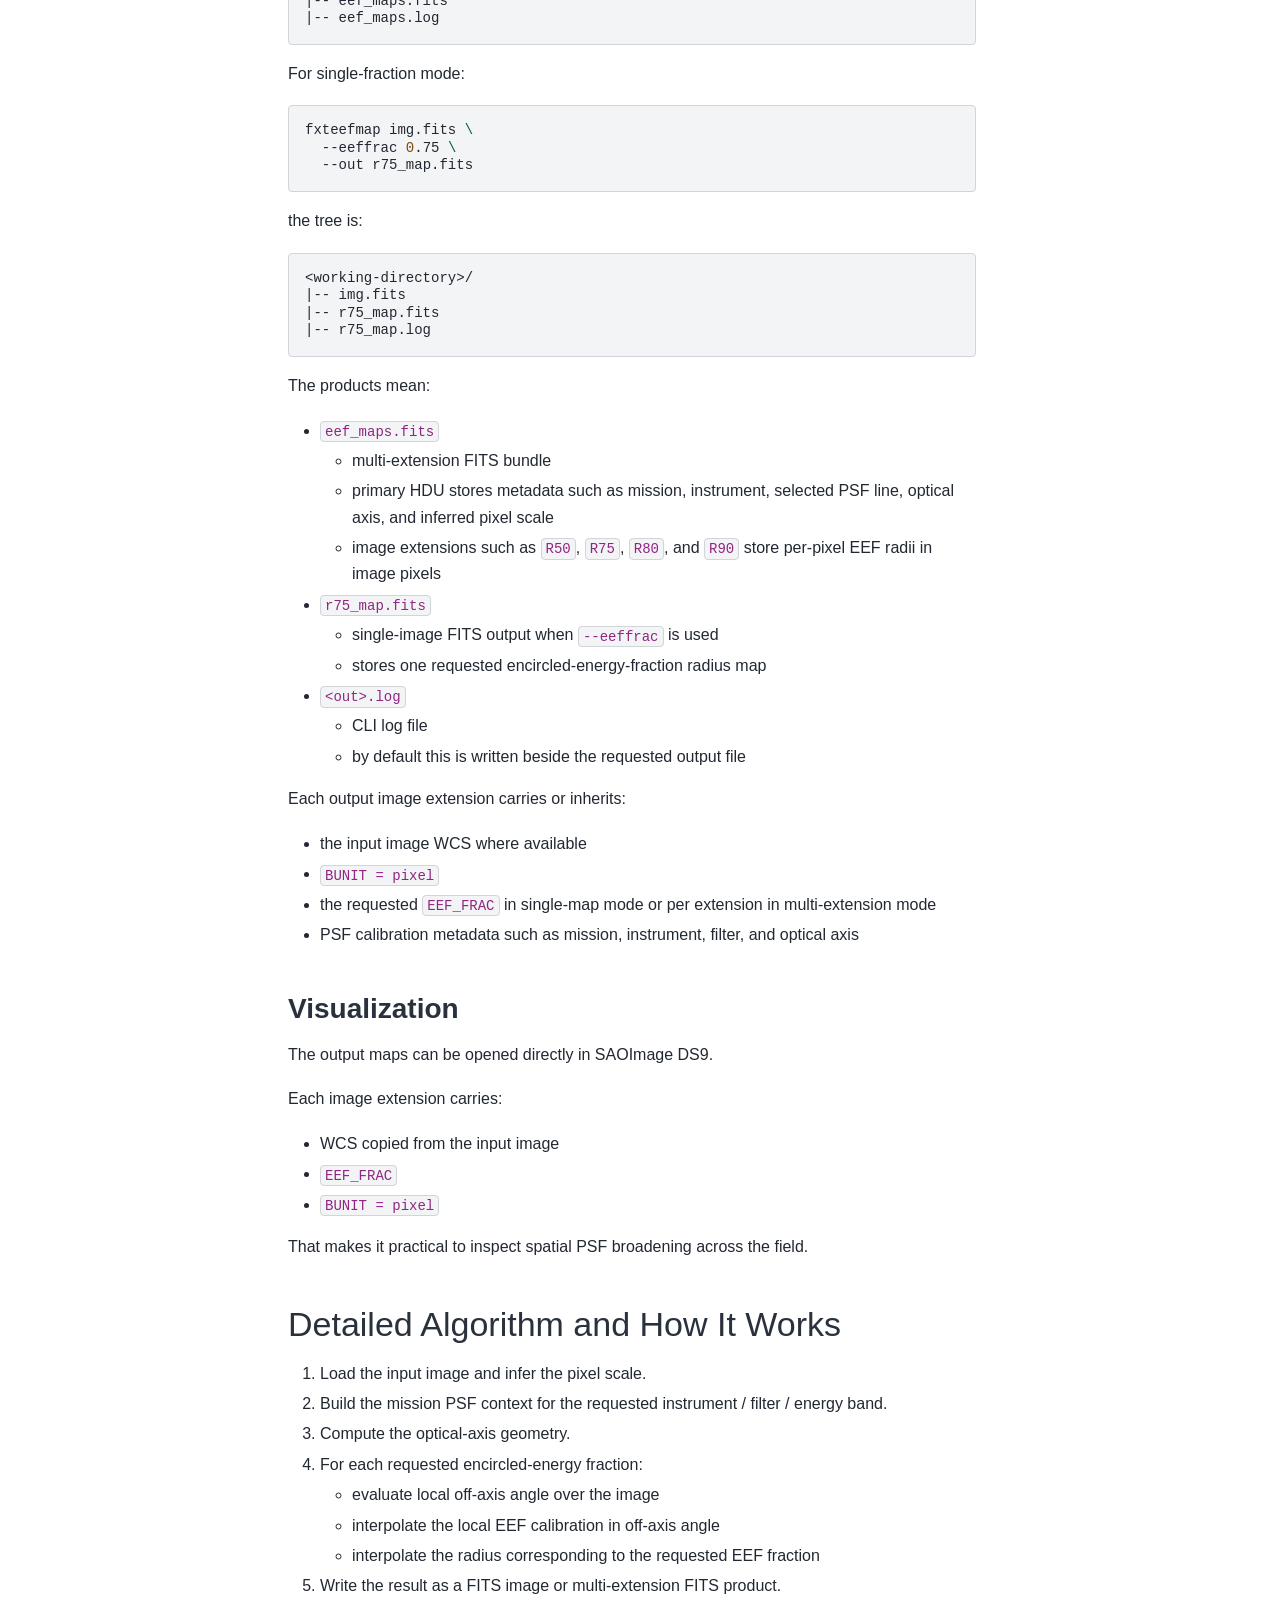
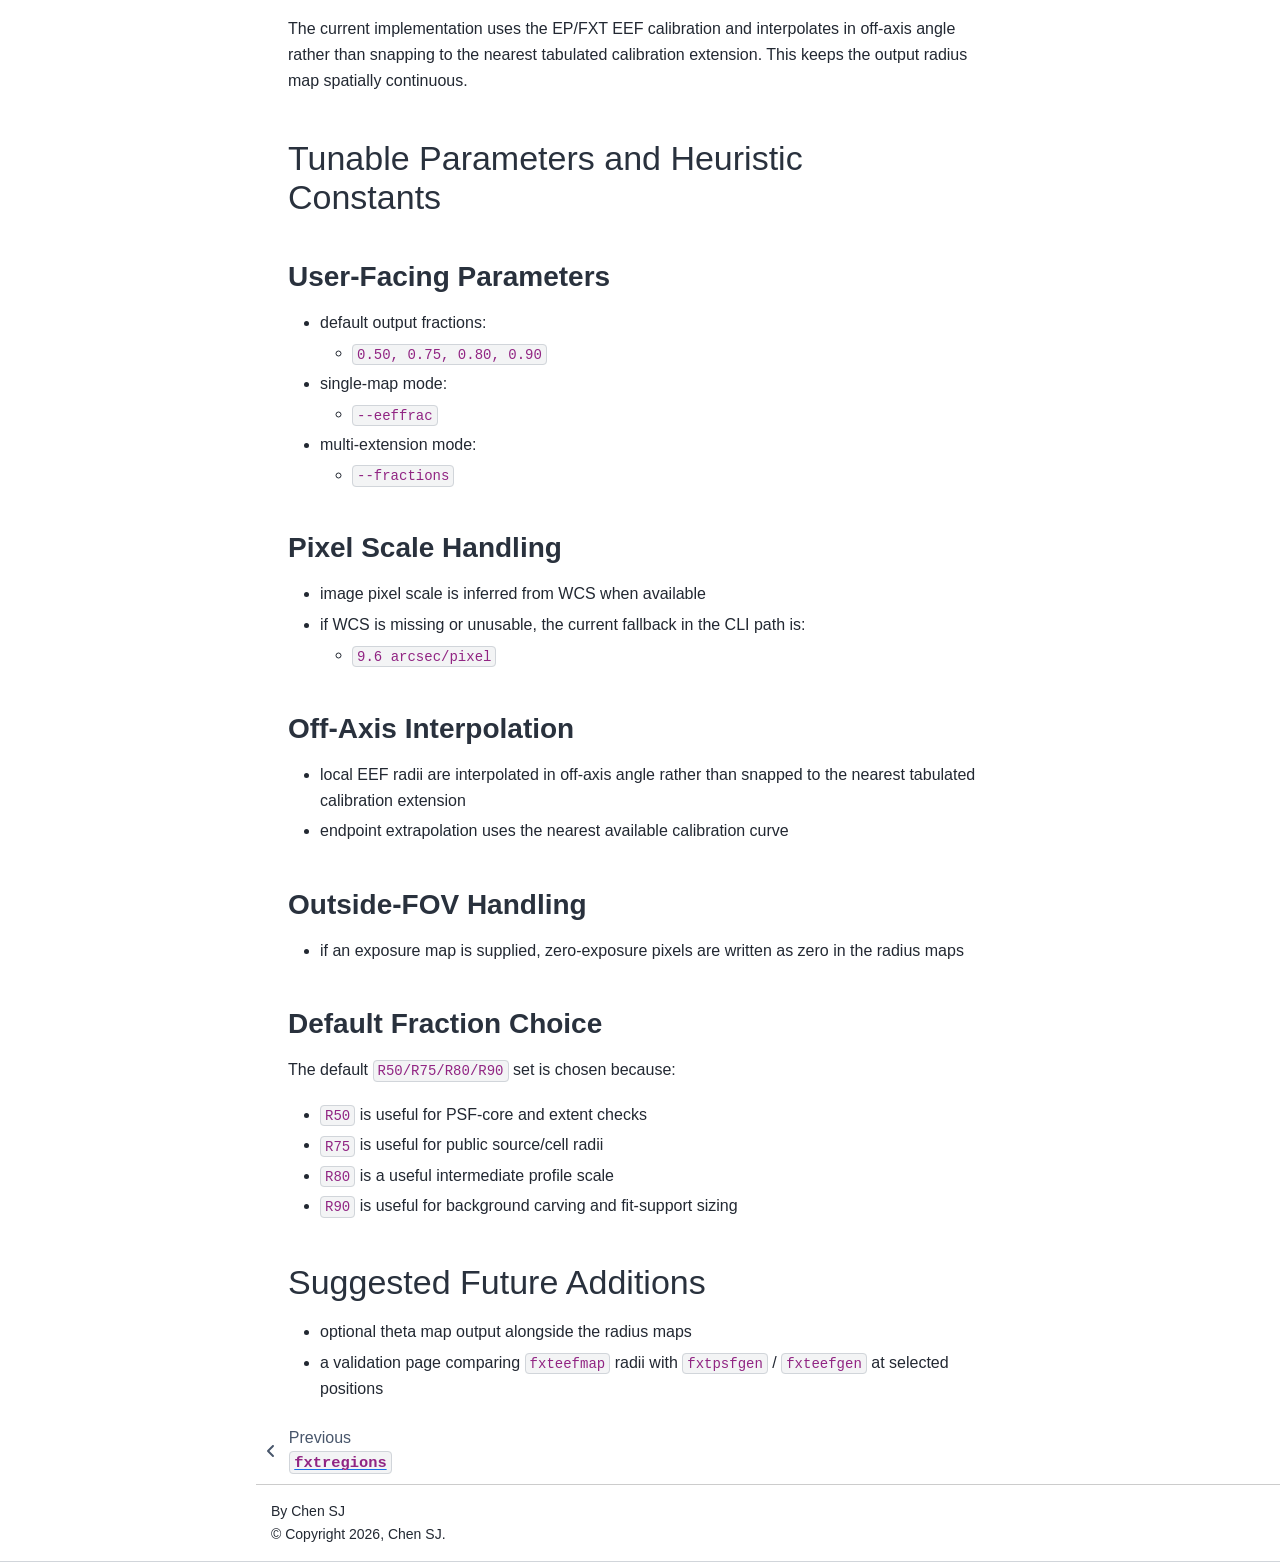
<file: docs/_build/html/fxteefmap.html>
<!DOCTYPE html>


<html lang="en" data-content_root="./" >

  <head>
    <meta charset="utf-8" />
    <meta name="viewport" content="width=device-width, initial-scale=1.0" /><meta name="viewport" content="width=device-width, initial-scale=1" />

    <title>fxteefmap &#8212; eFXTDAS 0.1 documentation</title>
  
  
  
  <script data-cfasync="false">
    document.documentElement.dataset.mode = localStorage.getItem("mode") || "";
    document.documentElement.dataset.theme = localStorage.getItem("theme") || "";
  </script>
  <!--
    this give us a css class that will be invisible only if js is disabled
  -->
  <noscript>
    <style>
      .pst-js-only { display: none !important; }

    </style>
  </noscript>
  
  <!-- Loaded before other Sphinx assets -->
  <link href="_static/styles/theme.css?digest=8878045cc6db502f8baf" rel="stylesheet" />
<link href="_static/styles/pydata-sphinx-theme.css?digest=8878045cc6db502f8baf" rel="stylesheet" />

    <link rel="stylesheet" type="text/css" href="_static/pygments.css?v=8f2a1f02" />
    <link rel="stylesheet" type="text/css" href="_static/styles/sphinx-book-theme.css?v=3c74b3bc" />
    <link rel="stylesheet" type="text/css" href="_static/custom.css?v=6dabc696" />
  
  <!-- So that users can add custom icons -->
  <script src="_static/scripts/fontawesome.js?digest=8878045cc6db502f8baf"></script>
  <!-- Pre-loaded scripts that we'll load fully later -->
  <link rel="preload" as="script" href="_static/scripts/bootstrap.js?digest=8878045cc6db502f8baf" />
<link rel="preload" as="script" href="_static/scripts/pydata-sphinx-theme.js?digest=8878045cc6db502f8baf" />

    <script src="_static/documentation_options.js?v=e1a75a79"></script>
    <script src="_static/doctools.js?v=9bcbadda"></script>
    <script src="_static/sphinx_highlight.js?v=dc90522c"></script>
    <script src="_static/scripts/sphinx-book-theme.js?v=fab101a9"></script>
    <script>DOCUMENTATION_OPTIONS.pagename = 'fxteefmap';</script>
    <link rel="index" title="Index" href="genindex.html" />
    <link rel="search" title="Search" href="search.html" />
    <link rel="prev" title="fxtregions" href="fxtregions.html" />
  <meta name="viewport" content="width=device-width, initial-scale=1"/>
  <meta name="docsearch:language" content="en"/>
  <meta name="docsearch:version" content="" />
  </head>
  
  
  <body data-bs-spy="scroll" data-bs-target=".bd-toc-nav" data-offset="180" data-bs-root-margin="0px 0px -60%" data-default-mode="">

  
  
  <div id="pst-skip-link" class="skip-link d-print-none"><a href="#main-content">Skip to main content</a></div>
  
  <div id="pst-scroll-pixel-helper"></div>
  
  <button type="button" class="btn rounded-pill" id="pst-back-to-top">
    <i class="fa-solid fa-arrow-up"></i>Back to top</button>

  
  <dialog id="pst-search-dialog">
    
<form class="bd-search d-flex align-items-center"
      action="search.html"
      method="get">
  <i class="fa-solid fa-magnifying-glass"></i>
  <input type="search"
         class="form-control"
         name="q"
         placeholder="Search..."
         aria-label="Search..."
         autocomplete="off"
         autocorrect="off"
         autocapitalize="off"
         spellcheck="false"/>
  <span class="search-button__kbd-shortcut"><kbd class="kbd-shortcut__modifier">Ctrl</kbd>+<kbd>K</kbd></span>
</form>
  </dialog>

  <div class="pst-async-banner-revealer d-none">
  <aside id="bd-header-version-warning" class="d-none d-print-none" aria-label="Version warning"></aside>
</div>

  
    <header class="bd-header navbar navbar-expand-lg bd-navbar d-print-none">
    </header>
  

  <div class="bd-container">
    <div class="bd-container__inner bd-page-width">
      
      
      
      <dialog id="pst-primary-sidebar-modal"></dialog>
      <div id="pst-primary-sidebar" class="bd-sidebar-primary bd-sidebar">
        

  
  <div class="sidebar-header-items sidebar-primary__section">
    
    
    
    
  </div>
  
    <div class="sidebar-primary-items__start sidebar-primary__section">
        <div class="sidebar-primary-item">

  
    
  

<a class="navbar-brand logo" href="index.html">
  
  
  
  
  
  
    <p class="title logo__title">eFXTDAS 0.1 documentation</p>
  
</a></div>
        <div class="sidebar-primary-item">

<button class="btn search-button-field search-button__button pst-js-only" title="Search" aria-label="Search" data-bs-placement="bottom" data-bs-toggle="tooltip">
 <i class="fa-solid fa-magnifying-glass"></i>
 <span class="search-button__default-text">Search</span>
 <span class="search-button__kbd-shortcut"><kbd class="kbd-shortcut__modifier">Ctrl</kbd>+<kbd class="kbd-shortcut__modifier">K</kbd></span>
</button></div>
        <div class="sidebar-primary-item"><nav class="bd-links bd-docs-nav" aria-label="Main">
    <div class="bd-toc-item navbar-nav active">
        <p aria-level="2" class="caption" role="heading"><span class="caption-text">Tasks</span></p>
<ul class="current nav bd-sidenav">
<li class="toctree-l1"><a class="reference internal" href="fxtcombine.html"><code class="docutils literal notranslate"><span class="pre">fxtcombine</span></code></a></li>
<li class="toctree-l1"><a class="reference internal" href="fxtsrcdet.html"><code class="docutils literal notranslate"><span class="pre">fxtsrcdet</span></code></a></li>
<li class="toctree-l1"><a class="reference internal" href="fxtregions.html"><code class="docutils literal notranslate"><span class="pre">fxtregions</span></code></a></li>
<li class="toctree-l1 current active"><a class="current reference internal" href="#"><code class="docutils literal notranslate"><span class="pre">fxteefmap</span></code></a></li>
</ul>

    </div>
</nav></div>
    </div>
  
  
  <div class="sidebar-primary-items__end sidebar-primary__section">
      <div class="sidebar-primary-item">
<div id="ethical-ad-placement"
      class="flat"
      data-ea-publisher="readthedocs"
      data-ea-type="readthedocs-sidebar"
      data-ea-manual="true">
</div></div>
  </div>


      </div>
      
      <main id="main-content" class="bd-main" role="main">
        
        

<div class="sbt-scroll-pixel-helper"></div>

          <div class="bd-content">
            <div class="bd-article-container">
              
              <div class="bd-header-article d-print-none">
<div class="header-article-items header-article__inner">
  
    <div class="header-article-items__start">
      
        <div class="header-article-item"><button class="sidebar-toggle primary-toggle btn btn-sm" title="Toggle primary sidebar" data-bs-placement="bottom" data-bs-toggle="tooltip">
  <span class="fa-solid fa-bars"></span>
</button></div>
      
    </div>
  
  
    <div class="header-article-items__end">
      
        <div class="header-article-item">

<div class="article-header-buttons">





<div class="dropdown dropdown-download-buttons">
  <button class="btn dropdown-toggle" type="button" data-bs-toggle="dropdown" aria-expanded="false" aria-label="Download this page">
    <i class="fas fa-download"></i>
  </button>
  <ul class="dropdown-menu">
      
      
      
      <li><a href="_sources/fxteefmap.md" target="_blank"
   class="btn btn-sm btn-download-source-button dropdown-item"
   title="Download source file"
   data-bs-placement="left" data-bs-toggle="tooltip"
>
  

<span class="btn__icon-container">
  <i class="fas fa-file"></i>
  </span>
<span class="btn__text-container">.md</span>
</a>
</li>
      
      
      
      
      <li>
<button onclick="window.print()"
  class="btn btn-sm btn-download-pdf-button dropdown-item"
  title="Print to PDF"
  data-bs-placement="left" data-bs-toggle="tooltip"
>
  

<span class="btn__icon-container">
  <i class="fas fa-file-pdf"></i>
  </span>
<span class="btn__text-container">.pdf</span>
</button>
</li>
      
  </ul>
</div>




<button onclick="toggleFullScreen()"
  class="btn btn-sm btn-fullscreen-button pst-navbar-icon"
  title="Fullscreen mode"
  data-bs-placement="bottom" data-bs-toggle="tooltip"
>
  

<span class="btn__icon-container">
  <i class="fas fa-expand"></i>
  </span>

</button>



<button class="btn btn-sm nav-link pst-navbar-icon theme-switch-button pst-js-only" aria-label="Color mode" data-bs-title="Color mode"  data-bs-placement="bottom" data-bs-toggle="tooltip">
  <i class="theme-switch fa-solid fa-sun                fa-lg" data-mode="light" title="Light"></i>
  <i class="theme-switch fa-solid fa-moon               fa-lg" data-mode="dark"  title="Dark"></i>
  <i class="theme-switch fa-solid fa-circle-half-stroke fa-lg" data-mode="auto"  title="System Settings"></i>
</button>


<button class="btn btn-sm pst-navbar-icon search-button search-button__button pst-js-only" title="Search" aria-label="Search" data-bs-placement="bottom" data-bs-toggle="tooltip">
    <i class="fa-solid fa-magnifying-glass fa-lg"></i>
</button>
<button class="sidebar-toggle secondary-toggle btn btn-sm pst-navbar-icon" title="Toggle secondary sidebar" data-bs-placement="bottom" data-bs-toggle="tooltip">
    <span class="fa-solid fa-list"></span>
</button>
</div></div>
      
    </div>
  
</div>
</div>
              
              

<div id="jb-print-docs-body" class="onlyprint">
    <h1>fxteefmap</h1>
    <!-- Table of contents -->
    <div id="print-main-content">
        <div id="jb-print-toc">
            
            <div>
                <h2> Contents </h2>
            </div>
            <nav aria-label="Page">
                <ul class="visible nav section-nav flex-column">
<li class="toc-h2 nav-item toc-entry"><a class="reference internal nav-link" href="#what-it-does">What It Does</a></li>
<li class="toc-h2 nav-item toc-entry"><a class="reference internal nav-link" href="#basic-usage">Basic Usage</a><ul class="nav section-nav flex-column">
<li class="toc-h3 nav-item toc-entry"><a class="reference internal nav-link" href="#command-line-usage">Command-Line Usage</a></li>
<li class="toc-h3 nav-item toc-entry"><a class="reference internal nav-link" href="#single-fraction-output">Single-Fraction Output</a></li>
<li class="toc-h3 nav-item toc-entry"><a class="reference internal nav-link" href="#python-usage">Python Usage</a></li>
<li class="toc-h3 nav-item toc-entry"><a class="reference internal nav-link" href="#inputs">Inputs</a></li>
<li class="toc-h3 nav-item toc-entry"><a class="reference internal nav-link" href="#environment-overrides-for-internal-constants">Environment Overrides for Internal Constants</a></li>
<li class="toc-h3 nav-item toc-entry"><a class="reference internal nav-link" href="#outputs">Outputs</a></li>
<li class="toc-h3 nav-item toc-entry"><a class="reference internal nav-link" href="#visualization">Visualization</a></li>
</ul>
</li>
<li class="toc-h2 nav-item toc-entry"><a class="reference internal nav-link" href="#detailed-algorithm-and-how-it-works">Detailed Algorithm and How It Works</a></li>
<li class="toc-h2 nav-item toc-entry"><a class="reference internal nav-link" href="#tunable-parameters-and-heuristic-constants">Tunable Parameters and Heuristic Constants</a><ul class="nav section-nav flex-column">
<li class="toc-h3 nav-item toc-entry"><a class="reference internal nav-link" href="#user-facing-parameters">User-Facing Parameters</a></li>
<li class="toc-h3 nav-item toc-entry"><a class="reference internal nav-link" href="#pixel-scale-handling">Pixel Scale Handling</a></li>
<li class="toc-h3 nav-item toc-entry"><a class="reference internal nav-link" href="#off-axis-interpolation">Off-Axis Interpolation</a></li>
<li class="toc-h3 nav-item toc-entry"><a class="reference internal nav-link" href="#outside-fov-handling">Outside-FOV Handling</a></li>
<li class="toc-h3 nav-item toc-entry"><a class="reference internal nav-link" href="#default-fraction-choice">Default Fraction Choice</a></li>
</ul>
</li>
<li class="toc-h2 nav-item toc-entry"><a class="reference internal nav-link" href="#suggested-future-additions">Suggested Future Additions</a></li>
</ul>
            </nav>
        </div>
    </div>
</div>

              
                
<div id="searchbox"></div>
                <article class="bd-article">
                  
  <section id="fxteefmap">
<h1><code class="docutils literal notranslate"><span class="pre">fxteefmap</span></code><a class="headerlink" href="#fxteefmap" title="Link to this heading">#</a></h1>
<section id="what-it-does">
<h2>What It Does<a class="headerlink" href="#what-it-does" title="Link to this heading">#</a></h2>
<p><code class="docutils literal notranslate"><span class="pre">fxteefmap</span></code> creates an image-sized map of local EEF radii for FXT images.</p>
<p>The standard output is a multi-extension FITS product containing per-pixel maps such as:</p>
<ul class="simple">
<li><p><code class="docutils literal notranslate"><span class="pre">R50</span></code></p></li>
<li><p><code class="docutils literal notranslate"><span class="pre">R75</span></code></p></li>
<li><p><code class="docutils literal notranslate"><span class="pre">R80</span></code></p></li>
<li><p><code class="docutils literal notranslate"><span class="pre">R90</span></code></p></li>
</ul>
<p>Each map stores the radius in image pixels corresponding to the requested encircled-energy fraction at that image position.</p>
</section>
<section id="basic-usage">
<h2>Basic Usage<a class="headerlink" href="#basic-usage" title="Link to this heading">#</a></h2>
<section id="command-line-usage">
<h3>Command-Line Usage<a class="headerlink" href="#command-line-usage" title="Link to this heading">#</a></h3>
<div class="highlight-bash notranslate"><div class="highlight"><pre><span></span>fxteefmap<span class="w"> </span>img.fits<span class="w"> </span><span class="se">\</span>
<span class="w">  </span>--expmap<span class="w"> </span>expmap.fits<span class="w"> </span><span class="se">\</span>
<span class="w">  </span>--mission<span class="w"> </span>ep-fxt<span class="w"> </span><span class="se">\</span>
<span class="w">  </span>--instrument<span class="w"> </span>fxta<span class="w"> </span><span class="se">\</span>
<span class="w">  </span>--filter<span class="w"> </span>open<span class="w"> </span><span class="se">\</span>
<span class="w">  </span>--emin<span class="w"> </span><span class="m">0</span>.3<span class="w"> </span><span class="se">\</span>
<span class="w">  </span>--emax<span class="w"> </span><span class="m">10</span>.0<span class="w"> </span><span class="se">\</span>
<span class="w">  </span>--out<span class="w"> </span>eef_maps.fits
</pre></div>
</div>
</section>
<section id="single-fraction-output">
<h3>Single-Fraction Output<a class="headerlink" href="#single-fraction-output" title="Link to this heading">#</a></h3>
<div class="highlight-bash notranslate"><div class="highlight"><pre><span></span>fxteefmap<span class="w"> </span>img.fits<span class="w"> </span><span class="se">\</span>
<span class="w">  </span>--expmap<span class="w"> </span>expmap.fits<span class="w"> </span><span class="se">\</span>
<span class="w">  </span>--mission<span class="w"> </span>ep-fxt<span class="w"> </span><span class="se">\</span>
<span class="w">  </span>--instrument<span class="w"> </span>fxta<span class="w"> </span><span class="se">\</span>
<span class="w">  </span>--filter<span class="w"> </span>open<span class="w"> </span><span class="se">\</span>
<span class="w">  </span>--emin<span class="w"> </span><span class="m">0</span>.3<span class="w"> </span><span class="se">\</span>
<span class="w">  </span>--emax<span class="w"> </span><span class="m">10</span>.0<span class="w"> </span><span class="se">\</span>
<span class="w">  </span>--eeffrac<span class="w"> </span><span class="m">0</span>.75<span class="w"> </span><span class="se">\</span>
<span class="w">  </span>--out<span class="w"> </span>r75_map.fits
</pre></div>
</div>
</section>
<section id="python-usage">
<h3>Python Usage<a class="headerlink" href="#python-usage" title="Link to this heading">#</a></h3>
<div class="highlight-python notranslate"><div class="highlight"><pre><span></span><span class="kn">from</span><span class="w"> </span><span class="nn">fxteefmap</span><span class="w"> </span><span class="kn">import</span> <span class="n">build_eef_radius_maps</span>

<span class="n">maps</span><span class="p">,</span> <span class="n">meta</span> <span class="o">=</span> <span class="n">build_eef_radius_maps</span><span class="p">(</span>
    <span class="n">image</span><span class="o">=</span><span class="n">image</span><span class="p">,</span>
    <span class="n">pixel_scale_arcsec</span><span class="o">=</span><span class="mf">9.6</span><span class="p">,</span>
    <span class="n">eeffrac_values</span><span class="o">=</span><span class="p">(</span><span class="mf">0.50</span><span class="p">,</span> <span class="mf">0.75</span><span class="p">,</span> <span class="mf">0.80</span><span class="p">,</span> <span class="mf">0.90</span><span class="p">),</span>
    <span class="n">mission</span><span class="o">=</span><span class="s2">&quot;ep-fxt&quot;</span><span class="p">,</span>
    <span class="n">instrument</span><span class="o">=</span><span class="s2">&quot;fxta&quot;</span><span class="p">,</span>
    <span class="n">filter_name</span><span class="o">=</span><span class="s2">&quot;open&quot;</span><span class="p">,</span>
    <span class="n">emin_keV</span><span class="o">=</span><span class="mf">0.3</span><span class="p">,</span>
    <span class="n">emax_keV</span><span class="o">=</span><span class="mf">10.0</span><span class="p">,</span>
<span class="p">)</span>
</pre></div>
</div>
</section>
<section id="inputs">
<h3>Inputs<a class="headerlink" href="#inputs" title="Link to this heading">#</a></h3>
<ul class="simple">
<li><p>required:</p>
<ul>
<li><p>input image FITS</p>
<ul>
<li><p>positional argument: <code class="docutils literal notranslate"><span class="pre">image</span></code></p></li>
<li><p>used for image shape, WCS, and the target output footprint</p></li>
</ul>
</li>
</ul>
</li>
<li><p>required output target:</p>
<ul>
<li><p><code class="docutils literal notranslate"><span class="pre">--out</span></code></p>
<ul>
<li><p>output EEF-radius FITS product</p></li>
</ul>
</li>
</ul>
</li>
<li><p>optional calibration / context inputs:</p>
<ul>
<li><p>exposure map FITS: <code class="docutils literal notranslate"><span class="pre">--expmap</span></code></p>
<ul>
<li><p>if supplied, pixels with <code class="docutils literal notranslate"><span class="pre">exp</span> <span class="pre">&lt;=</span> <span class="pre">0</span></code> are forced to zero in the output
radius maps</p></li>
</ul>
</li>
<li><p>mission / instrument / filter / energy metadata:</p>
<ul>
<li><p><code class="docutils literal notranslate"><span class="pre">--mission</span></code></p></li>
<li><p><code class="docutils literal notranslate"><span class="pre">--instrument</span></code></p></li>
<li><p><code class="docutils literal notranslate"><span class="pre">--filter</span></code></p></li>
<li><p><code class="docutils literal notranslate"><span class="pre">--emin</span></code></p></li>
<li><p><code class="docutils literal notranslate"><span class="pre">--emax</span></code></p></li>
<li><p>used to resolve the PSF / EEF calibration line</p></li>
</ul>
</li>
<li><p>optional optical-axis override:</p>
<ul>
<li><p><code class="docutils literal notranslate"><span class="pre">--optaxis-x</span></code></p></li>
<li><p><code class="docutils literal notranslate"><span class="pre">--optaxis-y</span></code></p></li>
</ul>
</li>
</ul>
</li>
<li><p>EEF-output controls:</p>
<ul>
<li><p><code class="docutils literal notranslate"><span class="pre">--eeffrac</span></code></p>
<ul>
<li><p>request a single EEF-radius map</p></li>
</ul>
</li>
<li><p><code class="docutils literal notranslate"><span class="pre">--fractions</span></code></p>
<ul>
<li><p>request a multi-extension bundle of several EEF fractions</p></li>
<li><p>defaults to <code class="docutils literal notranslate"><span class="pre">0.50</span> <span class="pre">0.75</span> <span class="pre">0.80</span> <span class="pre">0.90</span></code></p></li>
</ul>
</li>
</ul>
</li>
<li><p>logging controls:</p>
<ul>
<li><p><code class="docutils literal notranslate"><span class="pre">--log-level</span></code></p></li>
<li><p><code class="docutils literal notranslate"><span class="pre">--log-file</span></code></p></li>
</ul>
</li>
</ul>
</section>
<section id="environment-overrides-for-internal-constants">
<h3>Environment Overrides for Internal Constants<a class="headerlink" href="#environment-overrides-for-internal-constants" title="Link to this heading">#</a></h3>
<p><code class="docutils literal notranslate"><span class="pre">fxteefmap</span></code> supports package-scoped environment variables for overriding
internal constants defined in <code class="docutils literal notranslate"><span class="pre">fxteefmap/config.py</span></code>.</p>
<p>Current example:</p>
<div class="highlight-bash notranslate"><div class="highlight"><pre><span></span><span class="nb">export</span><span class="w"> </span><span class="nv">FXTEEFMAP_DEFAULT_PIXEL_SCALE_ARCSEC</span><span class="o">=</span><span class="m">9</span>.6
</pre></div>
</div>
<p>This is used only for the internal fallback path when the input image WCS does
not provide a usable pixel scale.</p>
</section>
<section id="outputs">
<h3>Outputs<a class="headerlink" href="#outputs" title="Link to this heading">#</a></h3>
<p>For a standard multi-extension run such as:</p>
<div class="highlight-bash notranslate"><div class="highlight"><pre><span></span>fxteefmap<span class="w"> </span>img.fits<span class="w"> </span><span class="se">\</span>
<span class="w">  </span>--expmap<span class="w"> </span>expmap.fits<span class="w"> </span><span class="se">\</span>
<span class="w">  </span>--mission<span class="w"> </span>ep-fxt<span class="w"> </span><span class="se">\</span>
<span class="w">  </span>--instrument<span class="w"> </span>fxta<span class="w"> </span><span class="se">\</span>
<span class="w">  </span>--emin<span class="w"> </span><span class="m">0</span>.3<span class="w"> </span><span class="se">\</span>
<span class="w">  </span>--emax<span class="w"> </span><span class="m">10</span>.0<span class="w"> </span><span class="se">\</span>
<span class="w">  </span>--out<span class="w"> </span>eef_maps.fits
</pre></div>
</div>
<p>the output tree is conceptually:</p>
<div class="highlight-text notranslate"><div class="highlight"><pre><span></span>&lt;working-directory&gt;/
|-- img.fits
|-- expmap.fits
|-- eef_maps.fits
|-- eef_maps.log
</pre></div>
</div>
<p>For single-fraction mode:</p>
<div class="highlight-bash notranslate"><div class="highlight"><pre><span></span>fxteefmap<span class="w"> </span>img.fits<span class="w"> </span><span class="se">\</span>
<span class="w">  </span>--eeffrac<span class="w"> </span><span class="m">0</span>.75<span class="w"> </span><span class="se">\</span>
<span class="w">  </span>--out<span class="w"> </span>r75_map.fits
</pre></div>
</div>
<p>the tree is:</p>
<div class="highlight-text notranslate"><div class="highlight"><pre><span></span>&lt;working-directory&gt;/
|-- img.fits
|-- r75_map.fits
|-- r75_map.log
</pre></div>
</div>
<p>The products mean:</p>
<ul class="simple">
<li><p><code class="docutils literal notranslate"><span class="pre">eef_maps.fits</span></code></p>
<ul>
<li><p>multi-extension FITS bundle</p></li>
<li><p>primary HDU stores metadata such as mission, instrument, selected PSF line,
optical axis, and inferred pixel scale</p></li>
<li><p>image extensions such as <code class="docutils literal notranslate"><span class="pre">R50</span></code>, <code class="docutils literal notranslate"><span class="pre">R75</span></code>, <code class="docutils literal notranslate"><span class="pre">R80</span></code>, and <code class="docutils literal notranslate"><span class="pre">R90</span></code> store per-pixel EEF
radii in image pixels</p></li>
</ul>
</li>
<li><p><code class="docutils literal notranslate"><span class="pre">r75_map.fits</span></code></p>
<ul>
<li><p>single-image FITS output when <code class="docutils literal notranslate"><span class="pre">--eeffrac</span></code> is used</p></li>
<li><p>stores one requested encircled-energy-fraction radius map</p></li>
</ul>
</li>
<li><p><code class="docutils literal notranslate"><span class="pre">&lt;out&gt;.log</span></code></p>
<ul>
<li><p>CLI log file</p></li>
<li><p>by default this is written beside the requested output file</p></li>
</ul>
</li>
</ul>
<p>Each output image extension carries or inherits:</p>
<ul class="simple">
<li><p>the input image WCS where available</p></li>
<li><p><code class="docutils literal notranslate"><span class="pre">BUNIT</span> <span class="pre">=</span> <span class="pre">pixel</span></code></p></li>
<li><p>the requested <code class="docutils literal notranslate"><span class="pre">EEF_FRAC</span></code> in single-map mode or per extension in
multi-extension mode</p></li>
<li><p>PSF calibration metadata such as mission, instrument, filter, and optical axis</p></li>
</ul>
</section>
<section id="visualization">
<h3>Visualization<a class="headerlink" href="#visualization" title="Link to this heading">#</a></h3>
<p>The output maps can be opened directly in SAOImage DS9.</p>
<p>Each image extension carries:</p>
<ul class="simple">
<li><p>WCS copied from the input image</p></li>
<li><p><code class="docutils literal notranslate"><span class="pre">EEF_FRAC</span></code></p></li>
<li><p><code class="docutils literal notranslate"><span class="pre">BUNIT</span> <span class="pre">=</span> <span class="pre">pixel</span></code></p></li>
</ul>
<p>That makes it practical to inspect spatial PSF broadening across the field.</p>
</section>
</section>
<section id="detailed-algorithm-and-how-it-works">
<h2>Detailed Algorithm and How It Works<a class="headerlink" href="#detailed-algorithm-and-how-it-works" title="Link to this heading">#</a></h2>
<ol class="arabic simple">
<li><p>Load the input image and infer the pixel scale.</p></li>
<li><p>Build the mission PSF context for the requested instrument / filter / energy band.</p></li>
<li><p>Compute the optical-axis geometry.</p></li>
<li><p>For each requested encircled-energy fraction:</p>
<ul class="simple">
<li><p>evaluate local off-axis angle over the image</p></li>
<li><p>interpolate the local EEF calibration in off-axis angle</p></li>
<li><p>interpolate the radius corresponding to the requested EEF fraction</p></li>
</ul>
</li>
<li><p>Write the result as a FITS image or multi-extension FITS product.</p></li>
</ol>
<p>The current implementation uses the EP/FXT EEF calibration and interpolates in off-axis angle rather than snapping to the nearest tabulated calibration extension. This keeps the output radius map spatially continuous.</p>
</section>
<section id="tunable-parameters-and-heuristic-constants">
<h2>Tunable Parameters and Heuristic Constants<a class="headerlink" href="#tunable-parameters-and-heuristic-constants" title="Link to this heading">#</a></h2>
<section id="user-facing-parameters">
<h3>User-Facing Parameters<a class="headerlink" href="#user-facing-parameters" title="Link to this heading">#</a></h3>
<ul class="simple">
<li><p>default output fractions:</p>
<ul>
<li><p><code class="docutils literal notranslate"><span class="pre">0.50,</span> <span class="pre">0.75,</span> <span class="pre">0.80,</span> <span class="pre">0.90</span></code></p></li>
</ul>
</li>
<li><p>single-map mode:</p>
<ul>
<li><p><code class="docutils literal notranslate"><span class="pre">--eeffrac</span></code></p></li>
</ul>
</li>
<li><p>multi-extension mode:</p>
<ul>
<li><p><code class="docutils literal notranslate"><span class="pre">--fractions</span></code></p></li>
</ul>
</li>
</ul>
</section>
<section id="pixel-scale-handling">
<h3>Pixel Scale Handling<a class="headerlink" href="#pixel-scale-handling" title="Link to this heading">#</a></h3>
<ul class="simple">
<li><p>image pixel scale is inferred from WCS when available</p></li>
<li><p>if WCS is missing or unusable, the current fallback in the CLI path is:</p>
<ul>
<li><p><code class="docutils literal notranslate"><span class="pre">9.6</span> <span class="pre">arcsec/pixel</span></code></p></li>
</ul>
</li>
</ul>
</section>
<section id="off-axis-interpolation">
<h3>Off-Axis Interpolation<a class="headerlink" href="#off-axis-interpolation" title="Link to this heading">#</a></h3>
<ul class="simple">
<li><p>local EEF radii are interpolated in off-axis angle rather than snapped to the nearest tabulated calibration extension</p></li>
<li><p>endpoint extrapolation uses the nearest available calibration curve</p></li>
</ul>
</section>
<section id="outside-fov-handling">
<h3>Outside-FOV Handling<a class="headerlink" href="#outside-fov-handling" title="Link to this heading">#</a></h3>
<ul class="simple">
<li><p>if an exposure map is supplied, zero-exposure pixels are written as zero in the radius maps</p></li>
</ul>
</section>
<section id="default-fraction-choice">
<h3>Default Fraction Choice<a class="headerlink" href="#default-fraction-choice" title="Link to this heading">#</a></h3>
<p>The default <code class="docutils literal notranslate"><span class="pre">R50/R75/R80/R90</span></code> set is chosen because:</p>
<ul class="simple">
<li><p><code class="docutils literal notranslate"><span class="pre">R50</span></code> is useful for PSF-core and extent checks</p></li>
<li><p><code class="docutils literal notranslate"><span class="pre">R75</span></code> is useful for public source/cell radii</p></li>
<li><p><code class="docutils literal notranslate"><span class="pre">R80</span></code> is a useful intermediate profile scale</p></li>
<li><p><code class="docutils literal notranslate"><span class="pre">R90</span></code> is useful for background carving and fit-support sizing</p></li>
</ul>
</section>
</section>
<section id="suggested-future-additions">
<h2>Suggested Future Additions<a class="headerlink" href="#suggested-future-additions" title="Link to this heading">#</a></h2>
<ul class="simple">
<li><p>optional theta map output alongside the radius maps</p></li>
<li><p>a validation page comparing <code class="docutils literal notranslate"><span class="pre">fxteefmap</span></code> radii with <code class="docutils literal notranslate"><span class="pre">fxtpsfgen</span></code> / <code class="docutils literal notranslate"><span class="pre">fxteefgen</span></code> at selected positions</p></li>
</ul>
</section>
</section>


                </article>
              

              
              
              
              
                <footer class="prev-next-footer d-print-none">
                  
<div class="prev-next-area">
    <a class="left-prev"
       href="fxtregions.html"
       title="previous page">
      <i class="fa-solid fa-angle-left"></i>
      <div class="prev-next-info">
        <p class="prev-next-subtitle">previous</p>
        <p class="prev-next-title"><code class="docutils literal notranslate"><span class="pre">fxtregions</span></code></p>
      </div>
    </a>
</div>
                </footer>
              
            </div>
            
            
              
                <dialog id="pst-secondary-sidebar-modal"></dialog>
                <div id="pst-secondary-sidebar" class="bd-sidebar-secondary bd-toc"><div class="sidebar-secondary-items sidebar-secondary__inner">


  <div class="sidebar-secondary-item"><div
    id="pst-page-navigation-heading-2"
    class="page-toc tocsection onthispage">
    <i class="fa-solid fa-list"></i> Contents
  </div>
  <nav id="pst-page-toc-nav" class="page-toc" aria-labelledby="pst-page-navigation-heading-2">
    <ul class="visible nav section-nav flex-column">
<li class="toc-h2 nav-item toc-entry"><a class="reference internal nav-link" href="#what-it-does">What It Does</a></li>
<li class="toc-h2 nav-item toc-entry"><a class="reference internal nav-link" href="#basic-usage">Basic Usage</a><ul class="nav section-nav flex-column">
<li class="toc-h3 nav-item toc-entry"><a class="reference internal nav-link" href="#command-line-usage">Command-Line Usage</a></li>
<li class="toc-h3 nav-item toc-entry"><a class="reference internal nav-link" href="#single-fraction-output">Single-Fraction Output</a></li>
<li class="toc-h3 nav-item toc-entry"><a class="reference internal nav-link" href="#python-usage">Python Usage</a></li>
<li class="toc-h3 nav-item toc-entry"><a class="reference internal nav-link" href="#inputs">Inputs</a></li>
<li class="toc-h3 nav-item toc-entry"><a class="reference internal nav-link" href="#environment-overrides-for-internal-constants">Environment Overrides for Internal Constants</a></li>
<li class="toc-h3 nav-item toc-entry"><a class="reference internal nav-link" href="#outputs">Outputs</a></li>
<li class="toc-h3 nav-item toc-entry"><a class="reference internal nav-link" href="#visualization">Visualization</a></li>
</ul>
</li>
<li class="toc-h2 nav-item toc-entry"><a class="reference internal nav-link" href="#detailed-algorithm-and-how-it-works">Detailed Algorithm and How It Works</a></li>
<li class="toc-h2 nav-item toc-entry"><a class="reference internal nav-link" href="#tunable-parameters-and-heuristic-constants">Tunable Parameters and Heuristic Constants</a><ul class="nav section-nav flex-column">
<li class="toc-h3 nav-item toc-entry"><a class="reference internal nav-link" href="#user-facing-parameters">User-Facing Parameters</a></li>
<li class="toc-h3 nav-item toc-entry"><a class="reference internal nav-link" href="#pixel-scale-handling">Pixel Scale Handling</a></li>
<li class="toc-h3 nav-item toc-entry"><a class="reference internal nav-link" href="#off-axis-interpolation">Off-Axis Interpolation</a></li>
<li class="toc-h3 nav-item toc-entry"><a class="reference internal nav-link" href="#outside-fov-handling">Outside-FOV Handling</a></li>
<li class="toc-h3 nav-item toc-entry"><a class="reference internal nav-link" href="#default-fraction-choice">Default Fraction Choice</a></li>
</ul>
</li>
<li class="toc-h2 nav-item toc-entry"><a class="reference internal nav-link" href="#suggested-future-additions">Suggested Future Additions</a></li>
</ul>
  </nav></div>

</div></div>
              
            
          </div>
          <footer class="bd-footer-content">
            
<div class="bd-footer-content__inner container">
  
  <div class="footer-item">
    
<p class="component-author">
By Chen SJ
</p>

  </div>
  
  <div class="footer-item">
    

  <p class="copyright">
    
      © Copyright 2026, Chen SJ.
      <br/>
    
  </p>

  </div>
  
  <div class="footer-item">
    
  </div>
  
  <div class="footer-item">
    
  </div>
  
</div>
          </footer>
        

      </main>
    </div>
  </div>
  
  <!-- Scripts loaded after <body> so the DOM is not blocked -->
  <script defer src="_static/scripts/bootstrap.js?digest=8878045cc6db502f8baf"></script>
<script defer src="_static/scripts/pydata-sphinx-theme.js?digest=8878045cc6db502f8baf"></script>

  <footer class="bd-footer">
  </footer>
  </body>
</html>
</file>
<file: docs/_build/html/_static/styles/theme.css>
/* Provided by Sphinx's 'basic' theme, and included in the final set of assets */
@import "../basic.css";
</file>
<file: docs/_build/html/_static/pygments.css>
html[data-theme="light"] .highlight pre { line-height: 125%; }
html[data-theme="light"] .highlight td.linenos .normal { color: inherit; background-color: transparent; padding-left: 5px; padding-right: 5px; }
html[data-theme="light"] .highlight span.linenos { color: inherit; background-color: transparent; padding-left: 5px; padding-right: 5px; }
html[data-theme="light"] .highlight td.linenos .special { color: #000000; background-color: #ffffc0; padding-left: 5px; padding-right: 5px; }
html[data-theme="light"] .highlight span.linenos.special { color: #000000; background-color: #ffffc0; padding-left: 5px; padding-right: 5px; }
html[data-theme="light"] .highlight .hll { background-color: #fae4c2 }
html[data-theme="light"] .highlight { background: #fefefe; color: #080808 }
html[data-theme="light"] .highlight .c { color: #515151 } /* Comment */
html[data-theme="light"] .highlight .err { color: #A12236 } /* Error */
html[data-theme="light"] .highlight .k { color: #6730C5 } /* Keyword */
html[data-theme="light"] .highlight .l { color: #7F4707 } /* Literal */
html[data-theme="light"] .highlight .n { color: #080808 } /* Name */
html[data-theme="light"] .highlight .o { color: #00622F } /* Operator */
html[data-theme="light"] .highlight .p { color: #080808 } /* Punctuation */
html[data-theme="light"] .highlight .ch { color: #515151 } /* Comment.Hashbang */
html[data-theme="light"] .highlight .cm { color: #515151 } /* Comment.Multiline */
html[data-theme="light"] .highlight .cp { color: #515151 } /* Comment.Preproc */
html[data-theme="light"] .highlight .cpf { color: #515151 } /* Comment.PreprocFile */
html[data-theme="light"] .highlight .c1 { color: #515151 } /* Comment.Single */
html[data-theme="light"] .highlight .cs { color: #515151 } /* Comment.Special */
html[data-theme="light"] .highlight .gd { color: #005B82 } /* Generic.Deleted */
html[data-theme="light"] .highlight .ge { font-style: italic } /* Generic.Emph */
html[data-theme="light"] .highlight .gh { color: #005B82 } /* Generic.Heading */
html[data-theme="light"] .highlight .gs { font-weight: bold } /* Generic.Strong */
html[data-theme="light"] .highlight .gu { color: #005B82 } /* Generic.Subheading */
html[data-theme="light"] .highlight .kc { color: #6730C5 } /* Keyword.Constant */
html[data-theme="light"] .highlight .kd { color: #6730C5 } /* Keyword.Declaration */
html[data-theme="light"] .highlight .kn { color: #6730C5 } /* Keyword.Namespace */
html[data-theme="light"] .highlight .kp { color: #6730C5 } /* Keyword.Pseudo */
html[data-theme="light"] .highlight .kr { color: #6730C5 } /* Keyword.Reserved */
html[data-theme="light"] .highlight .kt { color: #7F4707 } /* Keyword.Type */
html[data-theme="light"] .highlight .ld { color: #7F4707 } /* Literal.Date */
html[data-theme="light"] .highlight .m { color: #7F4707 } /* Literal.Number */
html[data-theme="light"] .highlight .s { color: #00622F } /* Literal.String */
html[data-theme="light"] .highlight .na { color: #912583 } /* Name.Attribute */
html[data-theme="light"] .highlight .nb { color: #7F4707 } /* Name.Builtin */
html[data-theme="light"] .highlight .nc { color: #005B82 } /* Name.Class */
html[data-theme="light"] .highlight .no { color: #005B82 } /* Name.Constant */
html[data-theme="light"] .highlight .nd { color: #7F4707 } /* Name.Decorator */
html[data-theme="light"] .highlight .ni { color: #00622F } /* Name.Entity */
html[data-theme="light"] .highlight .ne { color: #6730C5 } /* Name.Exception */
html[data-theme="light"] .highlight .nf { color: #005B82 } /* Name.Function */
html[data-theme="light"] .highlight .nl { color: #7F4707 } /* Name.Label */
html[data-theme="light"] .highlight .nn { color: #080808 } /* Name.Namespace */
html[data-theme="light"] .highlight .nx { color: #080808 } /* Name.Other */
html[data-theme="light"] .highlight .py { color: #005B82 } /* Name.Property */
html[data-theme="light"] .highlight .nt { color: #005B82 } /* Name.Tag */
html[data-theme="light"] .highlight .nv { color: #A12236 } /* Name.Variable */
html[data-theme="light"] .highlight .ow { color: #6730C5 } /* Operator.Word */
html[data-theme="light"] .highlight .pm { color: #080808 } /* Punctuation.Marker */
html[data-theme="light"] .highlight .w { color: #080808 } /* Text.Whitespace */
html[data-theme="light"] .highlight .mb { color: #7F4707 } /* Literal.Number.Bin */
html[data-theme="light"] .highlight .mf { color: #7F4707 } /* Literal.Number.Float */
html[data-theme="light"] .highlight .mh { color: #7F4707 } /* Literal.Number.Hex */
html[data-theme="light"] .highlight .mi { color: #7F4707 } /* Literal.Number.Integer */
html[data-theme="light"] .highlight .mo { color: #7F4707 } /* Literal.Number.Oct */
html[data-theme="light"] .highlight .sa { color: #00622F } /* Literal.String.Affix */
html[data-theme="light"] .highlight .sb { color: #00622F } /* Literal.String.Backtick */
html[data-theme="light"] .highlight .sc { color: #00622F } /* Literal.String.Char */
html[data-theme="light"] .highlight .dl { color: #00622F } /* Literal.String.Delimiter */
html[data-theme="light"] .highlight .sd { color: #00622F } /* Literal.String.Doc */
html[data-theme="light"] .highlight .s2 { color: #00622F } /* Literal.String.Double */
html[data-theme="light"] .highlight .se { color: #00622F } /* Literal.String.Escape */
html[data-theme="light"] .highlight .sh { color: #00622F } /* Literal.String.Heredoc */
html[data-theme="light"] .highlight .si { color: #00622F } /* Literal.String.Interpol */
html[data-theme="light"] .highlight .sx { color: #00622F } /* Literal.String.Other */
html[data-theme="light"] .highlight .sr { color: #A12236 } /* Literal.String.Regex */
html[data-theme="light"] .highlight .s1 { color: #00622F } /* Literal.String.Single */
html[data-theme="light"] .highlight .ss { color: #005B82 } /* Literal.String.Symbol */
html[data-theme="light"] .highlight .bp { color: #7F4707 } /* Name.Builtin.Pseudo */
html[data-theme="light"] .highlight .fm { color: #005B82 } /* Name.Function.Magic */
html[data-theme="light"] .highlight .vc { color: #A12236 } /* Name.Variable.Class */
html[data-theme="light"] .highlight .vg { color: #A12236 } /* Name.Variable.Global */
html[data-theme="light"] .highlight .vi { color: #A12236 } /* Name.Variable.Instance */
html[data-theme="light"] .highlight .vm { color: #7F4707 } /* Name.Variable.Magic */
html[data-theme="light"] .highlight .il { color: #7F4707 } /* Literal.Number.Integer.Long */
html[data-theme="dark"] .highlight pre { line-height: 125%; }
html[data-theme="dark"] .highlight td.linenos .normal { color: inherit; background-color: transparent; padding-left: 5px; padding-right: 5px; }
html[data-theme="dark"] .highlight span.linenos { color: inherit; background-color: transparent; padding-left: 5px; padding-right: 5px; }
html[data-theme="dark"] .highlight td.linenos .special { color: #000000; background-color: #ffffc0; padding-left: 5px; padding-right: 5px; }
html[data-theme="dark"] .highlight span.linenos.special { color: #000000; background-color: #ffffc0; padding-left: 5px; padding-right: 5px; }
html[data-theme="dark"] .highlight .hll { background-color: #ffd9002e }
html[data-theme="dark"] .highlight { background: #2b2b2b; color: #F8F8F2 }
html[data-theme="dark"] .highlight .c { color: #FFD900 } /* Comment */
html[data-theme="dark"] .highlight .err { color: #FFA07A } /* Error */
html[data-theme="dark"] .highlight .k { color: #DCC6E0 } /* Keyword */
html[data-theme="dark"] .highlight .l { color: #FFD900 } /* Literal */
html[data-theme="dark"] .highlight .n { color: #F8F8F2 } /* Name */
html[data-theme="dark"] .highlight .o { color: #ABE338 } /* Operator */
html[data-theme="dark"] .highlight .p { color: #F8F8F2 } /* Punctuation */
html[data-theme="dark"] .highlight .ch { color: #FFD900 } /* Comment.Hashbang */
html[data-theme="dark"] .highlight .cm { color: #FFD900 } /* Comment.Multiline */
html[data-theme="dark"] .highlight .cp { color: #FFD900 } /* Comment.Preproc */
html[data-theme="dark"] .highlight .cpf { color: #FFD900 } /* Comment.PreprocFile */
html[data-theme="dark"] .highlight .c1 { color: #FFD900 } /* Comment.Single */
html[data-theme="dark"] .highlight .cs { color: #FFD900 } /* Comment.Special */
html[data-theme="dark"] .highlight .gd { color: #00E0E0 } /* Generic.Deleted */
html[data-theme="dark"] .highlight .ge { font-style: italic } /* Generic.Emph */
html[data-theme="dark"] .highlight .gh { color: #00E0E0 } /* Generic.Heading */
html[data-theme="dark"] .highlight .gs { font-weight: bold } /* Generic.Strong */
html[data-theme="dark"] .highlight .gu { color: #00E0E0 } /* Generic.Subheading */
html[data-theme="dark"] .highlight .kc { color: #DCC6E0 } /* Keyword.Constant */
html[data-theme="dark"] .highlight .kd { color: #DCC6E0 } /* Keyword.Declaration */
html[data-theme="dark"] .highlight .kn { color: #DCC6E0 } /* Keyword.Namespace */
html[data-theme="dark"] .highlight .kp { color: #DCC6E0 } /* Keyword.Pseudo */
html[data-theme="dark"] .highlight .kr { color: #DCC6E0 } /* Keyword.Reserved */
html[data-theme="dark"] .highlight .kt { color: #FFD900 } /* Keyword.Type */
html[data-theme="dark"] .highlight .ld { color: #FFD900 } /* Literal.Date */
html[data-theme="dark"] .highlight .m { color: #FFD900 } /* Literal.Number */
html[data-theme="dark"] .highlight .s { color: #ABE338 } /* Literal.String */
html[data-theme="dark"] .highlight .na { color: #FFD900 } /* Name.Attribute */
html[data-theme="dark"] .highlight .nb { color: #FFD900 } /* Name.Builtin */
html[data-theme="dark"] .highlight .nc { color: #00E0E0 } /* Name.Class */
html[data-theme="dark"] .highlight .no { color: #00E0E0 } /* Name.Constant */
html[data-theme="dark"] .highlight .nd { color: #FFD900 } /* Name.Decorator */
html[data-theme="dark"] .highlight .ni { color: #ABE338 } /* Name.Entity */
html[data-theme="dark"] .highlight .ne { color: #DCC6E0 } /* Name.Exception */
html[data-theme="dark"] .highlight .nf { color: #00E0E0 } /* Name.Function */
html[data-theme="dark"] .highlight .nl { color: #FFD900 } /* Name.Label */
html[data-theme="dark"] .highlight .nn { color: #F8F8F2 } /* Name.Namespace */
html[data-theme="dark"] .highlight .nx { color: #F8F8F2 } /* Name.Other */
html[data-theme="dark"] .highlight .py { color: #00E0E0 } /* Name.Property */
html[data-theme="dark"] .highlight .nt { color: #00E0E0 } /* Name.Tag */
html[data-theme="dark"] .highlight .nv { color: #FFA07A } /* Name.Variable */
html[data-theme="dark"] .highlight .ow { color: #DCC6E0 } /* Operator.Word */
html[data-theme="dark"] .highlight .pm { color: #F8F8F2 } /* Punctuation.Marker */
html[data-theme="dark"] .highlight .w { color: #F8F8F2 } /* Text.Whitespace */
html[data-theme="dark"] .highlight .mb { color: #FFD900 } /* Literal.Number.Bin */
html[data-theme="dark"] .highlight .mf { color: #FFD900 } /* Literal.Number.Float */
html[data-theme="dark"] .highlight .mh { color: #FFD900 } /* Literal.Number.Hex */
html[data-theme="dark"] .highlight .mi { color: #FFD900 } /* Literal.Number.Integer */
html[data-theme="dark"] .highlight .mo { color: #FFD900 } /* Literal.Number.Oct */
html[data-theme="dark"] .highlight .sa { color: #ABE338 } /* Literal.String.Affix */
html[data-theme="dark"] .highlight .sb { color: #ABE338 } /* Literal.String.Backtick */
html[data-theme="dark"] .highlight .sc { color: #ABE338 } /* Literal.String.Char */
html[data-theme="dark"] .highlight .dl { color: #ABE338 } /* Literal.String.Delimiter */
html[data-theme="dark"] .highlight .sd { color: #ABE338 } /* Literal.String.Doc */
html[data-theme="dark"] .highlight .s2 { color: #ABE338 } /* Literal.String.Double */
html[data-theme="dark"] .highlight .se { color: #ABE338 } /* Literal.String.Escape */
html[data-theme="dark"] .highlight .sh { color: #ABE338 } /* Literal.String.Heredoc */
html[data-theme="dark"] .highlight .si { color: #ABE338 } /* Literal.String.Interpol */
html[data-theme="dark"] .highlight .sx { color: #ABE338 } /* Literal.String.Other */
html[data-theme="dark"] .highlight .sr { color: #FFA07A } /* Literal.String.Regex */
html[data-theme="dark"] .highlight .s1 { color: #ABE338 } /* Literal.String.Single */
html[data-theme="dark"] .highlight .ss { color: #00E0E0 } /* Literal.String.Symbol */
html[data-theme="dark"] .highlight .bp { color: #FFD900 } /* Name.Builtin.Pseudo */
html[data-theme="dark"] .highlight .fm { color: #00E0E0 } /* Name.Function.Magic */
html[data-theme="dark"] .highlight .vc { color: #FFA07A } /* Name.Variable.Class */
html[data-theme="dark"] .highlight .vg { color: #FFA07A } /* Name.Variable.Global */
html[data-theme="dark"] .highlight .vi { color: #FFA07A } /* Name.Variable.Instance */
html[data-theme="dark"] .highlight .vm { color: #FFD900 } /* Name.Variable.Magic */
html[data-theme="dark"] .highlight .il { color: #FFD900 } /* Literal.Number.Integer.Long */
</file>
<file: docs/_build/html/_static/styles/sphinx-book-theme.css>
@charset "UTF-8";
/*! sphinx-book-theme CSS
 * BSD 3-Clause License
 * Copyright (c) 2020, EBP
 * All rights reserved.
 *
 * This follows the 7-1 pattern described here:
 * https://sass-guidelin.es/#architecture
 */html[data-theme=dark],html[data-theme=light]{--pst-font-size-base:none;--pst-color-secondary:#e89217}html[data-theme=light]{--sbt-color-announcement:#616161;--pst-color-primary:#176de8}html[data-theme=dark]{--pst-color-primary:#528fe4;--sbt-color-announcement:#616161;--pst-color-background:#121212}html{scroll-padding-top:4rem}.sbt-scroll-pixel-helper{height:0;left:0;position:absolute;top:0;width:0}.d-n,.onlyprint{display:none}@media print{.onlyprint{display:block!important}.noprint{display:none!important}}.bd-article-container h1,.bd-article-container h2,.bd-article-container h3,.bd-article-container h4,.bd-article-container h5,.bd-article-container p.caption{color:var(--pst-color-muted)}.bd-article-container h1,.bd-article-container h2{font-weight:500}a.brackets:before{color:inherit;font-family:inherit;margin-right:0}table{position:relative}@media print{.bd-main .bd-content{height:auto;margin-left:2rem}.bd-main .bd-content #jb-print-docs-body{margin-left:0}.bd-main .bd-content #jb-print-docs-body h1{font-size:3em;margin-bottom:0;text-align:center}.bd-main .bd-content .bd-article{padding-top:0}.bd-main .bd-content .bd-article h1:first-of-type{display:none}.bd-main .bd-content .container{min-width:0!important}.bd-main .bd-content h1{margin-bottom:1em;margin-top:1em}.bd-main .bd-content h1,.bd-main .bd-content h2,.bd-main .bd-content h3,.bd-main .bd-content h4{break-after:avoid;color:#000}.bd-main .bd-content table{break-inside:avoid}.bd-main .bd-content pre{word-wrap:break-word}.bd-main .bd-content a.headerlink{display:none}.bd-main .bd-content aside.margin,.bd-main .bd-content aside.sidebar,.bd-main .bd-content blockquote.epigraph{border:none}.bd-main .bd-content .footer{margin-top:1em}.bd-main .bd-content #jb-print-toc{margin-bottom:1.5rem;margin-left:0}.bd-main .bd-content #jb-print-toc .section-nav{border-left:0!important;list-style-type:disc!important;margin-left:3em!important}.bd-main .bd-content #jb-print-toc .section-nav a{text-decoration:none!important}.bd-main .bd-content #jb-print-toc .section-nav li{display:list-item!important}.bd-main .bd-content #jb-print-toc .section-nav .nav{display:none}.bd-main .bd-footer-content{display:none!important}}.bd-header-announcement{background-color:var(--sbt-color-announcement);color:#fff}.bd-main .bd-content{justify-content:left}.bd-main .bd-content .bd-article-container{min-width:0;overflow-x:unset;padding:0}@media (min-width:1200px){.bd-main .bd-content .bd-article-container{max-width:calc(100% - var(--pst-sidebar-secondary))}}.bd-main .bd-content .bd-article-container .bd-article{padding-left:2rem;padding-right:2rem}@media (max-width:768px){.bd-main .bd-content .bd-article-container .bd-article{padding-left:1rem;padding-right:1rem}}.bd-main .bd-content .bd-article-container details.above-input summary,.bd-main .bd-content .bd-article-container details.below-input summary{border-left:3px solid var(--pst-color-primary)}

/*! sphinx-book-theme CSS
 * BSD 3-Clause License
 * Copyright (c) 2020, EBP
 * All rights reserved.
 *
 * This follows the 7-1 pattern described here:
 * https://sass-guidelin.es/#architecture
 */@media (min-width:768px){button.sidebar-toggle.primary-toggle{display:inline-block}}@media (max-width:768px){button.sidebar-toggle.primary-toggle{margin-bottom:0}}@media (min-width:1200px){button.sidebar-toggle.secondary-toggle{display:none}}@media (max-width:768px){button.sidebar-toggle.secondary-toggle{margin-bottom:0}}.bd-header-article{align-items:center;background-color:var(--pst-color-background);display:flex;font-size:.9em;padding:0 1rem;position:sticky;top:0;transition:left .2s;z-index:1020}@media (max-width:768px){.bd-header-article{height:3.5rem;padding:0 .5rem}}.scrolled .bd-header-article{box-shadow:0 6px 6px -6px var(--pst-color-shadow)}.bd-header-article .header-article__inner{padding:0}.bd-header-article .header-article-items{align-items:center;display:flex;height:3rem;width:100%}.bd-header-article .header-article-item{align-items:center;display:flex}.bd-header-article .article-header-buttons{display:flex}.bd-header-article .btn{align-items:center;border:none;color:var(--pst-color-text-muted);display:flex;font-size:1.3rem;padding-left:.5rem;padding-right:.5rem}.bd-header-article .btn svg{width:1.3rem}.bd-header-article .btn.show,.bd-header-article .btn:hover{border:none;color:var(--pst-color-text-base)}.bd-header-article .btn.show+.dropdown-menu,.bd-header-article .btn:hover+.dropdown-menu{display:block}.bd-header-article .btn:focus{box-shadow:none}.bd-header-article .btn.dropdown-toggle:after{display:none}.bd-header-article div.dropdown{align-items:center;display:flex}.bd-header-article .theme-switch-button{margin:0}.bd-header-article .theme-switch-button button,.bd-header-article .theme-switch-button i,.bd-header-article .theme-switch-button span{padding:0}.bd-header-article .theme-switch-button i,.bd-header-article .theme-switch-button span{transition:color .25s ease-out}.bd-header-article .theme-switch-button:active,.bd-header-article .theme-switch-button:hover{background-color:unset!important}.bd-header-article .theme-switch-button:active i,.bd-header-article .theme-switch-button:active span,.bd-header-article .theme-switch-button:hover i,.bd-header-article .theme-switch-button:hover span{color:var(--pst-color-text-base)}.bd-header-article .dropdown-menu{background-color:var(--pst-color-background);border-color:var(--pst-color-border);box-shadow:0 .2rem .5rem var(--pst-color-shadow),0 0 .0625rem var(--pst-color-shadow)!important;color:var(--pst-color-text-muted);top:2rem;transform:translateX(-75%)}.bd-header-article .dropdown-menu:hover{display:block}.bd-header-article .dropdown-menu .dropdown-item{align-items:center;display:inline-flex;font-size:1em;padding-left:.5em}.bd-header-article .dropdown-menu .dropdown-item:hover{background-color:initial;color:var(--pst-color-text-base);text-decoration:none}.bd-header-article .dropdown-menu .dropdown-item span img{height:1em}.bd-header-article .dropdown-menu .dropdown-item span.btn__icon-container{align-items:center;display:inline-flex;justify-content:center;width:1.7em}.bd-header{position:inherit}.bd-header button.sidebar-toggle{display:none}.bd-sidebar-primary{max-height:100vh;padding:1rem;top:0;transition:margin-left .25s ease 0s,opacity .25s ease 0s,visibility .25s ease 0s}@media (min-width:992px){.bd-sidebar-primary.pst-sidebar-hidden{margin-left:-20%;opacity:0;visibility:hidden}}@media (max-width:768px){.bd-sidebar-primary{z-index:1081}}.bd-sidebar-primary .sidebar-primary-items__start{border-top:none}.bd-sidebar-primary .navbar-icon-links{display:flex!important;gap:.5rem!important;justify-content:flex-start!important}@media (min-width:992px){.bd-sidebar-primary{flex-basis:20%}input#pst-primary-sidebar-checkbox:checked~.bd-container .bd-sidebar-primary{margin-left:-20%;opacity:0;visibility:hidden}}.bd-sidebar-secondary{top:0}@media (max-width:1200px){.bd-sidebar-secondary{z-index:1081}}.bd-sidebar-secondary .sidebar-secondary-items{display:flex;gap:.5rem;padding:0}.bd-sidebar-secondary .sidebar-secondary-items .sidebar-secondary-item{padding-bottom:0;padding-top:0}.bd-sidebar-secondary .onthispage{align-items:center;color:var(--pst-color-muted);display:flex;gap:.5rem;height:3rem;margin:0;min-height:3rem}@media (min-width:1200px){.bd-sidebar-secondary{background:var(--pst-color-background);height:fit-content;padding:0 1.5rem;transition:max-height .4s ease;z-index:2}.bd-sidebar-secondary .toc-item{border-left-color:var(--pst-color-surface);padding-top:0}.bd-sidebar-secondary .toc-item nav.page-toc{margin-bottom:0;transition:opacity .4s ease}.bd-sidebar-secondary.hide:not(:hover){max-height:3rem;overflow-y:hidden}.scrolled .bd-sidebar-secondary.hide:not(:hover){box-shadow:0 6px 6px -6px rgba(0,0,0,.3)}.bd-sidebar-secondary.hide:not(:hover) .onthispage:after{content:"\f107";font-family:Font Awesome\ 6 Free;font-weight:900;opacity:1;padding-left:.5em;transition:opacity .3s ease}.bd-sidebar-secondary.hide:not(:hover) nav.page-toc{opacity:0}}footer{font-size:var(--sbt-font-size-small-1)}footer.bd-footer-content{border-top:1px solid #ccc;display:flex;flex-wrap:wrap;font-size:87.5%;padding:15px}footer.bd-footer-content .bd-footer-content__inner{padding-left:0}footer.bd-footer-content .bd-footer-content__inner p{margin-bottom:0}.bd-footer-article{padding:0 1rem}@media (max-width:768px){.bd-footer-article{padding:0 .5rem}}#pst-back-to-top{font-size:.8rem}@media (min-width:1200px){#pst-back-to-top{display:none!important}}.bd-sidebar-primary .navbar-icon-links{column-gap:.5rem}.bd-sidebar-primary .navbar-icon-links .nav-link i,.bd-sidebar-primary .navbar-icon-links .nav-link span{font-size:1.2rem}.bd-sidebar-primary .navbar-icon-links .nav-link img{font-size:.8rem}.navbar-brand{flex-direction:column;gap:.25rem;height:unset;justify-content:center;max-height:unset}.navbar-brand:hover{text-decoration:none}.navbar-brand .logo__title{font-size:1.25rem;text-align:center;white-space:normal}.navbar-brand .logo__image{height:unset}.bd-search-container{margin:2em}.bd-search-container #search-results h2:first-child{display:none}.search-button-field{display:none;font-size:.9rem;width:100%}.search-button-field .search-button__kbd-shortcut{margin-left:auto}@media (min-width:992px){.search-button{display:none!important}.search-button-field{display:flex}}div#searchbox{padding-left:2rem;padding-right:2rem}@media (max-width:768px){div#searchbox{padding-left:1rem;padding-right:1rem}}@media (min-width:768px){div#searchbox p.highlight-link{margin-left:0}div#searchbox p.highlight-link a{font-size:1rem}}html[data-theme=dark] .admonition .admonition-title{color:var(--pst-color-text-base);text-shadow:0 1px 2px rgba(0,0,0,.3)}html[data-theme=light] .admonition .admonition-title{color:var(--pst-color-text-base)}img{max-width:100%}img.align-center{display:block;margin-left:auto;margin-right:auto}img.align-left{clear:left;float:left;margin-right:1em}img.align-right{clear:right;float:right;margin-left:1em}div.figure{margin-bottom:1em;text-align:center;width:100%}div.figure.align-left{text-align:left}div.figure.align-left p.caption{margin-left:0}div.figure.align-right{text-align:right}div.figure.align-right p.caption{margin-right:0}div.figure p.caption{margin:.5em 10%}div.figure.margin p.caption,div.figure.margin-caption p.caption{margin:.5em 0}div.figure.margin-caption p.caption{text-align:left}div.figure span.caption-number{font-weight:700}div.figure span{font-size:.9rem}label.margin-toggle{margin-bottom:0}label.margin-toggle.marginnote-label{display:none}label.margin-toggle sup{user-select:none}@media (max-width:992px){label.margin-toggle{color:#0071bc;cursor:pointer}label.margin-toggle.marginnote-label{display:inline}label.margin-toggle.marginnote-label:after{content:"⊕"}}input.margin-toggle{display:none}@media (max-width:992px){input.margin-toggle:checked+.marginnote,input.margin-toggle:checked+.sidenote{clear:both;display:block;float:left;left:1rem;margin:1rem 2.5%;position:relative;width:95%}}span.marginnote,span.sidenote{background-color:unset;border-left:none;float:right;font-size:.9em;margin-left:.5rem;position:relative;width:40%;z-index:2}@media (min-width:992px),print{span.marginnote,span.sidenote{clear:right;margin:0 -36% 0 0;width:33%}span.marginnote p.sidebar-title,span.sidenote p.sidebar-title{border-bottom:none;margin-bottom:-1rem;padding-left:0}span.marginnote p.sidebar-title~*,span.sidenote p.sidebar-title~*{padding-left:0;padding-right:0}}span.marginnote sup,span.sidenote sup{user-select:none}@media (max-width:992px){span.marginnote,span.sidenote{display:none}}aside.sidebar .note{margin:1rem;padding:0 0 1rem}aside.sidebar .admonition-title{margin:0 -1rem 0 0}aside.sidebar.margin .sidebar-title:empty{display:none}aside.sidebar.margin .admonition{margin:.5rem;padding-left:0;padding-right:0}aside.sidebar.margin .admonition .admonition-title{margin-left:0;margin-right:0}@media (min-width:992px){aside.sidebar.margin{border:none}aside.sidebar.margin .admonition{margin:1rem 0;padding:0 0 1rem}}.cell.tag_margin,.cell.tag_popout,.margin.docutils.container,aside.margin,div.margin,figure.margin{background-color:unset;float:right;font-size:.9em;margin-left:.5rem;position:relative;width:40%;z-index:2}@media (min-width:992px),print{.cell.tag_margin,.cell.tag_popout,.margin.docutils.container,aside.margin,div.margin,figure.margin{clear:right;margin:0 -36% 0 0;width:33%}.cell.tag_margin p.sidebar-title,.cell.tag_popout p.sidebar-title,.margin.docutils.container p.sidebar-title,aside.margin p.sidebar-title,div.margin p.sidebar-title,figure.margin p.sidebar-title{border-bottom:none;margin-bottom:-1rem;padding-left:0}.cell.tag_margin p.sidebar-title~*,.cell.tag_popout p.sidebar-title~*,.margin.docutils.container p.sidebar-title~*,aside.margin p.sidebar-title~*,div.margin p.sidebar-title~*,figure.margin p.sidebar-title~*{padding-left:0;padding-right:0}}.cell.tag_margin div.cell.tag_margin .cell_output,.cell.tag_popout div.cell.tag_margin .cell_output,.margin.docutils.container div.cell.tag_margin .cell_output,aside.margin div.cell.tag_margin .cell_output,div.margin div.cell.tag_margin .cell_output,figure.margin div.cell.tag_margin .cell_output{padding-left:0}div.figure.margin-caption figcaption,div.figure.margin-caption p.caption,figure.margin-caption figcaption{background-color:unset;float:right;font-size:.9em;margin-left:.5rem;position:relative;width:40%;z-index:2}@media (min-width:992px),print{div.figure.margin-caption figcaption,div.figure.margin-caption p.caption,figure.margin-caption figcaption{clear:right;margin:0 -36% 0 0;width:33%}div.figure.margin-caption figcaption p.sidebar-title,div.figure.margin-caption p.caption p.sidebar-title,figure.margin-caption figcaption p.sidebar-title{border-bottom:none;margin-bottom:-1rem;padding-left:0}div.figure.margin-caption figcaption p.sidebar-title~*,div.figure.margin-caption p.caption p.sidebar-title~*,figure.margin-caption figcaption p.sidebar-title~*{padding-left:0;padding-right:0}}.margin-caption figcaption{text-align:left}div.cell.tag_full-width,div.cell.tag_full_width,div.full-width,div.full_width{position:relative;z-index:2}@media (min-width:992px){div.cell.tag_full-width,div.cell.tag_full_width,div.full-width,div.full_width{max-width:136%;width:136%}}blockquote.epigraph,blockquote.highlights,blockquote.pull-quote{background-color:var(--pst-color-background);border-left:none;font-size:1.25em}blockquote div>p+p.attribution{color:#6c757d;font-size:.9em;font-style:normal;padding-right:2em;text-align:right}div[class*=highlight-],pre{clear:none}div.cell.tag_output_scroll div.cell_output,div.cell.tag_scroll-input div.cell_input,div.cell.tag_scroll-output div.cell_output{max-height:24em;overflow-y:auto}@media only print{div.utterances,hypothesis-sidebar{display:none}}html[data-theme=dark] .tag_hide_input .cell_input summary{color:var(--pst-color-link)}html[data-theme=dark] .tag_hide_input .cell_input summary:hover{color:var(--pst-color-link-hover)}html[data-theme=dark] .sd-card .sd-card-header,html[data-theme=dark] .sd-card .sd-card-title,html[data-theme=dark] .sd-card .sd-summary-title,html[data-theme=dark] .sd-dropdown .sd-card-header,html[data-theme=dark] .sd-dropdown .sd-card-title,html[data-theme=dark] .sd-dropdown .sd-summary-title{color:var(--pst-color-text-base);text-shadow:0 1px 2px rgba(0,0,0,.3)}html[data-theme=dark] .sphinx-tabs .sphinx-tabs-tab{background-color:var(--pst-color-surface);border-color:var(--pst-color-border);color:var(--pst-color-text-muted)}html[data-theme=dark] .sphinx-tabs .sphinx-tabs-tab[aria-selected=true]{background-color:var(--pst-color-background);border-bottom-color:var(--pst-color-background);color:var(--pst-color-text-base)}html[data-theme=dark] .sphinx-tabs .sphinx-tabs-tab:hover{color:var(--pst-color-text-base)}html[data-theme=dark] .sphinx-tabs .sphinx-tabs-panel{background-color:var(--pst-color-background);border-color:var(--pst-color-border);color:var(--pst-color-text-base)}html[data-theme=dark] details.above-input summary,html[data-theme=dark] details.below-input summary{color:var(--pst-color-link)}html[data-theme=dark] details.above-input summary:hover,html[data-theme=dark] details.below-input summary:hover{color:var(--pst-color-link-hover)}.thebelab-cell{border:none!important;margin-right:.5em!important}.thebelab-cell .thebelab-input{padding-left:10px!important}.cell.docutils.container{padding-right:0!important}button.thebe-launch-button{font-size:1em;height:2.5em}
/*# sourceMappingURL=sphinx-book-theme.css.map*/
</file>
<file: docs/_build/html/_static/custom.css>
.mermaid {
  width: 100%;
  text-align: center;
}

.mermaid svg {
  max-width: 100%;
  width: min(1100px, 100%);
  height: auto;
}
</file>
